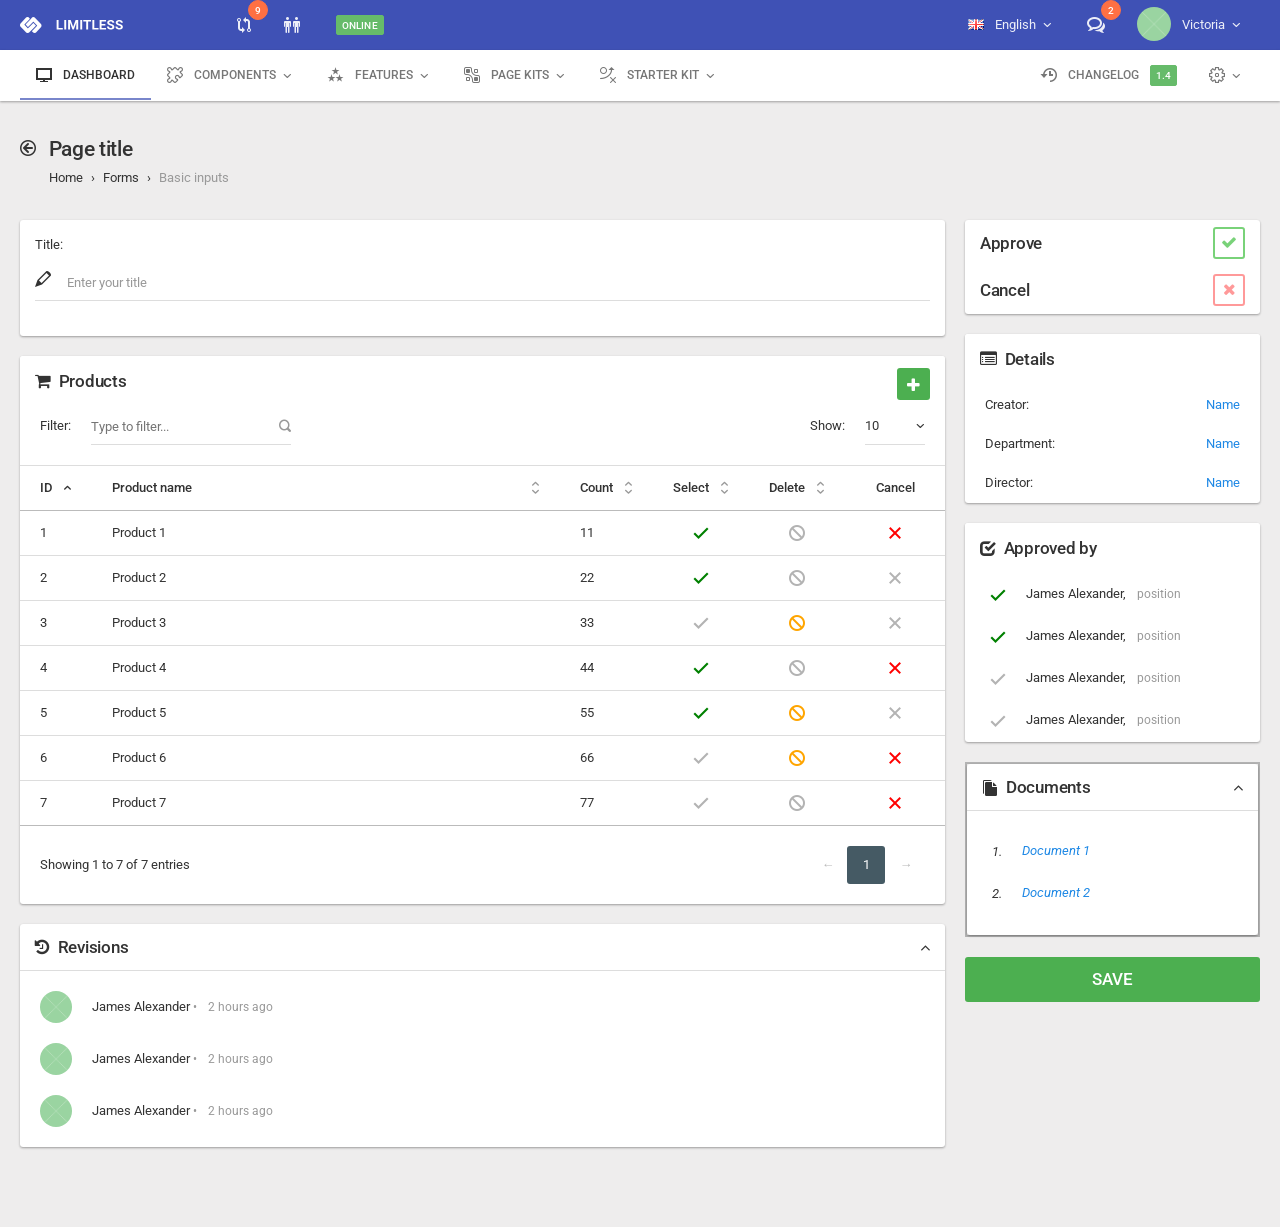
<file: index.html>
<!DOCTYPE html>
<html lang="en">
<head>
	<meta charset="utf-8">
	<meta http-equiv="X-UA-Compatible" content="IE=edge">
	<meta name="viewport" content="width=device-width, initial-scale=1">
	<title>Limitless</title>

	<!-- Global stylesheets -->
	<link href="https://fonts.googleapis.com/css?family=Roboto:400,300,100,500,700,900" rel="stylesheet" type="text/css">
	<link href="assets/css/icons/icomoon/styles.css" rel="stylesheet" type="text/css">
	<link href="assets/css/icons/fontawesome/styles.min.css" rel="stylesheet" type="text/css">
	<link href="assets/css/bootstrap.min.css" rel="stylesheet" type="text/css">
	<link href="assets/css/core.css" rel="stylesheet" type="text/css">
	<link href="assets/css/components.css" rel="stylesheet" type="text/css">
	<link href="assets/css/colors.css" rel="stylesheet" type="text/css">
	<!-- /global stylesheets -->
	
	<!-- Custom stylesheets -->
	<link rel="stylesheet" href="assets/css/custom.css">
	<!-- /custom stylesheets -->

	<!-- Core JS files -->
	<script type="text/javascript" src="assets/js/plugins/loaders/pace.min.js"></script>
	<script type="text/javascript" src="assets/js/core/libraries/jquery.min.js"></script>
	<script type="text/javascript" src="assets/js/core/libraries/bootstrap.min.js"></script>
	<script type="text/javascript" src="assets/js/plugins/loaders/blockui.min.js"></script>
	<script type="text/javascript" src="assets/js/plugins/ui/nicescroll.min.js"></script>
	<script type="text/javascript" src="assets/js/plugins/ui/drilldown.js"></script>
	<!-- /core JS files -->
	
    <!-- Theme JS files -->
	<script type="text/javascript" src="assets/js/plugins/tables/datatables/datatables.min.js"></script>
	<script type="text/javascript" src="assets/js/plugins/forms/selects/select2.min.js"></script>
	<script type="text/javascript" src="assets/js/pages/datatables_basic.js"></script>
    <!-- /theme JS files -->

	<!-- Theme JS files -->
	<script type="text/javascript" src="assets/js/plugins/visualization/d3/d3.min.js"></script>
	<script type="text/javascript" src="assets/js/plugins/visualization/d3/d3_tooltip.js"></script>
	<script type="text/javascript" src="assets/js/plugins/forms/styling/switchery.min.js"></script>
	<script type="text/javascript" src="assets/js/plugins/forms/styling/uniform.min.js"></script>
	<script type="text/javascript" src="assets/js/plugins/forms/selects/bootstrap_multiselect.js"></script>
	<script type="text/javascript" src="assets/js/plugins/ui/moment/moment.min.js"></script>
	<script type="text/javascript" src="assets/js/plugins/pickers/daterangepicker.js"></script>
	<script type="text/javascript" src="assets/js/core/app.js"></script>
	<script type="text/javascript" src="assets/js/pages/dashboard.js"></script>
	<script type="text/javascript" src="assets/js/plugins/ui/ripple.min.js"></script>
	<!-- /theme JS files -->
	
	


</head>

<body>

	<!-- Main navbar -->
	<div class="navbar navbar-inverse bg-indigo">
		<div class="navbar-header">
			<a class="navbar-brand" href="index.html"><img src="assets/images/logo_light.png" alt=""></a>

			<ul class="nav navbar-nav pull-right visible-xs-block">
				<li><a data-toggle="collapse" data-target="#navbar-mobile"><i class="icon-tree5"></i></a></li>
			</ul>
		</div>

		<div class="navbar-collapse collapse" id="navbar-mobile">
			<ul class="nav navbar-nav">
				<li class="dropdown">
					<a href="#" class="dropdown-toggle" data-toggle="dropdown">
						<i class="icon-git-compare"></i>
						<span class="visible-xs-inline-block position-right">Git updates</span>
						<span class="badge bg-warning-400">9</span>
					</a>
					
					<div class="dropdown-menu dropdown-content">
						<div class="dropdown-content-heading">
							Git updates
							<ul class="icons-list">
								<li><a href="#"><i class="icon-sync"></i></a></li>
							</ul>
						</div>

						<ul class="media-list dropdown-content-body width-350">
							<li class="media">
								<div class="media-left">
									<a href="#" class="btn border-primary text-primary btn-flat btn-rounded btn-icon btn-sm"><i class="icon-git-pull-request"></i></a>
								</div>

								<div class="media-body">
									Drop the IE <a href="#">specific hacks</a> for temporal inputs
									<div class="media-annotation">4 minutes ago</div>
								</div>
							</li>

							<li class="media">
								<div class="media-left">
									<a href="#" class="btn border-warning text-warning btn-flat btn-rounded btn-icon btn-sm"><i class="icon-git-commit"></i></a>
								</div>
								
								<div class="media-body">
									Add full font overrides for popovers and tooltips
									<div class="media-annotation">36 minutes ago</div>
								</div>
							</li>

							<li class="media">
								<div class="media-left">
									<a href="#" class="btn border-info text-info btn-flat btn-rounded btn-icon btn-sm"><i class="icon-git-branch"></i></a>
								</div>
								
								<div class="media-body">
									<a href="#">Chris Arney</a> created a new <span class="text-semibold">Design</span> branch
									<div class="media-annotation">2 hours ago</div>
								</div>
							</li>

							<li class="media">
								<div class="media-left">
									<a href="#" class="btn border-success text-success btn-flat btn-rounded btn-icon btn-sm"><i class="icon-git-merge"></i></a>
								</div>
								
								<div class="media-body">
									<a href="#">Eugene Kopyov</a> merged <span class="text-semibold">Master</span> and <span class="text-semibold">Dev</span> branches
									<div class="media-annotation">Dec 18, 18:36</div>
								</div>
							</li>

							<li class="media">
								<div class="media-left">
									<a href="#" class="btn border-primary text-primary btn-flat btn-rounded btn-icon btn-sm"><i class="icon-git-pull-request"></i></a>
								</div>
								
								<div class="media-body">
									Have Carousel ignore keyboard events
									<div class="media-annotation">Dec 12, 05:46</div>
								</div>
							</li>
						</ul>

						<div class="dropdown-content-footer">
							<a href="#" data-popup="tooltip" title="All activity"><i class="icon-menu display-block"></i></a>
						</div>
					</div>
				</li>

				<li class="dropdown">
					<a href="#" class="dropdown-toggle" data-toggle="dropdown">
						<i class="icon-people"></i>
						<span class="visible-xs-inline-block position-right">Users</span>
					</a>
					
					<div class="dropdown-menu dropdown-content">
						<div class="dropdown-content-heading">
							Users online
							<ul class="icons-list">
								<li><a href="#"><i class="icon-gear"></i></a></li>
							</ul>
						</div>

						<ul class="media-list dropdown-content-body width-300">
							<li class="media">
								<div class="media-left"><img src="assets/images/placeholder.jpg" class="img-circle img-sm" alt=""></div>
								<div class="media-body">
									<a href="#" class="media-heading text-semibold">Jordana Ansley</a>
									<span class="display-block text-muted text-size-small">Lead web developer</span>
								</div>
								<div class="media-right media-middle"><span class="status-mark border-success"></span></div>
							</li>

							<li class="media">
								<div class="media-left"><img src="assets/images/placeholder.jpg" class="img-circle img-sm" alt=""></div>
								<div class="media-body">
									<a href="#" class="media-heading text-semibold">Will Brason</a>
									<span class="display-block text-muted text-size-small">Marketing manager</span>
								</div>
								<div class="media-right media-middle"><span class="status-mark border-danger"></span></div>
							</li>

							<li class="media">
								<div class="media-left"><img src="assets/images/placeholder.jpg" class="img-circle img-sm" alt=""></div>
								<div class="media-body">
									<a href="#" class="media-heading text-semibold">Hanna Walden</a>
									<span class="display-block text-muted text-size-small">Project manager</span>
								</div>
								<div class="media-right media-middle"><span class="status-mark border-success"></span></div>
							</li>

							<li class="media">
								<div class="media-left"><img src="assets/images/placeholder.jpg" class="img-circle img-sm" alt=""></div>
								<div class="media-body">
									<a href="#" class="media-heading text-semibold">Dori Laperriere</a>
									<span class="display-block text-muted text-size-small">Business developer</span>
								</div>
								<div class="media-right media-middle"><span class="status-mark border-warning-300"></span></div>
							</li>

							<li class="media">
								<div class="media-left"><img src="assets/images/placeholder.jpg" class="img-circle img-sm" alt=""></div>
								<div class="media-body">
									<a href="#" class="media-heading text-semibold">Vanessa Aurelius</a>
									<span class="display-block text-muted text-size-small">UX expert</span>
								</div>
								<div class="media-right media-middle"><span class="status-mark border-grey-400"></span></div>
							</li>
						</ul>

						<div class="dropdown-content-footer">
							<a href="#" data-popup="tooltip" title="All users"><i class="icon-menu display-block"></i></a>
						</div>
					</div>
				</li>
			</ul>

			<p class="navbar-text"><span class="label bg-success-400">Online</span></p>

			<ul class="nav navbar-nav navbar-right">
				<li class="dropdown language-switch">
					<a class="dropdown-toggle" data-toggle="dropdown">
						<img src="assets/images/flags/gb.png" class="position-left" alt="">
						English
						<span class="caret"></span>
					</a>

					<ul class="dropdown-menu">
						<li><a class="deutsch"><img src="assets/images/flags/de.png" alt=""> Deutsch</a></li>
						<li><a class="ukrainian"><img src="assets/images/flags/ua.png" alt=""> Українська</a></li>
						<li><a class="english"><img src="assets/images/flags/gb.png" alt=""> English</a></li>
						<li><a class="espana"><img src="assets/images/flags/es.png" alt=""> España</a></li>
						<li><a class="russian"><img src="assets/images/flags/ru.png" alt=""> Русский</a></li>
					</ul>
				</li>

				<li class="dropdown">
					<a href="#" class="dropdown-toggle" data-toggle="dropdown">
						<i class="icon-bubbles4"></i>
						<span class="visible-xs-inline-block position-right">Messages</span>
						<span class="badge bg-warning-400">2</span>
					</a>
					
					<div class="dropdown-menu dropdown-content width-350">
						<div class="dropdown-content-heading">
							Messages
							<ul class="icons-list">
								<li><a href="#"><i class="icon-compose"></i></a></li>
							</ul>
						</div>

						<ul class="media-list dropdown-content-body">
							<li class="media">
								<div class="media-left">
									<img src="assets/images/placeholder.jpg" class="img-circle img-sm" alt="">
									<span class="badge bg-danger-400 media-badge">5</span>
								</div>

								<div class="media-body">
									<a href="#" class="media-heading">
										<span class="text-semibold">James Alexander</span>
										<span class="media-annotation pull-right">04:58</span>
									</a>

									<span class="text-muted">who knows, maybe that would be the best thing for me...</span>
								</div>
							</li>

							<li class="media">
								<div class="media-left">
									<img src="assets/images/placeholder.jpg" class="img-circle img-sm" alt="">
									<span class="badge bg-danger-400 media-badge">4</span>
								</div>

								<div class="media-body">
									<a href="#" class="media-heading">
										<span class="text-semibold">Margo Baker</span>
										<span class="media-annotation pull-right">12:16</span>
									</a>

									<span class="text-muted">That was something he was unable to do because...</span>
								</div>
							</li>

							<li class="media">
								<div class="media-left"><img src="assets/images/placeholder.jpg" class="img-circle img-sm" alt=""></div>
								<div class="media-body">
									<a href="#" class="media-heading">
										<span class="text-semibold">Jeremy Victorino</span>
										<span class="media-annotation pull-right">22:48</span>
									</a>

									<span class="text-muted">But that would be extremely strained and suspicious...</span>
								</div>
							</li>

							<li class="media">
								<div class="media-left"><img src="assets/images/placeholder.jpg" class="img-circle img-sm" alt=""></div>
								<div class="media-body">
									<a href="#" class="media-heading">
										<span class="text-semibold">Beatrix Diaz</span>
										<span class="media-annotation pull-right">Tue</span>
									</a>

									<span class="text-muted">What a strenuous career it is that I've chosen...</span>
								</div>
							</li>

							<li class="media">
								<div class="media-left"><img src="assets/images/placeholder.jpg" class="img-circle img-sm" alt=""></div>
								<div class="media-body">
									<a href="#" class="media-heading">
										<span class="text-semibold">Richard Vango</span>
										<span class="media-annotation pull-right">Mon</span>
									</a>
									
									<span class="text-muted">Other travelling salesmen live a life of luxury...</span>
								</div>
							</li>
						</ul>

						<div class="dropdown-content-footer">
							<a href="#" data-popup="tooltip" title="All messages"><i class="icon-menu display-block"></i></a>
						</div>
					</div>
				</li>

				<li class="dropdown dropdown-user">
					<a class="dropdown-toggle" data-toggle="dropdown">
						<img src="assets/images/placeholder.jpg" alt="">
						<span>Victoria</span>
						<i class="caret"></i>
					</a>

					<ul class="dropdown-menu dropdown-menu-right">
						<li><a href="#"><i class="icon-user-plus"></i> My profile</a></li>
						<li><a href="#"><i class="icon-coins"></i> My balance</a></li>
						<li><a href="#"><span class="badge badge-warning pull-right">58</span> <i class="icon-comment-discussion"></i> Messages</a></li>
						<li class="divider"></li>
						<li><a href="#"><i class="icon-cog5"></i> Account settings</a></li>
						<li><a href="#"><i class="icon-switch2"></i> Logout</a></li>
					</ul>
				</li>
			</ul>
		</div>
	</div>
	<!-- /main navbar -->


	<!-- Second navbar -->
	<div class="navbar navbar-default" id="navbar-second">
		<ul class="nav navbar-nav no-border visible-xs-block">
			<li><a class="text-center collapsed" data-toggle="collapse" data-target="#navbar-second-toggle"><i class="icon-menu7"></i></a></li>
		</ul>

		<div class="navbar-collapse collapse" id="navbar-second-toggle">
			<ul class="nav navbar-nav navbar-nav-material">
				<li class="active"><a href="index.html"><i class="icon-display4 position-left"></i> Dashboard</a></li>

				<li class="dropdown mega-menu mega-menu-wide">
					<a href="#" class="dropdown-toggle" data-toggle="dropdown"><i class="icon-puzzle4 position-left"></i> Components <span class="caret"></span></a>

					<div class="dropdown-menu dropdown-content">
						<div class="dropdown-content-body">
							<div class="row">
								<div class="col-md-3">
									<span class="menu-heading underlined">Forms</span>
									<ul class="menu-list">
										<li>
											<a href="#"><i class="icon-pencil3"></i> Form components</a>
											<ul>
												<li><a href="form_inputs_basic.html">Basic inputs</a></li>
												<li><a href="form_checkboxes_radios.html">Checkboxes &amp; radios</a></li>
												<li><a href="form_input_groups.html">Input groups</a></li>
												<li><a href="form_controls_extended.html">Extended controls</a></li>
												<li><a href="form_floating_labels.html">Floating labels</a></li>
												<li>
													<a href="#">Selects</a>
													<ul>
														<li><a href="form_select2.html">Select2 selects</a></li>
														<li><a href="form_multiselect.html">Bootstrap multiselect</a></li>
														<li><a href="form_select_box_it.html">SelectBoxIt selects</a></li>
														<li><a href="form_bootstrap_select.html">Bootstrap selects</a></li>
													</ul>
												</li>
												<li><a href="form_tag_inputs.html">Tag inputs</a></li>
												<li><a href="form_dual_listboxes.html">Dual Listboxes</a></li>
												<li><a href="form_editable.html">Editable forms</a></li>
												<li><a href="form_validation.html">Validation</a></li>
												<li><a href="form_inputs_grid.html">Inputs grid</a></li>
											</ul>
										</li>
										<li>
											<a href="#"><i class="icon-file-css"></i> JSON forms</a>
											<ul>
												<li><a href="alpaca_basic.html">Basic inputs</a></li>
												<li><a href="alpaca_advanced.html">Advanced inputs</a></li>
												<li><a href="alpaca_controls.html">Controls</a></li>
											</ul>
										</li>
										<li>
											<a href="#"><i class="icon-footprint"></i> Wizards</a>
											<ul>
												<li><a href="wizard_steps.html">Steps wizard</a></li>
												<li><a href="wizard_form.html">Form wizard</a></li>
												<li><a href="wizard_stepy.html">Stepy wizard</a></li>
											</ul>
										</li>
										<li>
											<a href="#"><i class="icon-spell-check"></i> Editors</a>
											<ul>
												<li><a href="editor_summernote.html">Summernote editor</a></li>
												<li><a href="editor_ckeditor.html">CKEditor</a></li>
												<li><a href="editor_wysihtml5.html">WYSIHTML5 editor</a></li>
												<li><a href="editor_code.html">Code editor</a></li>
											</ul>
										</li>
										<li>
											<a href="#"><i class="icon-select2"></i> Pickers</a>
											<ul>
												<li><a href="picker_date.html">Date &amp; time pickers</a></li>
												<li><a href="picker_color.html">Color pickers</a></li>
												<li><a href="picker_location.html">Location pickers</a></li>
											</ul>
										</li>
										<li>
											<a href="#"><i class="icon-insert-template"></i> Form layouts</a>
											<ul>
												<li><a href="form_layout_vertical.html">Vertical form</a></li>
												<li><a href="form_layout_horizontal.html">Horizontal form</a></li>
											</ul>
										</li>
									</ul>
								</div>
								<div class="col-md-3">
									<span class="menu-heading underlined">Appearance</span>
									<ul class="menu-list">
										<li>
											<a href="#"><i class="icon-grid"></i> Components</a>
											<ul>
												<li><a href="components_modals.html">Modals</a></li>
												<li><a href="components_dropdowns.html">Dropdown menus</a></li>
												<li><a href="components_tabs.html">Tabs component</a></li>
												<li><a href="components_pills.html">Pills component</a></li>
												<li><a href="components_navs.html">Accordion and navs</a></li>
												<li><a href="components_buttons.html">Buttons</a></li>
												<li><a href="components_notifications_pnotify.html">PNotify notifications</a></li>
												<li><a href="components_notifications_others.html">Other notifications</a></li>
												<li><a href="components_popups.html">Tooltips and popovers</a></li>
												<li><a href="components_alerts.html">Alerts</a></li>
												<li><a href="components_pagination.html">Pagination</a></li>
												<li><a href="components_labels.html">Labels and badges</a></li>
												<li><a href="components_loaders.html">Loaders and bars</a></li>
												<li><a href="components_thumbnails.html">Thumbnails</a></li>
												<li><a href="components_page_header.html">Page header</a></li>
												<li><a href="components_breadcrumbs.html">Breadcrumbs</a></li>
												<li><a href="components_media.html">Media objects</a></li>
												<li><a href="components_affix.html">Affix and Scrollspy</a></li>
											</ul>
										</li>
										<li>
											<a href="#"><i class="icon-browser"></i> Content panels</a>
											<ul>
												<li><a href="panels.html">Panels</a></li>
												<li><a href="panels_heading.html">Heading elements</a></li>
												<li><a href="panels_footer.html">Footer elements</a></li>
												<li><a href="panels_draggable.html">Draggable panels</a></li>
											</ul>
										</li>
										<li>
											<a href="#"><i class="icon-droplets"></i> Content styling</a>
											<ul>
												<li><a href="appearance_text_styling.html">Text styling</a></li>
												<li><a href="appearance_typography.html">Typography</a></li>
												<li><a href="appearance_helpers.html">Helper classes</a></li>
												<li><a href="appearance_syntax_highlighter.html">Syntax highlighter</a></li>
												<li><a href="appearance_content_grid.html">Grid system</a></li>
											</ul>
										</li>
										<li>
											<a href="#"><i class="icon-gift"></i> Extra components</a>
											<ul>
												<li><a href="extra_sliders_noui.html">NoUI sliders</a></li>
												<li><a href="extra_sliders_ion.html">Ion range sliders</a></li>
												<li><a href="extra_trees.html">Dynamic tree views</a></li>
												<li><a href="extra_context_menu.html">Context menu</a></li>
												<li><a href="extra_fab.html">Floating action buttons</a></li>
											</ul>
										</li>
										<li>
											<a href="#"><i class="icon-wrench3"></i> Tools</a>
											<ul>
												<li><a href="tools_session_timeout.html">Session timeout</a></li>
												<li><a href="tools_idle_timeout.html">Idle timeout</a></li>
											</ul>
										</li>
									</ul>
								</div>
								<div class="col-md-3">
									<span class="menu-heading underlined">Extensions</span>
									<ul class="menu-list">
										<li>
											<a href="#"><i class="icon-puzzle4"></i> Extensions</a>
											<ul>
												<li><a href="extension_image_cropper.html">Image cropper</a></li>
												<li><a href="extension_blockui.html">Block UI</a></li>
												<li><a href="extension_dnd.html">Drag and drop</a></li>
											</ul>
										</li>
										<li>
											<a href="#"><i class="icon-popout"></i> JQuery UI</a>
											<ul>
												<li><a href="jqueryui_interactions.html">Interactions</a></li>
												<li><a href="jqueryui_forms.html">Forms</a></li>
												<li><a href="jqueryui_components.html">Components</a></li>
												<li><a href="jqueryui_sliders.html">Sliders</a></li>
												<li><a href="jqueryui_navigation.html">Navigation</a></li>
											</ul>
										</li>
										<li>
											<a href="#"><i class="icon-upload"></i> File uploaders</a>
											<ul>
												<li><a href="uploader_plupload.html">Plupload</a></li>
												<li><a href="uploader_bootstrap.html">Bootstrap file uploader</a></li>
												<li><a href="uploader_dropzone.html">Dropzone</a></li>
											</ul>
										</li>
										<li>
											<a href="#"><i class="icon-calendar3"></i> Event calendars</a>
											<ul>
												<li><a href="fullcalendar_views.html">Basic views</a></li>
												<li><a href="fullcalendar_styling.html">Event styling</a></li>
												<li><a href="fullcalendar_formats.html">Language and time</a></li>
												<li><a href="fullcalendar_advanced.html">Advanced usage</a></li>
											</ul>
										</li>
										<li>
											<a href="#"><i class="icon-sphere"></i> Internationalization</a>
											<ul>
												<li><a href="internationalization_switch_direct.html">Direct translation</a></li>
												<li><a href="internationalization_switch_query.html">Querystring parameter</a></li>
												<li><a href="internationalization_on_init.html">Set language on init</a></li>
												<li><a href="internationalization_after_init.html">Set language after init</a></li>
												<li><a href="internationalization_fallback.html">Language fallback</a></li>
												<li><a href="internationalization_callbacks.html">Callbacks</a></li>
											</ul>
										</li>
									</ul>
								</div>
								<div class="col-md-3">
									<span class="menu-heading underlined">Tables</span>
									<ul class="menu-list">
										<li>
											<a href="#"><i class="icon-table2"></i> Basic tables</a>
											<ul>
												<li><a href="table_basic.html">Basic examples</a></li>
												<li><a href="table_sizing.html">Table sizing</a></li>
												<li><a href="table_borders.html">Table borders</a></li>
												<li><a href="table_styling.html">Table styling</a></li>
												<li><a href="table_elements.html">Table elements</a></li>
											</ul>
										</li>
										<li>
											<a href="#"><i class="icon-grid7"></i> Data tables</a>
											<ul>
												<li><a href="datatable_basic.html">Basic initialization</a></li>
												<li><a href="datatable_styling.html">Basic styling</a></li>
												<li><a href="datatable_advanced.html">Advanced examples</a></li>
												<li><a href="datatable_sorting.html">Sorting options</a></li>
												<li><a href="datatable_api.html">Using API</a></li>
												<li><a href="datatable_data_sources.html">Data sources</a></li>
											</ul>
										</li>
										<li>
											<a href="#"><i class="icon-alignment-unalign"></i> Data tables extensions</a>
											<ul>
												<li><a href="datatable_extension_reorder.html">Columns reorder</a></li>
												<li><a href="datatable_extension_row_reorder.html">Row reorder</a></li>
												<li><a href="datatable_extension_fixed_columns.html">Fixed columns</a></li>
												<li><a href="datatable_extension_fixed_header.html">Fixed header</a></li>
												<li><a href="datatable_extension_autofill.html">Auto fill</a></li>
												<li><a href="datatable_extension_key_table.html">Key table</a></li>
												<li><a href="datatable_extension_scroller.html">Scroller</a></li>
												<li><a href="datatable_extension_select.html">Select</a></li>
												<li>
													<a href="#">Buttons</a>
													<ul>
														<li><a href="datatable_extension_buttons_init.html">Initialization</a></li>
														<li><a href="datatable_extension_buttons_flash.html">Flash buttons</a></li>
														<li><a href="datatable_extension_buttons_print.html">Print buttons</a></li>
														<li><a href="datatable_extension_buttons_html5.html">HTML5 buttons</a></li>
													</ul>
												</li>

												<li><a href="datatable_extension_colvis.html">Columns visibility</a></li>
											</ul>
										</li>
										<li>
											<a href="#"><i class="icon-file-spreadsheet"></i> Handsontable</a>
											<ul>
												<li><a href="handsontable_basic.html">Basic configuration</a></li>
												<li><a href="handsontable_advanced.html">Advanced setup</a></li>
												<li><a href="handsontable_cols.html">Column features</a></li>
												<li><a href="handsontable_cells.html">Cell features</a></li>
												<li><a href="handsontable_types.html">Basic cell types</a></li>
												<li><a href="handsontable_custom_checks.html">Custom &amp; checkboxes</a></li>
												<li><a href="handsontable_ac_password.html">Autocomplete &amp; password</a></li>
												<li><a href="handsontable_search.html">Search</a></li>
												<li><a href="handsontable_context.html">Context menu</a></li>
											</ul>
										</li>
										<li>
											<a href="#"><i class="icon-versions"></i> Responsive options</a>
											<ul>
												<li><a href="table_responsive.html">Responsive basic tables</a></li>
												<li><a href="datatable_responsive.html">Responsive data tables</a></li>
											</ul>
										</li>
									</ul>
								</div>
							</div>
						</div>
					</div>
				</li>

				<li class="dropdown mega-menu mega-menu-wide">
					<a href="#" class="dropdown-toggle" data-toggle="dropdown"><i class="icon-stars position-left"></i> Features <span class="caret"></span></a>

					<div class="dropdown-menu dropdown-content">
						<div class="dropdown-content-body">
							<div class="row">
								<div class="col-md-3">
									<span class="menu-heading underlined">Main content</span>
									<ul class="menu-list">
										<li>
											<a href="#"><i class="icon-stack2"></i> Page layouts</a>
											<ul>
												<li><a href="layout_navbar_main_fixed.html">Fixed main navbar</a></li>
												<li><a href="layout_navbar_secondary_fixed.html">Fixed secondary navbar</a></li>
												<li><a href="layout_navbar_main_hideable.html">Hideable main navbar</a></li>
												<li><a href="layout_navbar_secondary_hideable.html">Hideable secondary navbar</a></li>
												<li><a href="layout_footer_fixed.html">Fixed footer</a></li>
												<li><a href="layout_sidebar_sticky_custom.html">Sticky sidebar (custom scroll)</a></li>
												<li><a href="layout_sidebar_sticky_native.html">Sticky sidebar (native scroll)</a></li>
											</ul>
										</li>
										<li>
											<a href="#"><i class="icon-align-center-horizontal"></i> Fixed width</a>
											<ul>
												<li><a href="boxed_full.html">Boxed full width</a></li>
												<li><a href="boxed_default.html">Boxed with default sidebar</a></li>
												<li><a href="boxed_mini.html">Boxed with mini sidebar</a></li>
											</ul>
										</li>
										<li>
											<a href="#"><i class="icon-copy"></i> Layouts</a>
											<ul>
												<li><a href="../../layout_1/LTR/index.html" id="layout1">Layout 1</a></li>
												<li><a href="../../layout_2/LTR/index.html" id="layout2">Layout 2</a></li>
												<li><a href="../../layout_3/LTR/index.html" id="layout3">Layout 3</a></li>
												<li><a href="index.html" id="layout4">Layout 4 <span class="label bg-warning-400">Current</span></a></li>
												<li><a href="../../layout_5/LTR/index.html" id="layout5">Layout 5</a></li>
												<li class="disabled"><a href="../../layout_6/LTR/index.html" id="layout6">Layout 6 <span class="label bg-slate-300">Coming soon</span></a></li>
											</ul>
										</li>
										<li>
											<a href="#"><i class="icon-droplet2"></i> Color system</a>
											<ul>
												<li><a href="colors_primary.html">Primary palette</a></li>
												<li><a href="colors_danger.html">Danger palette</a></li>
												<li><a href="colors_success.html">Success palette</a></li>
												<li><a href="colors_warning.html">Warning palette</a></li>
												<li><a href="colors_info.html">Info palette</a></li>
												<li class="divider"></li>
												<li><a href="colors_pink.html">Pink palette</a></li>
												<li><a href="colors_violet.html">Violet palette</a></li>
												<li><a href="colors_purple.html">Purple palette</a></li>
												<li><a href="colors_indigo.html">Indigo palette</a></li>
												<li><a href="colors_blue.html">Blue palette</a></li>
												<li><a href="colors_teal.html">Teal palette</a></li>
												<li><a href="colors_green.html">Green palette</a></li>
												<li><a href="colors_orange.html">Orange palette</a></li>
												<li><a href="colors_brown.html">Brown palette</a></li>
												<li><a href="colors_grey.html">Grey palette</a></li>
												<li><a href="colors_slate.html">Slate palette</a></li>
											</ul>
										</li>
										<li><a href="../RTL/index.html"><i class="icon-width"></i> RTL version</a></li>
									</ul>
								</div>
								<div class="col-md-3">
									<span class="menu-heading underlined">Layout</span>
									<ul class="menu-list">
										<li>
											<a href="#"><i class="icon-indent-decrease2"></i> Sidebars</a>
											<ul>
												<li><a href="sidebar_default_collapse.html">Default collapsible</a></li>
												<li><a href="sidebar_default_hide.html">Default hideable</a></li>
												<li><a href="sidebar_mini_collapse.html">Mini collapsible</a></li>
												<li><a href="sidebar_mini_hide.html">Mini hideable</a></li>
												<li>
													<a href="#">Dual sidebar</a>
													<ul>
														<li><a href="sidebar_dual.html">Dual sidebar</a></li>
														<li><a href="sidebar_dual_double_collapse.html">Dual double collapse</a></li>
														<li><a href="sidebar_dual_double_hide.html">Dual double hide</a></li>
														<li><a href="sidebar_dual_swap.html">Swap sidebars</a></li>
													</ul>
												</li>
												<li>
													<a href="#">Double sidebar</a>
													<ul>
														<li><a href="sidebar_double_collapse.html">Collapse main sidebar</a></li>
														<li><a href="sidebar_double_hide.html">Hide main sidebar</a></li>
														<li><a href="sidebar_double_fix_default.html">Fix default width</a></li>
														<li><a href="sidebar_double_fix_mini.html">Fix mini width</a></li>
														<li><a href="sidebar_double_visible.html">Opposite sidebar visible</a></li>
													</ul>
												</li>
												<li><a href="sidebar_categories.html">Separate categories</a></li>
												<li><a href="sidebar_hidden.html">Hidden sidebar</a></li>
												<li><a href="sidebar_dark.html">Dark sidebar</a></li>
												<li><a href="sidebar_components.html">Sidebar components</a></li>
											</ul>
										</li>
										<li>
											<a href="#"><i class="icon-sort"></i> Vertical navigation</a>
											<ul>
												<li><a href="navigation_vertical_collapsible.html">Collapsible menu</a></li>
												<li><a href="navigation_vertical_accordion.html">Accordion menu</a></li>
												<li><a href="navigation_vertical_sizing.html">Navigation sizing</a></li>
												<li><a href="navigation_vertical_bordered.html">Bordered navigation</a></li>
												<li><a href="navigation_vertical_right_icons.html">Right icons</a></li>
												<li><a href="navigation_vertical_labels_badges.html">Labels and badges</a></li>
												<li><a href="navigation_vertical_disabled.html">Disabled navigation links</a></li>
											</ul>
										</li>
										<li>
											<a href="#"><i class="icon-transmission"></i> Horizontal navigation</a>
											<ul>
												<li><a href="navigation_horizontal_click.html">Submenu on click</a></li>
												<li><a href="navigation_horizontal_hover.html">Submenu on hover</a></li>
												<li><a href="navigation_horizontal_elements.html">With custom elements</a></li>
												<li><a href="navigation_horizontal_tabs.html">Tabbed navigation</a></li>
												<li><a href="navigation_horizontal_disabled.html">Disabled navigation links</a></li>
												<li><a href="navigation_horizontal_mega.html">Horizontal mega menu</a></li>
											</ul>
										</li>
										<li>
											<a href="#"><i class="icon-paragraph-justify3"></i> Navbars</a>
											<ul>
												<li><a href="navbar_single.html">Single navbar</a></li>
												<li>
													<a href="#">Multiple navbars</a>
													<ul>
														<li><a href="navbar_multiple_navbar_navbar.html">Navbar + navbar</a></li>
														<li><a href="navbar_multiple_header_navbar.html">Header + navbar</a></li>
														<li><a href="navbar_multiple_navbar_content.html">Navbar + content</a></li>
														<li><a href="navbar_multiple_top_bottom.html">Top + bottom</a></li>
													</ul>
												</li>
												<li><a href="navbar_colors.html">Color options</a></li>
												<li><a href="navbar_sizes.html">Sizing options</a></li>
												<li><a href="navbar_hideable.html">Hide on scroll</a></li>
												<li><a href="navbar_components.html">Navbar components</a></li>
											</ul>
										</li>
										<li>
											<a href="#"><i class="icon-tree5"></i> Menu levels</a>
											<ul>
												<li><a href="#"><i class="icon-IE"></i> Second level</a></li>
												<li>
													<a href="#"><i class="icon-firefox"></i> Second level with child</a>
													<ul>
														<li><a href="#"><i class="icon-android"></i> Third level</a></li>
														<li>
															<a href="#"><i class="icon-apple2"></i> Third level with child</a>
															<ul>
																<li><a href="#"><i class="icon-html5"></i> Fourth level</a></li>
																<li><a href="#"><i class="icon-css3"></i> Fourth level</a></li>
															</ul>
														</li>
														<li><a href="#"><i class="icon-windows"></i> Third level</a></li>
													</ul>
												</li>
												<li><a href="#"><i class="icon-chrome"></i> Second level</a></li>
											</ul>
										</li>
									</ul>
								</div>
								<div class="col-md-3">
									<span class="menu-heading underlined">Data visualization</span>
									<ul class="menu-list">
										<li>
											<a href="#"><i class="icon-graph"></i> Echarts library</a>
											<ul>
												<li><a href="echarts_lines_areas.html">Lines and areas</a></li>
												<li><a href="echarts_columns_waterfalls.html">Columns and waterfalls</a></li>
												<li><a href="echarts_bars_tornados.html">Bars and tornados</a></li>
												<li><a href="echarts_scatter.html">Scatter charts</a></li>
												<li><a href="echarts_pies_donuts.html">Pies and donuts</a></li>
												<li><a href="echarts_funnels_chords.html">Funnels and chords</a></li>
												<li><a href="echarts_candlesticks_others.html">Candlesticks and others</a></li>
												<li><a href="echarts_combinations.html">Chart combinations</a></li>
											</ul>
										</li>
										<li>
											<a href="#"><i class="icon-statistics"></i> D3 library</a>
											<ul>
												<li><a href="d3_lines_basic.html">Simple lines</a></li>
												<li><a href="d3_lines_advanced.html">Advanced lines</a></li>
												<li><a href="d3_bars_basic.html">Simple bars</a></li>
												<li><a href="d3_bars_advanced.html">Advanced bars</a></li>
												<li><a href="d3_pies.html">Pie charts</a></li>
												<li><a href="d3_circle_diagrams.html">Circle diagrams</a></li>
												<li><a href="d3_tree.html">Tree layout</a></li>
												<li><a href="d3_other.html">Other charts</a></li>
											</ul>
										</li>
										<li>
											<a href="#"><i class="icon-stats-dots"></i> Dimple library</a>
											<ul>
												<li>
													<a href="#">Line charts</a>
													<ul>
														<li><a href="dimple_lines_horizontal.html">Horizontal orientation</a></li>
														<li><a href="dimple_lines_vertical.html">Vertical orientation</a></li>
													</ul>
												</li>
												<li>
													<a href="#">Bar charts</a>
													<ul>
														<li><a href="dimple_bars_horizontal.html">Horizontal orientation</a></li>
														<li><a href="dimple_bars_vertical.html">Vertical orientation</a></li>
													</ul>
												</li>
												<li>
													<a href="#">Area charts</a>
													<ul>
														<li><a href="dimple_area_horizontal.html">Horizontal orientation</a></li>
														<li><a href="dimple_area_vertical.html">Vertical orientation</a></li>
													</ul>
												</li>
												<li>
													<a href="#">Step charts</a>
													<ul>
														<li><a href="dimple_step_horizontal.html">Horizontal orientation</a></li>
														<li><a href="dimple_step_vertical.html">Vertical orientation</a></li>
													</ul>
												</li>
												<li><a href="dimple_pies.html">Pie charts</a></li>
												<li><a href="dimple_rings.html">Ring charts</a></li>
												<li><a href="dimple_scatter.html">Scatter charts</a></li>
												<li><a href="dimple_bubble.html">Bubble charts</a></li>
											</ul>
										</li>
										<li>
											<a href="#"><i class="icon-stats-bars"></i> C3 library</a>
											<ul>
												<li><a href="c3_lines_areas.html">Lines and areas</a></li>
												<li><a href="c3_bars_pies.html">Bars and pies</a></li>
												<li><a href="c3_advanced.html">Advanced examples</a></li>
												<li><a href="c3_axis.html">Chart axis</a></li>
												<li><a href="c3_grid.html">Grid options</a></li>
											</ul>
										</li>
										<li>
											<a href="#"><i class="icon-google"></i> Google visualization</a>
											<ul>
												<li><a href="google_lines.html">Line charts</a></li>
												<li><a href="google_bars.html">Bar charts</a></li>
												<li><a href="google_pies.html">Pie charts</a></li>
												<li><a href="google_scatter_bubble.html">Bubble &amp; scatter charts</a></li>
												<li><a href="google_other.html">Other charts</a></li>
											</ul>
										</li>
									</ul>
								</div>
								<div class="col-md-3">
									<span class="menu-heading underlined">Extras</span>
									<ul class="menu-list">
										<li><a href="animations_css3.html"><i class="icon-spinner3 spinner position-left"></i> CSS3 animations</a></li>
										<li>
											<a href="#"><i class="icon-spinner10 spinner position-left"></i> Velocity animations</a>
											<ul>
												<li><a href="animations_velocity_basic.html">Basic usage</a></li>
												<li><a href="animations_velocity_ui.html">UI pack effects</a></li>
												<li><a href="animations_velocity_examples.html">Advanced examples</a></li>
											</ul>
										</li>
										<li>
											<a href="#"><i class="icon-map5"></i> Maps integration</a>
											<ul>
												<li>
													<a href="#">Google maps</a>
													<ul>
														<li><a href="maps_google_basic.html">Basics</a></li>
														<li><a href="maps_google_controls.html">Controls</a></li>
														<li><a href="maps_google_markers.html">Markers</a></li>
														<li><a href="maps_google_drawings.html">Map drawings</a></li>
														<li><a href="maps_google_layers.html">Layers</a></li>
													</ul>
												</li>
												<li><a href="maps_vector.html">Vector maps</a></li>
											</ul>
										</li>
										<li>
											<a href="#"><i class="icon-magazine"></i> Timelines</a>
											<ul>
												<li><a href="timelines_left.html">Left timeline</a></li>
												<li><a href="timelines_right.html">Right timeline</a></li>
												<li><a href="timelines_center.html">Centered timeline</a></li>
											</ul>
										</li>
										<li>
											<a href="#"><i class="icon-thumbs-up2 position-left"></i> Icons</a>
											<ul>
												<li><a href="icons_glyphicons.html">Glyphicons</a></li>
												<li><a href="icons_icomoon.html">Icomoon</a></li>
												<li><a href="icons_fontawesome.html">Font awesome</a></li>
											</ul>
										</li>
									</ul>
								</div>
							</div>
						</div>
					</div>
				</li>

				<li class="dropdown">
					<a href="#" class="dropdown-toggle" data-toggle="dropdown">
						<i class="icon-make-group position-left"></i> Page kits <span class="caret"></span>
					</a>

					<ul class="dropdown-menu width-250">
						<li class="dropdown-header">Apps</li>
						<li class="dropdown-submenu">
							<a href="#"><i class="icon-task"></i> Task manager</a>
							<ul class="dropdown-menu width-200">
								<li class="dropdown-header highlight">Options</li>
								<li><a href="task_manager_grid.html">Task grid</a></li>
								<li><a href="task_manager_list.html">Task list</a></li>
								<li><a href="task_manager_detailed.html">Task detailed</a></li>
							</ul>
						</li>
						<li class="dropdown-submenu">
							<a href="#"><i class="icon-cash3"></i> Invoicing</a>
							<ul class="dropdown-menu width-200">
								<li class="dropdown-header highlight">Options</li>
								<li><a href="invoice_template.html">Invoice template</a></li>
								<li><a href="invoice_grid.html">Invoice grid</a></li>
								<li><a href="invoice_archive.html">Invoice archive</a></li>
							</ul>
						</li>
						<li class="dropdown-header">User</li>
						<li class="dropdown-submenu">
							<a href="#"><i class="icon-people"></i> User pages</a>
							<ul class="dropdown-menu width-200">
								<li class="dropdown-header highlight">Basic</li>
								<li><a href="user_pages_cards.html">User cards</a></li>
								<li><a href="user_pages_list.html">User list</a></li>
								<li class="dropdown-header highlight">Profiles</li>
								<li><a href="user_pages_profile.html">Simple profile</a></li>
								<li><a href="user_pages_profile_cover.html">Profile with cover</a></li>
							</ul>
						</li>
						<li class="dropdown-submenu">
							<a href="#"><i class="icon-user-plus"></i> Login &amp; registration</a>
							<ul class="dropdown-menu width-200">
								<li class="dropdown-header highlight">Basic</li>
								<li><a href="login_simple.html">Simple login</a></li>
								<li><a href="login_advanced.html">More login info</a></li>
								<li><a href="login_registration.html">Simple registration</a></li>
								<li><a href="login_registration_advanced.html">More registration info</a></li>
								<li><a href="login_validation.html">With validation</a></li>
								<li><a href="login_tabbed.html">Tabbed form</a></li>
								<li><a href="login_modals.html">Inside modals</a></li>
								<li class="dropdown-header highlight">Service</li>
								<li><a href="login_unlock.html">Unlock user</a></li>
								<li><a href="login_password_recover.html">Reset password</a></li>
								<li class="dropdown-header highlight">Other</li>
								<li><a href="login_hide_navbar.html">Hide navbar</a></li>
								<li><a href="login_transparent.html">Transparent box</a></li>
								<li><a href="login_background.html">Background option</a></li>
							</ul>
						</li>
						<li class="dropdown-header">Kits</li>
						<li class="dropdown-submenu">
							<a href="#"><i class="icon-search4"></i> Search</a>
							<ul class="dropdown-menu width-200">
								<li class="dropdown-header highlight">Basic</li>
								<li><a href="search_basic.html">Basic search results</a></li>
								<li><a href="search_users.html">User search results</a></li>
								<li class="dropdown-header highlight">Media</li>
								<li><a href="search_images.html">Image search results</a></li>
								<li><a href="search_videos.html">Video search results</a></li>
							</ul>
						</li>
						<li class="dropdown-submenu">
							<a href="#"><i class="icon-images2"></i> Gallery</a>
							<ul class="dropdown-menu width-200">
								<li class="dropdown-header highlight">Options</li>
								<li><a href="gallery_grid.html">Media grid</a></li>
								<li><a href="gallery_titles.html">Media with titles</a></li>
								<li><a href="gallery_description.html">Media with description</a></li>
								<li><a href="gallery_library.html">Media library</a></li>
							</ul>
						</li>
						<li class="dropdown-header">Tools</li>
						<li class="dropdown-submenu">
							<a href="#"><i class="icon-lifebuoy"></i> Support</a>
							<ul class="dropdown-menu width-200">
								<li class="dropdown-header highlight">Chats</li>
								<li><a href="support_conversation_layouts.html">Conversation layouts</a></li>
								<li><a href="support_conversation_options.html">Conversation options</a></li>
								<li class="dropdown-header highlight">Knowledgebase</li>
								<li><a href="support_knowledgebase.html">Knowledgebase</a></li>
								<li><a href="support_faq.html">FAQ page</a></li>
							</ul>
						</li>
						<li class="dropdown-submenu">
							<a href="#"><i class="icon-warning"></i> Error pages</a>
							<ul class="dropdown-menu width-200">
								<li class="dropdown-header highlight">Options</li>
								<li><a href="error_403.html">Error 403</a></li>
								<li><a href="error_404.html">Error 404</a></li>
								<li><a href="error_405.html">Error 405</a></li>
								<li><a href="error_500.html">Error 500</a></li>
								<li><a href="error_503.html">Error 503</a></li>
								<li><a href="error_offline.html">Offline page</a></li>
							</ul>
						</li>
					</ul>
				</li>

				<li class="dropdown">
					<a href="#" class="dropdown-toggle" data-toggle="dropdown">
						<i class="icon-strategy position-left"></i> Starter kit <span class="caret"></span>
					</a>

					<ul class="dropdown-menu width-200">
						<li class="dropdown-header">Basic layouts</li>
						<li class="dropdown-submenu">
							<a href="#" class="dropdown-toggle" data-toggle="dropdown"><i class="icon-grid2"></i> Columns</a>
							<ul class="dropdown-menu">
								<li class="dropdown-header highlight">Options</li>
								<li><a href="starters/1_col.html">One column</a></li>
								<li><a href="starters/2_col.html">Two columns</a></li>
								<li class="dropdown-submenu">
									<a href="#">Three columns</a>
									<ul class="dropdown-menu">
										<li class="dropdown-header highlight">Sidebar position</li>
										<li><a href="starters/3_col_dual.html">Dual sidebars</a></li>
										<li><a href="starters/3_col_double.html">Double sidebars</a></li>
									</ul>
								</li>
								<li><a href="starters/4_col.html">Four columns</a></li>
							</ul>
						</li>
						<li class="dropdown-submenu">
							<a href="#" class="dropdown-toggle" data-toggle="dropdown"><i class="icon-paragraph-justify3"></i> Navbars</a>
							<ul class="dropdown-menu">
								<li class="dropdown-header highlight">Fixed navbars</li>
								<li><a href="starters/layout_navbar_fixed_main.html">Fixed main navbar</a></li>
								<li><a href="starters/layout_navbar_fixed_secondary.html">Fixed secondary navbar</a></li>
								<li><a href="starters/layout_navbar_fixed_both.html">Both navbars fixed</a></li>
							</ul>
						</li>
						<li class="dropdown-header">Optional layouts</li>
						<li><a href="starters/layout_boxed.html"><i class="icon-align-center-horizontal"></i> Fixed width</a></li>
						<li><a href="starters/layout_sidebar_sticky.html"><i class="icon-flip-vertical3"></i> Sticky sidebar</a></li>
					</ul>
				</li>
			</ul>

			<ul class="nav navbar-nav navbar-nav-material navbar-right">
				<li>
					<a href="changelog.html">
						<i class="icon-history position-left"></i>
						Changelog
						<span class="label label-inline position-right bg-success-400">1.4</span>
					</a>
				</li>

				<li class="dropdown">
					<a href="#" class="dropdown-toggle" data-toggle="dropdown">
						<i class="icon-cog3"></i>
						<span class="visible-xs-inline-block position-right">Share</span>
						<span class="caret"></span>
					</a>

					<ul class="dropdown-menu dropdown-menu-right">
						<li><a href="#"><i class="icon-user-lock"></i> Account security</a></li>
						<li><a href="#"><i class="icon-statistics"></i> Analytics</a></li>
						<li><a href="#"><i class="icon-accessibility"></i> Accessibility</a></li>
						<li class="divider"></li>
						<li><a href="#"><i class="icon-gear"></i> All settings</a></li>
					</ul>
				</li>
			</ul>
		</div>
	</div>
	<!-- /second navbar -->


	<!-- Page header -->
	<div class="page-header">
		<div class="page-header-content">
			<div class="page-title">
				<h3><i class="icon-arrow-left52 position-left"></i> <span class="text-semibold">Page title</span></h3>
				<ul class="breadcrumb breadcrumb-caret position-right">
					<li><a href="index.html">Home</a></li>
					<li><a href="form_inputs_basic.html">Forms</a></li>
					<li class="active">Basic inputs</li>
				</ul>
			</div>
		</div>
	</div>
	<!-- /page header -->


	<!-- Page container -->
	<div class="page-container">

		<!-- Page content -->
		<div class="page-content">

			<!-- Main content -->
			<div class="content-wrapper">

				<div class="row">
				
				    <!-- Left content -->
					<div class="col-lg-9 left-content">

						<!-- Title input -->
						<form action="#" id="title">
                           <div class="panel-body panel title-wrap">
                                <div class="form-group has-feedback has-feedback-left title">
                                    <label>Title:</label>
                                    <input type="text" class="form-control" placeholder="Enter your title">
                                    <div class="form-control-feedback">
                                        <i class="icon-pencil3"></i>
                                    </div>
                                </div>
                            </div>
						</form>
						<!-- /title input -->
                
                        <!-- Products table -->
                        <div id="products" class="panel panel-flat">
                            <div class="panel-heading block-heading">
                                <h5 class="panel-title text-semibold"><i class="fa fa-shopping-cart position-left"></i>Products 
                                    <a href="#" class="btn-xs btn-success pull-right add-btn"><i class="fa fa-plus"></i></a>
                                </h5>
                            </div>

                            <table class="table datatable-basic">
                                <thead>
                                    <tr>
                                        <th style="width: 50px">ID</th>
                                        <th>Product name</th>
                                        <th style="width: 80px">Count</th>
                                        <th class="text-center select" style="width: 50px">Select</th>
                                        <th class="text-center delete" style="width: 50px">Delete</th>
                                        <th class="text-center cancel" style="width: 50px">Cancel</th>
                                    </tr>
                                </thead>
                                <tbody>
                                    <tr>
                                        <td>1</td>
                                        <td>Product 1</td>
                                        <td contenteditable="true">11</td>
                                        <td class="text-center"><a href="#"><i class="icon-checkmark3 select-icon active"></i></a></td>
                                        <td class="text-center"><a href="#"><i class="icon-blocked delete-icon"></i></a></td>
                                        <td class="text-center"><a href="#"><i class="icon-cross2 cancel-icon active"></i></a></td>
                                    </tr>
                                    <tr>
                                        <td>2</td>
                                        <td>Product 2</td>
                                        <td contenteditable="true">22</td>
                                        <td class="text-center"><a href="#"><i class="icon-checkmark3 select-icon active"></i></a></td>
                                        <td class="text-center"><a href="#"><i class="icon-blocked delete-icon"></i></a></td>
                                        <td class="text-center"><a href="#"><i class="icon-cross2 cancel-icon"></i></a></td>
                                    </tr>
                                    <tr>
                                        <td>3</td>
                                        <td>Product 3</td>
                                        <td contenteditable="true">33</td>
                                        <td class="text-center"><a href="#"><i class="icon-checkmark3 select-icon"></i></a></td>
                                        <td class="text-center"><a href="#"><i class="icon-blocked delete-icon active"></i></a></td>
                                        <td class="text-center"><a href="#"><i class="icon-cross2 cancel-icon"></i></a></td>
                                    </tr>
                                    <tr>
                                        <td>4</td>
                                        <td>Product 4</td>
                                        <td contenteditable="true">44</td>
                                        <td class="text-center"><a href="#"><i class="icon-checkmark3 select-icon active"></i></a></td>
                                        <td class="text-center"><a href="#"><i class="icon-blocked delete-icon"></i></a></td>
                                        <td class="text-center"><a href="#"><i class="icon-cross2 cancel-icon active"></i></a></td>
                                    </tr>
                                    <tr>
                                        <td>5</td>
                                        <td>Product 5</td>
                                        <td contenteditable="true">55</td>
                                        <td class="text-center"><a href="#"><i class="icon-checkmark3 select-icon active"></i></a></td>
                                        <td class="text-center"><a href="#"><i class="icon-blocked delete-icon active"></i></a></td>
                                        <td class="text-center"><a href="#"><i class="icon-cross2 cancel-icon"></i></a></td>
                                    </tr>
                                    <tr>
                                        <td>6</td>
                                        <td>Product 6</td>
                                        <td contenteditable="true">66</td>
                                        <td class="text-center"><a href="#"><i class="icon-checkmark3 select-icon"></i></a></td>
                                        <td class="text-center"><a href="#"><i class="icon-blocked delete-icon active"></i></a></td>
                                        <td class="text-center"><a href="#"><i class="icon-cross2 cancel-icon active"></i></a></td>
                                    </tr>
                                    <tr>
                                        <td>7</td>
                                        <td>Product 7</td>
                                        <td contenteditable="true">77</td>
                                        <td class="text-center"><a href="#"><i class="icon-checkmark3 select-icon"></i></a></td>
                                        <td class="text-center"><a href="#"><i class="icon-blocked delete-icon"></i></a></td>
                                        <td class="text-center"><a href="#"><i class="icon-cross2 cancel-icon active"></i></a></td>
                                    </tr>
                                </tbody>
                            </table>
                        </div>
                        <!-- /products table -->
                        
                        <!-- Revisions -->
                        <div id="revisions" class="panel-group panel-group-control panel-group-control-right">
							<div class="panel carousel-content">
								<div class="panel-heading block-heading">
									<h5 class="panel-title text-semibold carousel-title">
										<a data-toggle="collapse" href="#revisions-content"><i class="fa fa-history position-left"></i>Revisions</a>
									</h5>
								</div>
								<div id="revisions-content" class="panel-collapse collapse in">
                                    <div class="panel-body">
                                        <div class="media revision">
                                            <div class="media-left">
                                                <a href="#"><img src="assets/images/placeholder.jpg" class="img-circle img-xs" alt=""></a>
                                            </div>

                                            <div class="media-body">
                                                <a href="#" class="text-default">James Alexander </a>
                                                <span class="media-annotation dotted">2 hours ago</span>
                                            </div>
                                        </div>
                                        <div class="media revision">
                                            <div class="media-left">
                                                <a href="#"><img src="assets/images/placeholder.jpg" class="img-circle img-xs" alt=""></a>
                                            </div>

                                            <div class="media-body">
                                                <a href="#" class="text-default">James Alexander </a>
                                                <span class="media-annotation dotted">2 hours ago</span>
                                            </div>
                                        </div>
                                        <div class="media revision">
                                            <div class="media-left">
                                                <a href="#"><img src="assets/images/placeholder.jpg" class="img-circle img-xs" alt=""></a>
                                            </div>

                                            <div class="media-body">
                                                <a href="#" class="text-default">James Alexander </a>
                                                <span class="media-annotation dotted">2 hours ago</span>
                                            </div>
                                        </div>
                                    </div>
                                </div>
				            </div>
						</div>
						<!-- /revisions -->
                
					</div>
					<!-- /left content -->
					
					
                    <!-- Right content -->
					<div class="col-lg-3 right-content">
					
                        <!-- Actions -->
                        <div id="actions" class="panel">
							<div class="panel-heading block-heading action">
								<h5 class="panel-title text-semibold">Approve</h5>
								<a href="#" class="btn btn-flat btn-icon btn-xs pull-right approve-btn action-btn"><i class="fa fa-check fa-lg"></i></a>
							</div>
							<div class="panel-heading block-heading action">
								<h5 class="panel-title text-semibold">Cancel</h5>
								<a href="#" class="btn btn-flat btn-icon btn-xs pull-right cancel-btn action-btn"><i class="fa fa-close fa-lg"></i></a>
							</div>
						</div>
                        <!-- /actions -->
                        
                        <!-- Details -->
                        <div class="panel panel-flat">
							<div class="panel-heading block-heading">
								<h5 class="panel-title text-semibold"><i class="fa fa-list-alt position-left"></i>Details</h5>
							</div>
							<div class="panel-body details-list">
								 <ul>
                                    <li class="list-group-item">
                                        Creator:<a href="#" class="pull-right">Name</a>
                                    </li>
                                    <li class="list-group-item">
                                        Department:<a href="#" class="pull-right">Name</a>
                                    </li>
                                    <li class="list-group-item">
                                        Director:<a href="#" class="pull-right">Name</a>
                                     </li>
                                </ul>
							</div>
						</div>
                        <!-- /details -->
                        
                        <!-- Approvals -->
						<div id="approvals" class="panel panel-flat">
							<div class="panel-heading block-heading">
								<h5 class="panel-title text-semibold"><i class="glyphicon glyphicon-check position-left"></i>Approved by</h5>
							</div>

							<ul class="media-list media-list-linked block-list">
								<li class="media block-item">
									<div class="media-body">
                                        <div class="media-left media-middle">
                                            <i class="icon-checkmark3 icon active"></i>
                                        </div>
                                        <div class="media-right position">
                                            <div class="media-heading">James Alexander, <span class="text-muted media-annotation">position</span></div>
                                        </div>
                                    </div>
								</li>
								<li class="media block-item">
									<div class="media-body">
                                        <div class="media-left media-middle">
                                            <i class="icon-checkmark3 icon active"></i>
                                        </div>
                                        <div class="media-right position">
                                            <div class="media-heading">James Alexander, <span class="text-muted media-annotation">position</span></div>
                                        </div>
                                    </div>
								</li>
								<li class="media block-item">
									<div class="media-body">
                                        <div class="media-left media-middle"> 
                                            <i class="icon-checkmark3 icon"></i>
                                        </div>
                                        <div class="media-right position">
                                            <div class="media-heading">James Alexander, <span class="text-muted media-annotation">position</span></div>
                                        </div>
                                    </div>
								</li>
								<li class="media block-item">
									<div class="media-body">
                                        <div class="media-left media-middle">
                                            <i class="icon-checkmark3 icon"></i>
                                        </div>
                                        <div class="media-right position">
                                            <div class="media-heading">James Alexander, <span class="text-muted media-annotation">position</span></div>
                                        </div>
                                    </div>
								</li>
							</ul>
						</div>
						<!-- /approvals -->
						
						<!-- Documents -->
						 <div id="documents" class="panel-group panel-group-control panel-group-control-right">
							<div class="panel carousel-content">
								<div class="panel-heading block-heading">
									<h5 class="panel-title text-semibold carousel-title">
										<a data-toggle="collapse" href="#documents-content"><i class="icon-files-empty2 position-left"></i>Documents</a>
									</h5>
								</div>
								<div id="documents-content" class="panel-collapse collapse in">
                                    <div class="panel-body">
                                        <ul class="media-list media-list-linked block-list">
                                            <li class="media block-item">
                                                <div class="media-body">
                                                    <div class="media-left media-middle"><em>1.</em></div>
                                                    <div class="media-right document">
                                                        <a href="#" class="media-heading"><em>Document 1</em></a>
                                                    </div>
                                                </div>
                                            </li>
                                            <li class="media block-item">
                                                <div class="media-body">
                                                    <div class="media-left media-middle"><em>2.</em></div>
                                                    <div class="media-right document">
                                                        <a href="#" class="media-heading"><em>Document 2</em></a>
                                                    </div>
                                                </div>
                                            </li>
                                        </ul>
                                    </div>
                                </div>
				            </div>
						</div>
						<!-- /documents -->
						
						<!-- Save button -->
						<div class="text-center text-uppercase">
	                    	<button type="button" class="btn btn-success btn-block save-btn">Save</button>
						</div>
						<!-- /save button -->

					</div>
					 <!-- /right content -->
					
				</div>
				<!-- /main charts -->

			</div>
			<!-- /main content -->

		</div>
		<!-- /page content -->

	</div>
	<!-- /page container -->


</body>
</html>
</file>
<file: assets/css/icons/icomoon/styles.css>
@font-face {
	font-family: 'icomoon';
	src:url('fonts/icomoon.eot?3p0rtw');
	src:url('fonts/icomoon.eot?#iefix3p0rtw') format('embedded-opentype'),
		url('fonts/icomoon.woff?3p0rtw') format('woff'),
		url('fonts/icomoon.ttf?3p0rtw') format('truetype'),
		url('fonts/icomoon.svg?3p0rtw#icomoon') format('svg');
	font-weight: normal;
	font-style: normal;
}

[class^="icon-"], [class*=" icon-"] {
	font-family: 'icomoon';
	speak: none;
	font-style: normal;
	font-weight: normal;
	font-variant: normal;
	text-transform: none;
	line-height: 1;
	min-width: 1em;
	display: inline-block;
	text-align: center;
	font-size: 16px;
	vertical-align: middle;
	position: relative;
	top: -1px;

	/* Better Font Rendering =========== */
	-webkit-font-smoothing: antialiased;
	-moz-osx-font-smoothing: grayscale;
}

.icon-2x {
	font-size: 32px;
}
.icon-3x {
	font-size: 48px;
}

.icon-bordered {
	padding: 5px;
	border: 2px solid;
	border-radius: 50%;
}

.icon-home:before{content:"\e900";}
.icon-home2:before{content:"\e901";}
.icon-home5:before{content:"\e904";}
.icon-home7:before{content:"\e906";}
.icon-home8:before{content:"\e907";}
.icon-home9:before{content:"\e908";}
.icon-office:before{content:"\e909";}
.icon-city:before{content:"\e90a";}
.icon-newspaper:before{content:"\e90b";}
.icon-magazine:before{content:"\e90c";}
.icon-design:before{content:"\e90d";}
.icon-pencil:before{content:"\e90e";}
.icon-pencil3:before{content:"\e910";}
.icon-pencil4:before{content:"\e911";}
.icon-pencil5:before{content:"\e912";}
.icon-pencil6:before{content:"\e913";}
.icon-pencil7:before{content:"\e914";}
.icon-eraser:before{content:"\e915";}
.icon-eraser2:before{content:"\e916";}
.icon-eraser3:before{content:"\e917";}
.icon-quill2:before{content:"\e919";}
.icon-quill4:before{content:"\e91b";}
.icon-pen:before{content:"\e91c";}
.icon-pen-plus:before{content:"\e91d";}
.icon-pen-minus:before{content:"\e91e";}
.icon-pen2:before{content:"\e91f";}
.icon-blog:before{content:"\e925";}
.icon-pen6:before{content:"\e927";}
.icon-brush:before{content:"\e928";}
.icon-spray:before{content:"\e929";}
.icon-color-sampler:before{content:"\e92c";}
.icon-toggle:before{content:"\e92d";}
.icon-bucket:before{content:"\e92e";}
.icon-gradient:before{content:"\e930";}
.icon-eyedropper:before{content:"\e931";}
.icon-eyedropper2:before{content:"\e932";}
.icon-eyedropper3:before{content:"\e933";}
.icon-droplet:before{content:"\e934";}
.icon-droplet2:before{content:"\e935";}
.icon-color-clear:before{content:"\e937";}
.icon-paint-format:before{content:"\e938";}
.icon-stamp:before{content:"\e939";}
.icon-image2:before{content:"\e93c";}
.icon-image-compare:before{content:"\e93d";}
.icon-images2:before{content:"\e93e";}
.icon-image3:before{content:"\e93f";}
.icon-images3:before{content:"\e940";}
.icon-image4:before{content:"\e941";}
.icon-image5:before{content:"\e942";}
.icon-camera:before{content:"\e944";}
.icon-shutter:before{content:"\e947";}
.icon-headphones:before{content:"\e948";}
.icon-headset:before{content:"\e949";}
.icon-music:before{content:"\e94a";}
.icon-album:before{content:"\e950";}
.icon-tape:before{content:"\e952";}
.icon-piano:before{content:"\e953";}
.icon-speakers:before{content:"\e956";}
.icon-play:before{content:"\e957";}
.icon-clapboard-play:before{content:"\e959";}
.icon-clapboard:before{content:"\e95a";}
.icon-media:before{content:"\e95b";}
.icon-presentation:before{content:"\e95c";}
.icon-movie:before{content:"\e95d";}
.icon-film:before{content:"\e95e";}
.icon-film2:before{content:"\e95f";}
.icon-film3:before{content:"\e960";}
.icon-film4:before{content:"\e961";}
.icon-video-camera:before{content:"\e962";}
.icon-video-camera2:before{content:"\e963";}
.icon-video-camera-slash:before{content:"\e964";}
.icon-video-camera3:before{content:"\e965";}
.icon-dice:before{content:"\e96a";}
.icon-chess-king:before{content:"\e972";}
.icon-chess-queen:before{content:"\e973";}
.icon-chess:before{content:"\e978";}
.icon-megaphone:before{content:"\e97a";}
.icon-new:before{content:"\e97b";}
.icon-connection:before{content:"\e97c";}
.icon-station:before{content:"\e981";}
.icon-satellite-dish2:before{content:"\e98a";}
.icon-feed:before{content:"\e9b3";}
.icon-mic2:before{content:"\e9ce";}
.icon-mic-off2:before{content:"\e9e0";}
.icon-book:before{content:"\e9e1";}
.icon-book2:before{content:"\e9e9";}
.icon-book-play:before{content:"\e9fd";}
.icon-book3:before{content:"\ea01";}
.icon-bookmark:before{content:"\ea02";}
.icon-books:before{content:"\ea03";}
.icon-archive:before{content:"\ea04";}
.icon-reading:before{content:"\ea05";}
.icon-library2:before{content:"\ea06";}
.icon-graduation2:before{content:"\ea07";}
.icon-file-text:before{content:"\ea08";}
.icon-profile:before{content:"\ea09";}
.icon-file-empty:before{content:"\ea0a";}
.icon-file-empty2:before{content:"\ea0b";}
.icon-files-empty:before{content:"\ea0c";}
.icon-files-empty2:before{content:"\ea0d";}
.icon-file-plus:before{content:"\ea0e";}
.icon-file-plus2:before{content:"\ea0f";}
.icon-file-minus:before{content:"\ea10";}
.icon-file-minus2:before{content:"\ea11";}
.icon-file-download:before{content:"\ea12";}
.icon-file-download2:before{content:"\ea13";}
.icon-file-upload:before{content:"\ea14";}
.icon-file-upload2:before{content:"\ea15";}
.icon-file-check:before{content:"\ea16";}
.icon-file-check2:before{content:"\ea17";}
.icon-file-eye:before{content:"\ea18";}
.icon-file-eye2:before{content:"\ea19";}
.icon-file-text2:before{content:"\ea1a";}
.icon-file-text3:before{content:"\ea1b";}
.icon-file-picture:before{content:"\ea1c";}
.icon-file-picture2:before{content:"\ea1d";}
.icon-file-music:before{content:"\ea1e";}
.icon-file-music2:before{content:"\ea1f";}
.icon-file-play:before{content:"\ea20";}
.icon-file-play2:before{content:"\ea21";}
.icon-file-video:before{content:"\ea22";}
.icon-file-video2:before{content:"\ea23";}
.icon-copy:before{content:"\ea24";}
.icon-copy2:before{content:"\ea25";}
.icon-file-zip:before{content:"\ea26";}
.icon-file-zip2:before{content:"\ea27";}
.icon-file-xml:before{content:"\ea28";}
.icon-file-xml2:before{content:"\ea29";}
.icon-file-css:before{content:"\ea2a";}
.icon-file-css2:before{content:"\ea2b";}
.icon-file-presentation:before{content:"\ea2c";}
.icon-file-presentation2:before{content:"\ea2d";}
.icon-file-stats:before{content:"\ea2e";}
.icon-file-stats2:before{content:"\ea2f";}
.icon-file-locked:before{content:"\ea30";}
.icon-file-locked2:before{content:"\ea31";}
.icon-file-spreadsheet:before{content:"\ea32";}
.icon-file-spreadsheet2:before{content:"\ea33";}
.icon-copy3:before{content:"\ea34";}
.icon-copy4:before{content:"\ea35";}
.icon-paste:before{content:"\ea36";}
.icon-paste2:before{content:"\ea37";}
.icon-paste3:before{content:"\ea38";}
.icon-paste4:before{content:"\ea39";}
.icon-stack:before{content:"\ea3a";}
.icon-stack2:before{content:"\ea3b";}
.icon-stack3:before{content:"\ea3c";}
.icon-folder:before{content:"\ea3d";}
.icon-folder-search:before{content:"\ea3e";}
.icon-folder-download:before{content:"\ea3f";}
.icon-folder-upload:before{content:"\ea40";}
.icon-folder-plus:before{content:"\ea41";}
.icon-folder-plus2:before{content:"\ea42";}
.icon-folder-minus:before{content:"\ea43";}
.icon-folder-minus2:before{content:"\ea44";}
.icon-folder-check:before{content:"\ea45";}
.icon-folder-heart:before{content:"\ea46";}
.icon-folder-remove:before{content:"\ea47";}
.icon-folder2:before{content:"\ea48";}
.icon-folder-open:before{content:"\ea49";}
.icon-folder3:before{content:"\ea4a";}
.icon-folder4:before{content:"\ea4b";}
.icon-folder-plus3:before{content:"\ea4c";}
.icon-folder-minus3:before{content:"\ea4d";}
.icon-folder-plus4:before{content:"\ea4e";}
.icon-folder-minus4:before{content:"\ea4f";}
.icon-folder-download2:before{content:"\ea50";}
.icon-folder-upload2:before{content:"\ea51";}
.icon-folder-download3:before{content:"\ea52";}
.icon-folder-upload3:before{content:"\ea53";}
.icon-folder5:before{content:"\ea54";}
.icon-folder-open2:before{content:"\ea55";}
.icon-folder6:before{content:"\ea56";}
.icon-folder-open3:before{content:"\ea57";}
.icon-certificate:before{content:"\ea58";}
.icon-cc:before{content:"\ea59";}
.icon-price-tag:before{content:"\ea5a";}
.icon-price-tag2:before{content:"\ea5b";}
.icon-price-tags:before{content:"\ea5c";}
.icon-price-tag3:before{content:"\ea5d";}
.icon-price-tags2:before{content:"\ea5e";}
.icon-barcode2:before{content:"\ea5f";}
.icon-qrcode:before{content:"\ea60";}
.icon-ticket:before{content:"\ea61";}
.icon-theater:before{content:"\ea62";}
.icon-store:before{content:"\ea63";}
.icon-store2:before{content:"\ea64";}
.icon-cart:before{content:"\ea65";}
.icon-cart2:before{content:"\ea66";}
.icon-cart4:before{content:"\ea67";}
.icon-cart5:before{content:"\ea68";}
.icon-cart-add:before{content:"\ea69";}
.icon-cart-add2:before{content:"\ea6a";}
.icon-cart-remove:before{content:"\ea6b";}
.icon-basket:before{content:"\ea6c";}
.icon-bag:before{content:"\ea6d";}
.icon-percent:before{content:"\ea6f";}
.icon-coins:before{content:"\ea70";}
.icon-coin-dollar:before{content:"\ea71";}
.icon-coin-euro:before{content:"\ea72";}
.icon-coin-pound:before{content:"\ea73";}
.icon-coin-yen:before{content:"\ea74";}
.icon-piggy-bank:before{content:"\ea75";}
.icon-wallet:before{content:"\ea76";}
.icon-cash:before{content:"\ea77";}
.icon-cash2:before{content:"\ea78";}
.icon-cash3:before{content:"\ea79";}
.icon-cash4:before{content:"\ea7a";}
.icon-credit-card:before{content:"\ea6e";}
.icon-credit-card2:before{content:"\ea7b";}
.icon-calculator4:before{content:"\ea7c";}
.icon-calculator2:before{content:"\ea7d";}
.icon-calculator3:before{content:"\ea7e";}
.icon-chip:before{content:"\ea7f";}
.icon-lifebuoy:before{content:"\ea80";}
.icon-phone:before{content:"\ea81";}
.icon-phone2:before{content:"\ea82";}
.icon-phone-slash:before{content:"\ea83";}
.icon-phone-wave:before{content:"\ea84";}
.icon-phone-plus:before{content:"\ea85";}
.icon-phone-minus:before{content:"\ea86";}
.icon-phone-plus2:before{content:"\ea87";}
.icon-phone-minus2:before{content:"\ea88";}
.icon-phone-incoming:before{content:"\ea89";}
.icon-phone-outgoing:before{content:"\ea8a";}
.icon-phone-hang-up:before{content:"\ea8e";}
.icon-address-book:before{content:"\ea90";}
.icon-address-book2:before{content:"\ea91";}
.icon-address-book3:before{content:"\ea92";}
.icon-notebook:before{content:"\ea93";}
.icon-envelop:before{content:"\ea94";}
.icon-envelop2:before{content:"\ea95";}
.icon-envelop3:before{content:"\ea96";}
.icon-envelop4:before{content:"\ea97";}
.icon-envelop5:before{content:"\ea98";}
.icon-mailbox:before{content:"\ea99";}
.icon-pushpin:before{content:"\ea9a";}
.icon-location3:before{content:"\ea9d";}
.icon-location4:before{content:"\ea9e";}
.icon-compass4:before{content:"\ea9f";}
.icon-map:before{content:"\eaa0";}
.icon-map4:before{content:"\eaa1";}
.icon-map5:before{content:"\eaa2";}
.icon-direction:before{content:"\eaa3";}
.icon-reset:before{content:"\eaa4";}
.icon-history:before{content:"\eaa5";}
.icon-watch:before{content:"\eaa6";}
.icon-watch2:before{content:"\eaa7";}
.icon-alarm:before{content:"\eaa8";}
.icon-alarm-add:before{content:"\eaa9";}
.icon-alarm-check:before{content:"\eaaa";}
.icon-alarm-cancel:before{content:"\eaab";}
.icon-bell2:before{content:"\eaac";}
.icon-bell3:before{content:"\eaad";}
.icon-bell-plus:before{content:"\eaae";}
.icon-bell-minus:before{content:"\eaaf";}
.icon-bell-check:before{content:"\eab0";}
.icon-bell-cross:before{content:"\eab1";}
.icon-calendar:before{content:"\eab2";}
.icon-calendar2:before{content:"\eab3";}
.icon-calendar3:before{content:"\eab4";}
.icon-calendar52:before{content:"\eab6";}
.icon-printer:before{content:"\eab7";}
.icon-printer2:before{content:"\eab8";}
.icon-printer4:before{content:"\eab9";}
.icon-shredder:before{content:"\eaba";}
.icon-mouse:before{content:"\eabb";}
.icon-mouse-left:before{content:"\eabc";}
.icon-mouse-right:before{content:"\eabd";}
.icon-keyboard:before{content:"\eabe";}
.icon-typewriter:before{content:"\eabf";}
.icon-display:before{content:"\eac0";}
.icon-display4:before{content:"\eac1";}
.icon-laptop:before{content:"\eac2";}
.icon-mobile:before{content:"\eac3";}
.icon-mobile2:before{content:"\eac4";}
.icon-tablet:before{content:"\eac5";}
.icon-mobile3:before{content:"\eac6";}
.icon-tv:before{content:"\eac7";}
.icon-radio:before{content:"\eac8";}
.icon-cabinet:before{content:"\eac9";}
.icon-drawer:before{content:"\eaca";}
.icon-drawer2:before{content:"\eacb";}
.icon-drawer-out:before{content:"\eacc";}
.icon-drawer-in:before{content:"\eacd";}
.icon-drawer3:before{content:"\eace";}
.icon-box:before{content:"\eacf";}
.icon-box-add:before{content:"\ead0";}
.icon-box-remove:before{content:"\ead1";}
.icon-download:before{content:"\ead2";}
.icon-upload:before{content:"\ead3";}
.icon-floppy-disk:before{content:"\ead4";}
.icon-floppy-disks:before{content:"\ead5";}
.icon-usb-stick:before{content:"\ead6";}
.icon-drive:before{content:"\ead7";}
.icon-server:before{content:"\ead8";}
.icon-database:before{content:"\ead9";}
.icon-database2:before{content:"\eada";}
.icon-database4:before{content:"\eadb";}
.icon-database-menu:before{content:"\eadc";}
.icon-database-add:before{content:"\eadd";}
.icon-database-remove:before{content:"\eade";}
.icon-database-insert:before{content:"\eadf";}
.icon-database-export:before{content:"\eae0";}
.icon-database-upload:before{content:"\eae1";}
.icon-database-refresh:before{content:"\eae2";}
.icon-database-diff:before{content:"\eae3";}
.icon-database-edit2:before{content:"\eae5";}
.icon-database-check:before{content:"\eae6";}
.icon-database-arrow:before{content:"\eae7";}
.icon-database-time2:before{content:"\eae9";}
.icon-undo:before{content:"\eaea";}
.icon-redo:before{content:"\eaeb";}
.icon-rotate-ccw:before{content:"\eaec";}
.icon-rotate-cw:before{content:"\eaed";}
.icon-rotate-ccw2:before{content:"\eaee";}
.icon-rotate-cw2:before{content:"\eaef";}
.icon-rotate-ccw3:before{content:"\eaf0";}
.icon-rotate-cw3:before{content:"\eaf1";}
.icon-flip-vertical2:before{content:"\eaf2";}
.icon-flip-horizontal2:before{content:"\eaf3";}
.icon-flip-vertical3:before{content:"\eaf4";}
.icon-flip-vertical4:before{content:"\eaf5";}
.icon-angle:before{content:"\eaf6";}
.icon-shear:before{content:"\eaf7";}
.icon-align-left:before{content:"\eafc";}
.icon-align-center-horizontal:before{content:"\eafd";}
.icon-align-right:before{content:"\eafe";}
.icon-align-top:before{content:"\eaff";}
.icon-align-center-vertical:before{content:"\eb00";}
.icon-align-bottom:before{content:"\eb01";}
.icon-undo2:before{content:"\eb02";}
.icon-redo2:before{content:"\eb03";}
.icon-forward:before{content:"\eb04";}
.icon-reply:before{content:"\eb05";}
.icon-reply-all:before{content:"\eb06";}
.icon-bubble:before{content:"\eb07";}
.icon-bubbles:before{content:"\eb08";}
.icon-bubbles2:before{content:"\eb09";}
.icon-bubble2:before{content:"\eb0a";}
.icon-bubbles3:before{content:"\eb0b";}
.icon-bubbles4:before{content:"\eb0c";}
.icon-bubble-notification:before{content:"\eb0d";}
.icon-bubbles5:before{content:"\eb0e";}
.icon-bubbles6:before{content:"\eb0f";}
.icon-bubble6:before{content:"\eb10";}
.icon-bubbles7:before{content:"\eb11";}
.icon-bubble7:before{content:"\eb12";}
.icon-bubbles8:before{content:"\eb13";}
.icon-bubble8:before{content:"\eb14";}
.icon-bubble-dots3:before{content:"\eb15";}
.icon-bubble-lines3:before{content:"\eb16";}
.icon-bubble9:before{content:"\eb17";}
.icon-bubble-dots4:before{content:"\eb18";}
.icon-bubble-lines4:before{content:"\eb19";}
.icon-bubbles9:before{content:"\eb1a";}
.icon-bubbles10:before{content:"\eb1b";}
.icon-user:before{content:"\eb33";}
.icon-users:before{content:"\eb34";}
.icon-user-plus:before{content:"\eb35";}
.icon-user-minus:before{content:"\eb36";}
.icon-user-cancel:before{content:"\eb37";}
.icon-user-block:before{content:"\eb38";}
.icon-user-lock:before{content:"\eb39";}
.icon-user-check:before{content:"\eb3a";}
.icon-users2:before{content:"\eb3b";}
.icon-users4:before{content:"\eb44";}
.icon-user-tie:before{content:"\eb45";}
.icon-collaboration:before{content:"\eb46";}
.icon-vcard:before{content:"\eb47";}
.icon-hat:before{content:"\ebb8";}
.icon-bowtie:before{content:"\ebb9";}
.icon-quotes-left:before{content:"\eb49";}
.icon-quotes-right:before{content:"\eb4a";}
.icon-quotes-left2:before{content:"\eb4b";}
.icon-quotes-right2:before{content:"\eb4c";}
.icon-hour-glass:before{content:"\eb4d";}
.icon-hour-glass2:before{content:"\eb4e";}
.icon-hour-glass3:before{content:"\eb4f";}
.icon-spinner:before{content:"\eb50";}
.icon-spinner2:before{content:"\eb51";}
.icon-spinner3:before{content:"\eb52";}
.icon-spinner4:before{content:"\eb53";}
.icon-spinner6:before{content:"\eb54";}
.icon-spinner9:before{content:"\eb55";}
.icon-spinner10:before{content:"\eb56";}
.icon-spinner11:before{content:"\eb57";}
.icon-microscope:before{content:"\eb58";}
.icon-enlarge:before{content:"\eb59";}
.icon-shrink:before{content:"\eb5a";}
.icon-enlarge3:before{content:"\eb5b";}
.icon-shrink3:before{content:"\eb5c";}
.icon-enlarge5:before{content:"\eb5d";}
.icon-shrink5:before{content:"\eb5e";}
.icon-enlarge6:before{content:"\eb5f";}
.icon-shrink6:before{content:"\eb60";}
.icon-enlarge7:before{content:"\eb61";}
.icon-shrink7:before{content:"\eb62";}
.icon-key:before{content:"\eb63";}
.icon-lock:before{content:"\eb65";}
.icon-lock2:before{content:"\eb66";}
.icon-lock4:before{content:"\eb67";}
.icon-unlocked:before{content:"\eb68";}
.icon-lock5:before{content:"\eb69";}
.icon-unlocked2:before{content:"\eb6a";}
.icon-safe:before{content:"\eb6b";}
.icon-wrench:before{content:"\eb6c";}
.icon-wrench2:before{content:"\eb6d";}
.icon-wrench3:before{content:"\eb6e";}
.icon-equalizer:before{content:"\eb6f";}
.icon-equalizer2:before{content:"\eb70";}
.icon-equalizer3:before{content:"\eb71";}
.icon-equalizer4:before{content:"\eb72";}
.icon-cog:before{content:"\eb73";}
.icon-cogs:before{content:"\eb74";}
.icon-cog2:before{content:"\eb75";}
.icon-cog3:before{content:"\eb76";}
.icon-cog4:before{content:"\eb77";}
.icon-cog52:before{content:"\eb78";}
.icon-cog6:before{content:"\eb79";}
.icon-cog7:before{content:"\eb7a";}
.icon-hammer:before{content:"\eb7c";}
.icon-hammer-wrench:before{content:"\eb7d";}
.icon-magic-wand:before{content:"\eb7e";}
.icon-magic-wand2:before{content:"\eb7f";}
.icon-pulse2:before{content:"\eb80";}
.icon-aid-kit:before{content:"\eb81";}
.icon-bug2:before{content:"\eb83";}
.icon-construction:before{content:"\eb85";}
.icon-traffic-cone:before{content:"\eb86";}
.icon-traffic-lights:before{content:"\eb87";}
.icon-pie-chart:before{content:"\eb88";}
.icon-pie-chart2:before{content:"\eb89";}
.icon-pie-chart3:before{content:"\eb8a";}
.icon-pie-chart4:before{content:"\eb8b";}
.icon-pie-chart5:before{content:"\eb8c";}
.icon-pie-chart6:before{content:"\eb8d";}
.icon-pie-chart7:before{content:"\eb8e";}
.icon-stats-dots:before{content:"\eb8f";}
.icon-stats-bars:before{content:"\eb90";}
.icon-pie-chart8:before{content:"\eb91";}
.icon-stats-bars2:before{content:"\eb92";}
.icon-stats-bars3:before{content:"\eb93";}
.icon-stats-bars4:before{content:"\eb94";}
.icon-chart:before{content:"\eb97";}
.icon-stats-growth:before{content:"\eb98";}
.icon-stats-decline:before{content:"\eb99";}
.icon-stats-growth2:before{content:"\eb9a";}
.icon-stats-decline2:before{content:"\eb9b";}
.icon-stairs-up:before{content:"\eb9c";}
.icon-stairs-down:before{content:"\eb9d";}
.icon-stairs:before{content:"\eb9e";}
.icon-ladder:before{content:"\eba0";}
.icon-rating:before{content:"\eba1";}
.icon-rating2:before{content:"\eba2";}
.icon-rating3:before{content:"\eba3";}
.icon-podium:before{content:"\eba5";}
.icon-stars:before{content:"\eba6";}
.icon-medal-star:before{content:"\eba7";}
.icon-medal:before{content:"\eba8";}
.icon-medal2:before{content:"\eba9";}
.icon-medal-first:before{content:"\ebaa";}
.icon-medal-second:before{content:"\ebab";}
.icon-medal-third:before{content:"\ebac";}
.icon-crown:before{content:"\ebad";}
.icon-trophy2:before{content:"\ebaf";}
.icon-trophy3:before{content:"\ebb0";}
.icon-diamond:before{content:"\ebb1";}
.icon-trophy4:before{content:"\ebb2";}
.icon-gift:before{content:"\ebb3";}
.icon-pipe:before{content:"\ebb6";}
.icon-mustache:before{content:"\ebb7";}
.icon-cup2:before{content:"\ebc6";}
.icon-coffee:before{content:"\ebc8";}
.icon-paw:before{content:"\ebd5";}
.icon-footprint:before{content:"\ebd6";}
.icon-rocket:before{content:"\ebda";}
.icon-meter2:before{content:"\ebdc";}
.icon-meter-slow:before{content:"\ebdd";}
.icon-meter-fast:before{content:"\ebdf";}
.icon-hammer2:before{content:"\ebe1";}
.icon-balance:before{content:"\ebe2";}
.icon-fire:before{content:"\ebe5";}
.icon-fire2:before{content:"\ebe6";}
.icon-lab:before{content:"\ebe7";}
.icon-atom:before{content:"\ebe8";}
.icon-atom2:before{content:"\ebe9";}
.icon-bin:before{content:"\ebfa";}
.icon-bin2:before{content:"\ebfb";}
.icon-briefcase:before{content:"\ebff";}
.icon-briefcase3:before{content:"\ec01";}
.icon-airplane2:before{content:"\ec03";}
.icon-airplane3:before{content:"\ec04";}
.icon-airplane4:before{content:"\ec05";}
.icon-paperplane:before{content:"\ec06";}
.icon-car:before{content:"\ec07";}
.icon-steering-wheel:before{content:"\ec08";}
.icon-car2:before{content:"\ec09";}
.icon-gas:before{content:"\ec0a";}
.icon-bus:before{content:"\ec0b";}
.icon-truck:before{content:"\ec0c";}
.icon-bike:before{content:"\ec0d";}
.icon-road:before{content:"\ec0e";}
.icon-train:before{content:"\ec0f";}
.icon-train2:before{content:"\ec10";}
.icon-ship:before{content:"\ec11";}
.icon-boat:before{content:"\ec12";}
.icon-chopper:before{content:"\ec13";}
.icon-cube:before{content:"\ec15";}
.icon-cube2:before{content:"\ec16";}
.icon-cube3:before{content:"\ec17";}
.icon-cube4:before{content:"\ec18";}
.icon-pyramid:before{content:"\ec19";}
.icon-pyramid2:before{content:"\ec1a";}
.icon-package:before{content:"\ec1b";}
.icon-puzzle:before{content:"\ec1c";}
.icon-puzzle2:before{content:"\ec1d";}
.icon-puzzle3:before{content:"\ec1e";}
.icon-puzzle4:before{content:"\ec1f";}
.icon-glasses-3d2:before{content:"\ec21";}
.icon-brain:before{content:"\ec24";}
.icon-accessibility:before{content:"\ec25";}
.icon-accessibility2:before{content:"\ec26";}
.icon-strategy:before{content:"\ec27";}
.icon-target:before{content:"\ec28";}
.icon-target2:before{content:"\ec29";}
.icon-shield-check:before{content:"\ec2f";}
.icon-shield-notice:before{content:"\ec30";}
.icon-shield2:before{content:"\ec31";}
.icon-racing:before{content:"\ec40";}
.icon-finish:before{content:"\ec41";}
.icon-power2:before{content:"\ec46";}
.icon-power3:before{content:"\ec47";}
.icon-switch:before{content:"\ec48";}
.icon-switch22:before{content:"\ec49";}
.icon-power-cord:before{content:"\ec4a";}
.icon-clipboard:before{content:"\ec4d";}
.icon-clipboard2:before{content:"\ec4e";}
.icon-clipboard3:before{content:"\ec4f";}
.icon-clipboard4:before{content:"\ec50";}
.icon-clipboard5:before{content:"\ec51";}
.icon-clipboard6:before{content:"\ec52";}
.icon-playlist:before{content:"\ec53";}
.icon-playlist-add:before{content:"\ec54";}
.icon-list-numbered:before{content:"\ec55";}
.icon-list:before{content:"\ec56";}
.icon-list2:before{content:"\ec57";}
.icon-more:before{content:"\ec58";}
.icon-more2:before{content:"\ec59";}
.icon-grid:before{content:"\ec5a";}
.icon-grid2:before{content:"\ec5b";}
.icon-grid3:before{content:"\ec5c";}
.icon-grid4:before{content:"\ec5d";}
.icon-grid52:before{content:"\ec5e";}
.icon-grid6:before{content:"\ec5f";}
.icon-grid7:before{content:"\ec60";}
.icon-tree5:before{content:"\ec61";}
.icon-tree6:before{content:"\ec62";}
.icon-tree7:before{content:"\ec63";}
.icon-lan:before{content:"\ec64";}
.icon-lan2:before{content:"\ec65";}
.icon-lan3:before{content:"\ec66";}
.icon-menu:before{content:"\ec67";}
.icon-circle-small:before{content:"\ec68";}
.icon-menu2:before{content:"\ec69";}
.icon-menu3:before{content:"\ec6a";}
.icon-menu4:before{content:"\ec6b";}
.icon-menu5:before{content:"\ec6c";}
.icon-menu62:before{content:"\ec6d";}
.icon-menu7:before{content:"\ec6e";}
.icon-menu8:before{content:"\ec6f";}
.icon-menu9:before{content:"\ec70";}
.icon-menu10:before{content:"\ec71";}
.icon-cloud:before{content:"\ec72";}
.icon-cloud-download:before{content:"\ec73";}
.icon-cloud-upload:before{content:"\ec74";}
.icon-cloud-check:before{content:"\ec75";}
.icon-cloud2:before{content:"\ec76";}
.icon-cloud-download2:before{content:"\ec77";}
.icon-cloud-upload2:before{content:"\ec78";}
.icon-cloud-check2:before{content:"\ec79";}
.icon-import:before{content:"\ec7e";}
.icon-download4:before{content:"\ec80";}
.icon-upload4:before{content:"\ec81";}
.icon-download7:before{content:"\ec86";}
.icon-upload7:before{content:"\ec87";}
.icon-download10:before{content:"\ec8c";}
.icon-upload10:before{content:"\ec8d";}
.icon-sphere:before{content:"\ec8e";}
.icon-sphere3:before{content:"\ec90";}
.icon-earth:before{content:"\ec93";}
.icon-link:before{content:"\ec96";}
.icon-unlink:before{content:"\ec97";}
.icon-link2:before{content:"\ec98";}
.icon-unlink2:before{content:"\ec99";}
.icon-anchor:before{content:"\eca0";}
.icon-flag3:before{content:"\eca3";}
.icon-flag4:before{content:"\eca4";}
.icon-flag7:before{content:"\eca7";}
.icon-flag8:before{content:"\eca8";}
.icon-attachment:before{content:"\eca9";}
.icon-attachment2:before{content:"\ecaa";}
.icon-eye:before{content:"\ecab";}
.icon-eye-plus:before{content:"\ecac";}
.icon-eye-minus:before{content:"\ecad";}
.icon-eye-blocked:before{content:"\ecae";}
.icon-eye2:before{content:"\ecaf";}
.icon-eye-blocked2:before{content:"\ecb0";}
.icon-eye4:before{content:"\ecb3";}
.icon-bookmark2:before{content:"\ecb4";}
.icon-bookmark3:before{content:"\ecb5";}
.icon-bookmarks:before{content:"\ecb6";}
.icon-bookmark4:before{content:"\ecb7";}
.icon-spotlight2:before{content:"\ecb8";}
.icon-starburst:before{content:"\ecb9";}
.icon-snowflake:before{content:"\ecba";}
.icon-weather-windy:before{content:"\ecd0";}
.icon-fan:before{content:"\ecd1";}
.icon-umbrella:before{content:"\ecd2";}
.icon-sun3:before{content:"\ecd3";}
.icon-contrast:before{content:"\ecd4";}
.icon-bed2:before{content:"\ecda";}
.icon-furniture:before{content:"\ecdb";}
.icon-chair:before{content:"\ecdc";}
.icon-star-empty3:before{content:"\ece0";}
.icon-star-half:before{content:"\ece1";}
.icon-star-full2:before{content:"\ece2";}
.icon-heart5:before{content:"\ece9";}
.icon-heart6:before{content:"\ecea";}
.icon-heart-broken2:before{content:"\eceb";}
.icon-thumbs-up2:before{content:"\ecf2";}
.icon-thumbs-down2:before{content:"\ecf4";}
.icon-thumbs-up3:before{content:"\ecf5";}
.icon-thumbs-down3:before{content:"\ecf6";}
.icon-height:before{content:"\ecf7";}
.icon-man:before{content:"\ecf8";}
.icon-woman:before{content:"\ecf9";}
.icon-man-woman:before{content:"\ecfa";}
.icon-yin-yang:before{content:"\ecfe";}
.icon-cursor:before{content:"\ed23";}
.icon-cursor2:before{content:"\ed24";}
.icon-lasso2:before{content:"\ed26";}
.icon-select2:before{content:"\ed28";}
.icon-point-up:before{content:"\ed29";}
.icon-point-right:before{content:"\ed2a";}
.icon-point-down:before{content:"\ed2b";}
.icon-point-left:before{content:"\ed2c";}
.icon-pointer:before{content:"\ed2d";}
.icon-reminder:before{content:"\ed2e";}
.icon-drag-left-right:before{content:"\ed2f";}
.icon-drag-left:before{content:"\ed30";}
.icon-drag-right:before{content:"\ed31";}
.icon-touch:before{content:"\ed32";}
.icon-multitouch:before{content:"\ed33";}
.icon-touch-zoom:before{content:"\ed34";}
.icon-touch-pinch:before{content:"\ed35";}
.icon-hand:before{content:"\ed36";}
.icon-grab:before{content:"\ed37";}
.icon-stack-empty:before{content:"\ed38";}
.icon-stack-plus:before{content:"\ed39";}
.icon-stack-minus:before{content:"\ed3a";}
.icon-stack-star:before{content:"\ed3b";}
.icon-stack-picture:before{content:"\ed3c";}
.icon-stack-down:before{content:"\ed3d";}
.icon-stack-up:before{content:"\ed3e";}
.icon-stack-cancel:before{content:"\ed3f";}
.icon-stack-check:before{content:"\ed40";}
.icon-stack-text:before{content:"\ed41";}
.icon-stack4:before{content:"\ed47";}
.icon-stack-music:before{content:"\ed48";}
.icon-stack-play:before{content:"\ed49";}
.icon-move:before{content:"\ed4a";}
.icon-dots:before{content:"\ed4b";}
.icon-warning:before{content:"\ed4c";}
.icon-warning22:before{content:"\ed4d";}
.icon-notification2:before{content:"\ed4f";}
.icon-question3:before{content:"\ed52";}
.icon-question4:before{content:"\ed53";}
.icon-plus3:before{content:"\ed5a";}
.icon-minus3:before{content:"\ed5b";}
.icon-plus-circle2:before{content:"\ed5e";}
.icon-minus-circle2:before{content:"\ed5f";}
.icon-cancel-circle2:before{content:"\ed63";}
.icon-blocked:before{content:"\ed64";}
.icon-cancel-square:before{content:"\ed65";}
.icon-cancel-square2:before{content:"\ed66";}
.icon-spam:before{content:"\ed68";}
.icon-cross2:before{content:"\ed6a";}
.icon-cross3:before{content:"\ed6b";}
.icon-checkmark:before{content:"\ed6c";}
.icon-checkmark3:before{content:"\ed6e";}
.icon-checkmark2:before{content:"\e372";}
.icon-checkmark4:before{content:"\ed6f";}
.icon-spell-check:before{content:"\ed71";}
.icon-spell-check2:before{content:"\ed72";}
.icon-enter:before{content:"\ed73";}
.icon-exit:before{content:"\ed74";}
.icon-enter2:before{content:"\ed75";}
.icon-exit2:before{content:"\ed76";}
.icon-enter3:before{content:"\ed77";}
.icon-exit3:before{content:"\ed78";}
.icon-wall:before{content:"\ed79";}
.icon-fence:before{content:"\ed7a";}
.icon-play3:before{content:"\ed7b";}
.icon-pause:before{content:"\ed7c";}
.icon-stop:before{content:"\ed7d";}
.icon-previous:before{content:"\ed7e";}
.icon-next:before{content:"\ed7f";}
.icon-backward:before{content:"\ed80";}
.icon-forward2:before{content:"\ed81";}
.icon-play4:before{content:"\ed82";}
.icon-pause2:before{content:"\ed83";}
.icon-stop2:before{content:"\ed84";}
.icon-backward2:before{content:"\ed85";}
.icon-forward3:before{content:"\ed86";}
.icon-first:before{content:"\ed87";}
.icon-last:before{content:"\ed88";}
.icon-previous2:before{content:"\ed89";}
.icon-next2:before{content:"\ed8a";}
.icon-eject:before{content:"\ed8b";}
.icon-volume-high:before{content:"\ed8c";}
.icon-volume-medium:before{content:"\ed8d";}
.icon-volume-low:before{content:"\ed8e";}
.icon-volume-mute:before{content:"\ed8f";}
.icon-speaker-left:before{content:"\ed90";}
.icon-speaker-right:before{content:"\ed91";}
.icon-volume-mute2:before{content:"\ed92";}
.icon-volume-increase:before{content:"\ed93";}
.icon-volume-decrease:before{content:"\ed94";}
.icon-volume-mute5:before{content:"\eda4";}
.icon-loop:before{content:"\eda5";}
.icon-loop3:before{content:"\eda7";}
.icon-infinite-square:before{content:"\eda8";}
.icon-infinite:before{content:"\eda9";}
.icon-loop4:before{content:"\edab";}
.icon-shuffle:before{content:"\edac";}
.icon-wave:before{content:"\edae";}
.icon-wave2:before{content:"\edaf";}
.icon-split:before{content:"\edb0";}
.icon-merge:before{content:"\edb1";}
.icon-arrow-up5:before{content:"\edc4";}
.icon-arrow-right5:before{content:"\edc5";}
.icon-arrow-down5:before{content:"\edc6";}
.icon-arrow-left5:before{content:"\edc7";}
.icon-arrow-up-left2:before{content:"\edd0";}
.icon-arrow-up7:before{content:"\edd1";}
.icon-arrow-up-right2:before{content:"\edd2";}
.icon-arrow-right7:before{content:"\edd3";}
.icon-arrow-down-right2:before{content:"\edd4";}
.icon-arrow-down7:before{content:"\edd5";}
.icon-arrow-down-left2:before{content:"\edd6";}
.icon-arrow-left7:before{content:"\edd7";}
.icon-arrow-up-left3:before{content:"\edd8";}
.icon-arrow-up8:before{content:"\edd9";}
.icon-arrow-up-right3:before{content:"\edda";}
.icon-arrow-right8:before{content:"\eddb";}
.icon-arrow-down-right3:before{content:"\eddc";}
.icon-arrow-down8:before{content:"\eddd";}
.icon-arrow-down-left3:before{content:"\edde";}
.icon-arrow-left8:before{content:"\eddf";}
.icon-circle-up2:before{content:"\ede4";}
.icon-circle-right2:before{content:"\ede5";}
.icon-circle-down2:before{content:"\ede6";}
.icon-circle-left2:before{content:"\ede7";}
.icon-arrow-resize7:before{content:"\edfe";}
.icon-arrow-resize8:before{content:"\edff";}
.icon-square-up-left:before{content:"\ee00";}
.icon-square-up:before{content:"\ee01";}
.icon-square-up-right:before{content:"\ee02";}
.icon-square-right:before{content:"\ee03";}
.icon-square-down-right:before{content:"\ee04";}
.icon-square-down:before{content:"\ee05";}
.icon-square-down-left:before{content:"\ee06";}
.icon-square-left:before{content:"\ee07";}
.icon-arrow-up15:before{content:"\ee30";}
.icon-arrow-right15:before{content:"\ee31";}
.icon-arrow-down15:before{content:"\ee32";}
.icon-arrow-left15:before{content:"\ee33";}
.icon-arrow-up16:before{content:"\ee34";}
.icon-arrow-right16:before{content:"\ee35";}
.icon-arrow-down16:before{content:"\ee36";}
.icon-arrow-left16:before{content:"\ee37";}
.icon-menu-open:before{content:"\ee38";}
.icon-menu-open2:before{content:"\ee39";}
.icon-menu-close:before{content:"\ee3a";}
.icon-menu-close2:before{content:"\ee3b";}
.icon-enter5:before{content:"\ee3d";}
.icon-esc:before{content:"\ee3e";}
.icon-enter6:before{content:"\ee3f";}
.icon-backspace:before{content:"\ee40";}
.icon-backspace2:before{content:"\ee41";}
.icon-tab:before{content:"\ee42";}
.icon-transmission:before{content:"\ee43";}
.icon-sort:before{content:"\ee45";}
.icon-move-up2:before{content:"\ee47";}
.icon-move-down2:before{content:"\ee48";}
.icon-sort-alpha-asc:before{content:"\ee49";}
.icon-sort-alpha-desc:before{content:"\ee4a";}
.icon-sort-numeric-asc:before{content:"\ee4b";}
.icon-sort-numberic-desc:before{content:"\ee4c";}
.icon-sort-amount-asc:before{content:"\ee4d";}
.icon-sort-amount-desc:before{content:"\ee4e";}
.icon-sort-time-asc:before{content:"\ee4f";}
.icon-sort-time-desc:before{content:"\ee50";}
.icon-battery-6:before{content:"\ee51";}
.icon-battery-0:before{content:"\ee57";}
.icon-battery-charging:before{content:"\ee58";}
.icon-command:before{content:"\ee5f";}
.icon-shift:before{content:"\ee60";}
.icon-ctrl:before{content:"\ee61";}
.icon-opt:before{content:"\ee62";}
.icon-checkbox-checked:before{content:"\ee63";}
.icon-checkbox-unchecked:before{content:"\ee64";}
.icon-checkbox-partial:before{content:"\ee65";}
.icon-square:before{content:"\ee66";}
.icon-triangle:before{content:"\ee67";}
.icon-triangle2:before{content:"\ee68";}
.icon-diamond3:before{content:"\ee69";}
.icon-diamond4:before{content:"\ee6a";}
.icon-checkbox-checked2:before{content:"\ee6b";}
.icon-checkbox-unchecked2:before{content:"\ee6c";}
.icon-checkbox-partial2:before{content:"\ee6d";}
.icon-radio-checked:before{content:"\ee6e";}
.icon-radio-checked2:before{content:"\ee6f";}
.icon-radio-unchecked:before{content:"\ee70";}
.icon-checkmark-circle:before{content:"\ee73";}
.icon-circle:before{content:"\ee74";}
.icon-circle2:before{content:"\ee75";}
.icon-circles:before{content:"\ee76";}
.icon-circles2:before{content:"\ee77";}
.icon-crop:before{content:"\ee78";}
.icon-crop2:before{content:"\ee79";}
.icon-make-group:before{content:"\ee7a";}
.icon-ungroup:before{content:"\ee7b";}
.icon-vector:before{content:"\ee7c";}
.icon-vector2:before{content:"\ee7d";}
.icon-rulers:before{content:"\ee7e";}
.icon-pencil-ruler:before{content:"\ee80";}
.icon-scissors:before{content:"\ee81";}
.icon-filter3:before{content:"\ee88";}
.icon-filter4:before{content:"\ee89";}
.icon-font:before{content:"\ee8a";}
.icon-ampersand2:before{content:"\ee8b";}
.icon-ligature:before{content:"\ee8c";}
.icon-font-size:before{content:"\ee8e";}
.icon-typography:before{content:"\ee8f";}
.icon-text-height:before{content:"\ee90";}
.icon-text-width:before{content:"\ee91";}
.icon-height2:before{content:"\ee92";}
.icon-width:before{content:"\ee93";}
.icon-strikethrough2:before{content:"\ee98";}
.icon-font-size2:before{content:"\ee99";}
.icon-bold2:before{content:"\ee9a";}
.icon-underline2:before{content:"\ee9b";}
.icon-italic2:before{content:"\ee9c";}
.icon-strikethrough3:before{content:"\ee9d";}
.icon-omega:before{content:"\ee9e";}
.icon-sigma:before{content:"\ee9f";}
.icon-nbsp:before{content:"\eea0";}
.icon-page-break:before{content:"\eea1";}
.icon-page-break2:before{content:"\eea2";}
.icon-superscript:before{content:"\eea3";}
.icon-subscript:before{content:"\eea4";}
.icon-superscript2:before{content:"\eea5";}
.icon-subscript2:before{content:"\eea6";}
.icon-text-color:before{content:"\eea7";}
.icon-highlight:before{content:"\eea8";}
.icon-pagebreak:before{content:"\eea9";}
.icon-clear-formatting:before{content:"\eeaa";}
.icon-table:before{content:"\eeab";}
.icon-table2:before{content:"\eeac";}
.icon-insert-template:before{content:"\eead";}
.icon-pilcrow:before{content:"\eeae";}
.icon-ltr:before{content:"\eeaf";}
.icon-rtl:before{content:"\eeb0";}
.icon-ltr2:before{content:"\eeb1";}
.icon-rtl2:before{content:"\eeb2";}
.icon-section:before{content:"\eeb3";}
.icon-paragraph-left2:before{content:"\eeb8";}
.icon-paragraph-center2:before{content:"\eeb9";}
.icon-paragraph-right2:before{content:"\eeba";}
.icon-paragraph-justify2:before{content:"\eebb";}
.icon-indent-increase:before{content:"\eebc";}
.icon-indent-decrease:before{content:"\eebd";}
.icon-paragraph-left3:before{content:"\eebe";}
.icon-paragraph-center3:before{content:"\eebf";}
.icon-paragraph-right3:before{content:"\eec0";}
.icon-paragraph-justify3:before{content:"\eec1";}
.icon-indent-increase2:before{content:"\eec2";}
.icon-indent-decrease2:before{content:"\eec3";}
.icon-share:before{content:"\eec4";}
.icon-share2:before{content:"\eec5";}
.icon-new-tab:before{content:"\eec6";}
.icon-new-tab2:before{content:"\eec7";}
.icon-popout:before{content:"\eec8";}
.icon-embed:before{content:"\eec9";}
.icon-embed2:before{content:"\eeca";}
.icon-markup:before{content:"\eecb";}
.icon-regexp:before{content:"\eecc";}
.icon-regexp2:before{content:"\eecd";}
.icon-code:before{content:"\eece";}
.icon-circle-css:before{content:"\eecf";}
.icon-circle-code:before{content:"\eed0";}
.icon-terminal:before{content:"\eed1";}
.icon-unicode:before{content:"\eed2";}
.icon-seven-segment-0:before{content:"\eed3";}
.icon-seven-segment-1:before{content:"\eed4";}
.icon-seven-segment-2:before{content:"\eed5";}
.icon-seven-segment-3:before{content:"\eed6";}
.icon-seven-segment-4:before{content:"\eed7";}
.icon-seven-segment-5:before{content:"\eed8";}
.icon-seven-segment-6:before{content:"\eed9";}
.icon-seven-segment-7:before{content:"\eeda";}
.icon-seven-segment-8:before{content:"\eedb";}
.icon-seven-segment-9:before{content:"\eedc";}
.icon-share3:before{content:"\eedd";}
.icon-share4:before{content:"\eede";}
.icon-google:before{content:"\eee3";}
.icon-google-plus:before{content:"\eee4";}
.icon-google-plus2:before{content:"\eee5";}
.icon-google-drive:before{content:"\eee7";}
.icon-facebook:before{content:"\eee8";}
.icon-facebook2:before{content:"\eee9";}
.icon-instagram:before{content:"\eeec";}
.icon-twitter:before{content:"\eeed";}
.icon-twitter2:before{content:"\eeee";}
.icon-feed2:before{content:"\eef0";}
.icon-feed3:before{content:"\eef1";}
.icon-youtube:before{content:"\eef3";}
.icon-youtube2:before{content:"\eef4";}
.icon-youtube3:before{content:"\eef5";}
.icon-vimeo:before{content:"\eef8";}
.icon-vimeo2:before{content:"\eef9";}
.icon-lanyrd:before{content:"\eefb";}
.icon-flickr:before{content:"\eefc";}
.icon-flickr2:before{content:"\eefd";}
.icon-flickr3:before{content:"\eefe";}
.icon-picassa:before{content:"\ef00";}
.icon-picassa2:before{content:"\ef01";}
.icon-dribbble:before{content:"\ef02";}
.icon-dribbble2:before{content:"\ef03";}
.icon-dribbble3:before{content:"\ef04";}
.icon-forrst:before{content:"\ef05";}
.icon-forrst2:before{content:"\ef06";}
.icon-deviantart:before{content:"\ef07";}
.icon-deviantart2:before{content:"\ef08";}
.icon-steam:before{content:"\ef09";}
.icon-steam2:before{content:"\ef0a";}
.icon-dropbox:before{content:"\ef0b";}
.icon-onedrive:before{content:"\ef0c";}
.icon-github:before{content:"\ef0d";}
.icon-github4:before{content:"\ef10";}
.icon-github5:before{content:"\ef11";}
.icon-wordpress:before{content:"\ef12";}
.icon-wordpress2:before{content:"\ef13";}
.icon-joomla:before{content:"\ef14";}
.icon-blogger:before{content:"\ef15";}
.icon-blogger2:before{content:"\ef16";}
.icon-tumblr:before{content:"\ef17";}
.icon-tumblr2:before{content:"\ef18";}
.icon-yahoo:before{content:"\ef19";}
.icon-tux:before{content:"\ef1a";}
.icon-apple2:before{content:"\ef1b";}
.icon-finder:before{content:"\ef1c";}
.icon-android:before{content:"\ef1d";}
.icon-windows:before{content:"\ef1e";}
.icon-windows8:before{content:"\ef1f";}
.icon-soundcloud:before{content:"\ef20";}
.icon-soundcloud2:before{content:"\ef21";}
.icon-skype:before{content:"\ef22";}
.icon-reddit:before{content:"\ef23";}
.icon-linkedin:before{content:"\ef24";}
.icon-linkedin2:before{content:"\ef25";}
.icon-lastfm:before{content:"\ef26";}
.icon-lastfm2:before{content:"\ef27";}
.icon-delicious:before{content:"\ef28";}
.icon-stumbleupon:before{content:"\ef29";}
.icon-stumbleupon2:before{content:"\ef2a";}
.icon-stackoverflow:before{content:"\ef2b";}
.icon-pinterest2:before{content:"\ef2d";}
.icon-xing:before{content:"\ef2e";}
.icon-flattr:before{content:"\ef30";}
.icon-foursquare:before{content:"\ef31";}
.icon-paypal:before{content:"\ef32";}
.icon-paypal2:before{content:"\ef33";}
.icon-yelp:before{content:"\ef35";}
.icon-file-pdf:before{content:"\ef36";}
.icon-file-openoffice:before{content:"\ef37";}
.icon-file-word:before{content:"\ef38";}
.icon-file-excel:before{content:"\ef39";}
.icon-libreoffice:before{content:"\ef3a";}
.icon-html5:before{content:"\ef3b";}
.icon-html52:before{content:"\ef3c";}
.icon-css3:before{content:"\ef3d";}
.icon-git:before{content:"\ef3e";}
.icon-svg:before{content:"\ef3f";}
.icon-codepen:before{content:"\ef40";}
.icon-chrome:before{content:"\ef41";}
.icon-firefox:before{content:"\ef42";}
.icon-IE:before{content:"\ef43";}
.icon-opera:before{content:"\ef44";}
.icon-safari:before{content:"\ef45";}
.icon-check2:before{content:"\e601";}
.icon-home4:before{content:"\e603";}
.icon-people:before{content:"\e81b";}
.icon-checkmark-circle2:before{content:"\e853";}
.icon-arrow-up-left32:before{content:"\e8ae";}
.icon-arrow-up52:before{content:"\e8af";}
.icon-arrow-up-right32:before{content:"\e8b0";}
.icon-arrow-right6:before{content:"\e8b1";}
.icon-arrow-down-right32:before{content:"\e8b2";}
.icon-arrow-down52:before{content:"\e8b3";}
.icon-arrow-down-left32:before{content:"\e8b4";}
.icon-arrow-left52:before{content:"\e8b5";}
.icon-calendar5:before{content:"\e985";}
.icon-move-alt1:before{content:"\e986";}
.icon-reload-alt:before{content:"\e987";}
.icon-move-vertical:before{content:"\e988";}
.icon-move-horizontal:before{content:"\e989";}
.icon-hash:before{content:"\e98b";}
.icon-bars-alt:before{content:"\e98c";}
.icon-eye8:before{content:"\e98d";}
.icon-search4:before{content:"\e98e";}
.icon-zoomin3:before{content:"\e98f";}
.icon-zoomout3:before{content:"\e990";}
.icon-add:before{content:"\e991";}
.icon-subtract:before{content:"\e992";}
.icon-exclamation:before{content:"\e993";}
.icon-question6:before{content:"\e994";}
.icon-close2:before{content:"\e995";}
.icon-task:before{content:"\e996";}
.icon-inbox:before{content:"\e997";}
.icon-inbox-alt:before{content:"\e998";}
.icon-envelope:before{content:"\e999";}
.icon-compose:before{content:"\e99a";}
.icon-newspaper2:before{content:"\e99b";}
.icon-calendar22:before{content:"\e99c";}
.icon-hyperlink:before{content:"\e99d";}
.icon-trash:before{content:"\e99e";}
.icon-trash-alt:before{content:"\e99f";}
.icon-grid5:before{content:"\e9a0";}
.icon-grid-alt:before{content:"\e9a1";}
.icon-menu6:before{content:"\e9a2";}
.icon-list3:before{content:"\e9a3";}
.icon-gallery:before{content:"\e9a4";}
.icon-calculator:before{content:"\e9a5";}
.icon-windows2:before{content:"\e9a6";}
.icon-browser:before{content:"\e9a7";}
.icon-portfolio:before{content:"\e9a8";}
.icon-comments:before{content:"\e9a9";}
.icon-screen3:before{content:"\e9aa";}
.icon-iphone:before{content:"\e9ab";}
.icon-ipad:before{content:"\e9ac";}
.icon-googleplus5:before{content:"\e9ad";}
.icon-pin:before{content:"\e9ae";}
.icon-pin-alt:before{content:"\e9af";}
.icon-cog5:before{content:"\e9b0";}
.icon-graduation:before{content:"\e9b1";}
.icon-air:before{content:"\e9b2";}
.icon-droplets:before{content:"\e7ee";}
.icon-statistics:before{content:"\e9b4";}
.icon-pie5:before{content:"\e7ef";}
.icon-cross:before{content:"\e9b6";}
.icon-minus2:before{content:"\e9b7";}
.icon-plus2:before{content:"\e9b8";}
.icon-info3:before{content:"\e9b9";}
.icon-info22:before{content:"\e9ba";}
.icon-question7:before{content:"\e9bb";}
.icon-help:before{content:"\e9bc";}
.icon-warning2:before{content:"\e9bd";}
.icon-add-to-list:before{content:"\e9bf";}
.icon-arrow-left12:before{content:"\e9c0";}
.icon-arrow-down12:before{content:"\e9c1";}
.icon-arrow-up12:before{content:"\e9c2";}
.icon-arrow-right13:before{content:"\e9c3";}
.icon-arrow-left22:before{content:"\e9c4";}
.icon-arrow-down22:before{content:"\e9c5";}
.icon-arrow-up22:before{content:"\e9c6";}
.icon-arrow-right22:before{content:"\e9c7";}
.icon-arrow-left32:before{content:"\e9c8";}
.icon-arrow-down32:before{content:"\e9c9";}
.icon-arrow-up32:before{content:"\e9ca";}
.icon-arrow-right32:before{content:"\e9cb";}
.icon-switch2:before{content:"\e647";}
.icon-checkmark5:before{content:"\e600";}
.icon-ampersand:before{content:"\e9cc";}
.icon-alert:before{content:"\e9cf";}
.icon-alignment-align:before{content:"\e9d0";}
.icon-alignment-aligned-to:before{content:"\e9d1";}
.icon-alignment-unalign:before{content:"\e9d2";}
.icon-arrow-down132:before{content:"\e9d3";}
.icon-arrow-up13:before{content:"\e9da";}
.icon-arrow-left13:before{content:"\e9d4";}
.icon-arrow-right14:before{content:"\e9d5";}
.icon-arrow-small-down:before{content:"\e9d6";}
.icon-arrow-small-left:before{content:"\e9d7";}
.icon-arrow-small-right:before{content:"\e9d8";}
.icon-arrow-small-up:before{content:"\e9d9";}
.icon-check:before{content:"\e9db";}
.icon-chevron-down:before{content:"\e9dc";}
.icon-chevron-left:before{content:"\e9dd";}
.icon-chevron-right:before{content:"\e9de";}
.icon-chevron-up:before{content:"\e9df";}
.icon-clippy:before{content:"\f035";}
.icon-comment:before{content:"\f02b";}
.icon-comment-discussion:before{content:"\f04f";}
.icon-dash:before{content:"\e9e2";}
.icon-diff:before{content:"\e9e3";}
.icon-diff-added:before{content:"\e9e4";}
.icon-diff-ignored:before{content:"\e9e5";}
.icon-diff-modified:before{content:"\e9e6";}
.icon-diff-removed:before{content:"\e9e7";}
.icon-diff-renamed:before{content:"\e9e8";}
.icon-file-media:before{content:"\f012";}
.icon-fold:before{content:"\e9ea";}
.icon-gear:before{content:"\e9eb";}
.icon-git-branch:before{content:"\e9ec";}
.icon-git-commit:before{content:"\e9ed";}
.icon-git-compare:before{content:"\e9ee";}
.icon-git-merge:before{content:"\e9ef";}
.icon-git-pull-request:before{content:"\e9f0";}
.icon-graph:before{content:"\f043";}
.icon-law:before{content:"\e9f1";}
.icon-list-ordered:before{content:"\e9f2";}
.icon-list-unordered:before{content:"\e9f3";}
.icon-mail5:before{content:"\e9f4";}
.icon-mail-read:before{content:"\e9f5";}
.icon-mention:before{content:"\e9f6";}
.icon-mirror:before{content:"\f024";}
.icon-move-down:before{content:"\f0a8";}
.icon-move-left:before{content:"\f074";}
.icon-move-right:before{content:"\f0a9";}
.icon-move-up:before{content:"\f0a7";}
.icon-person:before{content:"\f018";}
.icon-plus22:before{content:"\e9f7";}
.icon-primitive-dot:before{content:"\f052";}
.icon-primitive-square:before{content:"\f053";}
.icon-repo-forked:before{content:"\e9f8";}
.icon-screen-full:before{content:"\e9f9";}
.icon-screen-normal:before{content:"\e9fa";}
.icon-sync:before{content:"\e9fb";}
.icon-three-bars:before{content:"\e9fc";}
.icon-unfold:before{content:"\e9fe";}
.icon-versions:before{content:"\e9ff";}
.icon-x:before{content:"\ea00";}
</file>
<file: assets/css/core.css>
/* ------------------------------------------------------------------------------
 *
 *  # Global less file
 *
 *  Common less file with imports of plugins and pages
 *
 *  Version: 1.0
 *  Latest update: Feb 5, 2016
 *
 * ---------------------------------------------------------------------------- */
/* ------------------------------------------------------------------------------
 *
 *  # Glyphicons for Bootstrap
 *
 *  Glyphicons icon font path and style overrides
 *
 *  Version: 1.0
 *  Latest update: May 25, 2015
 *
 * ---------------------------------------------------------------------------- */
@font-face {
  font-family: 'Glyphicons Halflings';
  src: url('../css/icons/glyphicons/glyphicons-halflings-regular.eot');
  src: url('../css/icons/glyphicons/glyphicons-halflings-regular.eot?#iefix') format('embedded-opentype'), url('../css/icons/glyphicons/glyphicons-halflings-regular.woff2') format('woff2'), url('../css/icons/glyphicons/glyphicons-halflings-regular.woff') format('woff'), url('../css/icons/glyphicons/glyphicons-halflings-regular.ttf') format('truetype'), url('../css/icons/glyphicons/glyphicons-halflings-regular.svg#glyphicons_halflingsregular') format('svg');
}
.glyphicon {
  font-size: 16px;
  vertical-align: middle;
  top: -1px;
}
/* ------------------------------------------------------------------------------
*
*  # Scaffolding
*
*  Overrides for bootstrap scaffolding
*
*  Version: 1.3
*  Latest update: Mar 10, 2016
*
* ---------------------------------------------------------------------------- */
html {
  height: 100%;
}
body {
  position: relative;
  min-height: 100%;
}
a {
  cursor: pointer;
}
a:focus {
  outline: 0;
}
figure {
  position: relative;
}
figcaption {
  position: absolute;
  bottom: 0;
  opacity: 0;
  visibility: hidden;
  width: 100%;
  color: #fff;
  padding: 10px 15px;
  z-index: 2;
  background-color: rgba(0, 0, 0, 0.7);
  -webkit-transition: all ease-in-out 0.2s;
  -o-transition: all ease-in-out 0.2s;
  transition: all ease-in-out 0.2s;
}
figure:hover figcaption {
  opacity: 1;
  visibility: visible;
}
.img-rounded {
  border-radius: 3px;
}
.hr-condensed {
  margin-top: 10px;
  margin-bottom: 10px;
}
/* ------------------------------------------------------------------------------
*
*  # Main typography
*
*  Main typography overrides, including custom content
*
*  Version: 1.2
*  Latest update: Nov 25, 2015
*
* ---------------------------------------------------------------------------- */
h1,
h2,
h3,
h4,
h5,
h6,
.h1,
.h2,
.h3,
.h4,
.h5,
.h6 {
  letter-spacing: -0.015em;
}
h1 > .label,
h2 > .label,
h3 > .label,
h4 > .label,
h5 > .label,
h6 > .label,
.h1 > .label,
.h2 > .label,
.h3 > .label,
.h4 > .label,
.h5 > .label,
.h6 > .label,
h1 > .badge,
h2 > .badge,
h3 > .badge,
h4 > .badge,
h5 > .badge,
h6 > .badge,
.h1 > .badge,
.h2 > .badge,
.h3 > .badge,
.h4 > .badge,
.h5 > .badge,
.h6 > .badge {
  vertical-align: middle;
  margin-top: -2px;
}
h1 > .label.pull-right,
h2 > .label.pull-right,
h3 > .label.pull-right,
h4 > .label.pull-right,
h5 > .label.pull-right,
h6 > .label.pull-right,
.h1 > .label.pull-right,
.h2 > .label.pull-right,
.h3 > .label.pull-right,
.h4 > .label.pull-right,
.h5 > .label.pull-right,
.h6 > .label.pull-right,
h1 > .badge.pull-right,
h2 > .badge.pull-right,
h3 > .badge.pull-right,
h4 > .badge.pull-right,
h5 > .badge.pull-right,
h6 > .badge.pull-right,
.h1 > .badge.pull-right,
.h2 > .badge.pull-right,
.h3 > .badge.pull-right,
.h4 > .badge.pull-right,
.h5 > .badge.pull-right,
.h6 > .badge.pull-right {
  margin-top: 3px;
}
h1 small,
h2 small,
h3 small,
h4 small,
h5 small,
h6 small,
.h1 small,
.h2 small,
.h3 small,
.h4 small,
.h5 small,
.h6 small {
  font-size: 13px;
}
h1 small.display-block,
h2 small.display-block,
h3 small.display-block,
h4 small.display-block,
h5 small.display-block,
h6 small.display-block,
.h1 small.display-block,
.h2 small.display-block,
.h3 small.display-block,
.h4 small.display-block,
.h5 small.display-block,
.h6 small.display-block {
  margin-top: 3px;
}
h1 > [class*=icon-],
h2 > [class*=icon-],
h3 > [class*=icon-],
.h1 > [class*=icon-],
.h2 > [class*=icon-],
.h3 > [class*=icon-] {
  top: -2px;
}
h1 small,
h2 small,
h3 small,
.h1 small,
.h2 small,
.h3 small {
  font-size: 13px;
}
.heading-divided {
  margin-bottom: 15px;
  padding-bottom: 10px;
  border-bottom: 1px solid #ddd;
}
a,
button,
input,
textarea {
  outline: 0;
}
mark,
.mark {
  background-color: #333333;
  padding: 2px 6px;
  color: #fff;
  border-radius: 2px;
}
svg {
  display: block;
}
.svg-inline svg {
  display: inline-block;
}
.svg-center svg {
  margin: auto;
}
.letter-icon {
  width: 16px;
  display: block;
}
.content-divider {
  text-align: center;
  position: relative;
  z-index: 1;
}
.content-divider > span {
  background-color: #eeeded;
  display: inline-block;
  padding-left: 16px;
  padding-right: 16px;
}
.panel .content-divider > span,
.tab-content-bordered .content-divider > span,
.modal .content-divider > span {
  background-color: #fff;
}
.content-divider > span:before {
  content: "";
  position: absolute;
  top: 50%;
  left: 0;
  height: 1px;
  background-color: #ddd;
  width: 100%;
  z-index: -1;
}
.icon-object {
  border-radius: 50%;
  text-align: center;
  margin: 10px;
  border-width: 3px;
  border-style: solid;
  padding: 20px;
  display: inline-block;
}
.icon-object > i {
  font-size: 32px;
  top: 0;
}
.img-preview {
  max-height: 70px;
}
.video-container {
  position: relative;
  padding-bottom: 56.25%;
  height: 0;
  overflow: hidden;
}
.video-container iframe,
.video-container object,
.video-container embed {
  position: absolute;
  top: 0;
  left: 0;
  width: 100%;
  height: 100%;
}
.status-mark {
  width: 8px;
  height: 8px;
  display: inline-block;
  border-radius: 50%;
  border: 2px solid;
}
.dropdown-menu > .active .status-mark {
  background-color: #fff;
  border-color: #fff;
}
.position-left {
  margin-right: 8px;
}
.position-right {
  margin-left: 8px;
}
a.bg-primary:hover,
a.bg-primary:focus {
  background-color: #2196F3;
}
.bg-success {
  color: #fff;
  background-color: #4CAF50;
}
a.bg-success:hover,
a.bg-success:focus {
  background-color: #3d8b40;
}
a.bg-success:hover,
a.bg-success:focus {
  background-color: #4CAF50;
}
.bg-info {
  color: #fff;
  background-color: #00BCD4;
}
a.bg-info:hover,
a.bg-info:focus {
  background-color: #008fa1;
}
a.bg-info:hover,
a.bg-info:focus {
  background-color: #00BCD4;
}
.bg-warning {
  color: #fff;
  background-color: #FF5722;
}
a.bg-warning:hover,
a.bg-warning:focus {
  background-color: #ee3900;
}
a.bg-warning:hover,
a.bg-warning:focus {
  background-color: #FF5722;
}
.bg-danger {
  color: #fff;
  background-color: #F44336;
}
a.bg-danger:hover,
a.bg-danger:focus {
  background-color: #ea1c0d;
}
a.bg-danger:hover,
a.bg-danger:focus {
  background-color: #F44336;
}
.page-header {
  margin: 0;
  padding: 0;
  border-bottom-width: 0;
}
@media (min-width: 769px) {
  .page-header .heading-elements.collapse {
    display: block;
    visibility: visible;
  }
}
.page-header-inverse {
  background-color: #273246;
  color: #fff;
  margin-bottom: 20px;
  -webkit-box-shadow: 0 1px 3px rgba(0, 0, 0, 0.12), 0 1px 2px rgba(0, 0, 0, 0.24);
  box-shadow: 0 1px 3px rgba(0, 0, 0, 0.12), 0 1px 2px rgba(0, 0, 0, 0.24);
}
.page-header-inverse .page-title small {
  color: rgba(255, 255, 255, 0.5);
}
.page-header-inverse > .breadcrumb > li > a,
.page-header-inverse .page-header-content .breadcrumb > li > a,
.page-header-inverse > .breadcrumb > li + li:before,
.page-header-inverse .page-header-content .breadcrumb > li + li:before {
  color: rgba(255, 255, 255, 0.9);
}
.page-header-inverse > .breadcrumb > li > a:hover,
.page-header-inverse .page-header-content .breadcrumb > li > a:hover,
.page-header-inverse > .breadcrumb > li > a:focus,
.page-header-inverse .page-header-content .breadcrumb > li > a:focus {
  color: #fff;
  opacity: 1;
  filter: alpha(opacity=100);
}
.page-header-inverse > .breadcrumb > .active,
.page-header-inverse .page-header-content .breadcrumb > .active {
  color: rgba(255, 255, 255, 0.5);
}
.page-header-inverse .form-control-feedback,
.page-header-inverse .input-group-addon {
  color: rgba(255, 255, 255, 0.75);
}
.page-header-inverse .heading-text > a {
  color: #fff;
}
.page-header-inverse .form-control {
  border-bottom-color: rgba(255, 255, 255, 0.3);
  color: #fff;
}
.page-header-inverse .form-control::-moz-placeholder {
  color: rgba(255, 255, 255, 0.75);
  opacity: 1;
}
.page-header-inverse .form-control:-ms-input-placeholder {
  color: rgba(255, 255, 255, 0.75);
}
.page-header-inverse .form-control::-webkit-input-placeholder {
  color: rgba(255, 255, 255, 0.75);
}
.page-header-inverse .form-control:focus {
  border-bottom-color: #fff;
  -webkit-box-shadow: 0 1px 0 #fff;
  box-shadow: 0 1px 0 #fff;
}
.page-header-inverse.has-cover {
  background: url(../images/login_cover.jpg);
  background-size: cover;
}
.page-header-default {
  background-color: #fff;
  margin-bottom: 20px;
  -webkit-box-shadow: 0 1px 3px rgba(0, 0, 0, 0.12), 0 1px 2px rgba(0, 0, 0, 0.24);
  box-shadow: 0 1px 3px rgba(0, 0, 0, 0.12), 0 1px 2px rgba(0, 0, 0, 0.24);
}
.page-header-default.has-cover {
  background: url(../images/backgrounds/seamless.png);
}
.page-title {
  padding: 32px 36px 32px 0;
  display: block;
  position: relative;
}
.page-title small {
  margin-left: 10px;
  display: inline-block;
}
.page-title small:before {
  content: '/';
  margin-right: 15px;
}
.page-title small.display-block {
  margin-left: 0;
  display: block;
}
.page-title small.display-block:before {
  content: none;
}
.page-title i ~ small.display-block {
  margin-left: 31px;
}
.page-header-lg .page-title {
  padding-top: 37px;
  padding-bottom: 37px;
}
.page-header-sm .page-title {
  padding-top: 27px;
  padding-bottom: 27px;
}
.page-header-xs .page-title {
  padding-top: 22px;
  padding-bottom: 22px;
}
.page-title h1,
.page-title h2,
.page-title h3,
.page-title h4,
.page-title h5,
.page-title h6 {
  margin: 0;
}
@media (min-width: 769px) {
  .page-title {
    padding-right: 0;
  }
}
.page-header-content {
  position: relative;
  background-color: inherit;
  padding: 0 20px;
}
.page-header-content[class*=border-bottom-] + .breadcrumb-line {
  border-top: 0;
}
.text-black {
  font-weight: 900;
}
.text-bold {
  font-weight: 700;
}
.text-semibold {
  font-weight: 500;
}
.text-regular {
  font-weight: 400;
}
.text-light {
  font-weight: 300;
}
.text-thin {
  font-weight: 100;
}
.text-italic {
  font-style: italic;
}
.text-highlight {
  padding: 4px 6px;
}
.text-size-large {
  font-size: 14px;
}
.text-size-base {
  font-size: 13px;
}
.text-size-small {
  font-size: 12px;
}
.text-size-mini {
  font-size: 11px;
}
ul,
ol {
  padding-left: 25px;
}
.list > li,
.list > li .list > li {
  margin-top: 8px;
}
.list > li:first-child {
  margin-top: 0;
}
.list-condensed > li,
.list-condensed > li .list > li {
  margin-top: 4px;
}
.list-extended > li,
.list-extended > li .list > li {
  margin-top: 12px;
}
ul.list-square {
  list-style-type: square;
}
ul.list-circle {
  list-style-type: circle;
}
.list-inline {
  margin-left: 0;
  font-size: 0;
}
.list-inline > li {
  padding-left: 0;
  padding-right: 20px;
  font-size: 13px;
}
.list-inline > li:last-child {
  padding-right: 0;
}
.list-inline-condensed > li {
  padding-right: 10px;
}
.list-inline-separate > li {
  padding-right: 20px;
  position: relative;
}
.list-inline-separate > li:before {
  content: '\2022';
  position: absolute;
  right: 8px;
  color: #ccc;
  top: 1px;
}
.list-inline-separate > li:last-child:before {
  content: none;
}
.list-icons {
  padding-left: 0;
}
.list-icons li {
  list-style: none;
}
.list-icons li i {
  margin-right: 8px;
}
.icons-list {
  margin: 0;
  padding: 0;
  list-style: none;
  line-height: 1;
  font-size: 0;
}
.icons-list > li {
  position: relative;
  display: inline-block;
  margin-left: 5px;
  font-size: 13px;
}
.icons-list > li:first-child {
  margin-left: 0;
}
.icons-list > li > a {
  color: inherit;
  display: block;
  opacity: 1;
  filter: alpha(opacity=100);
}
.icons-list > li > a:hover,
.icons-list > li > a:focus {
  opacity: 0.75;
  filter: alpha(opacity=75);
}
.icons-list > li > a > i {
  top: 0;
}
.icons-list > li > a > .caret {
  margin-top: 0;
  margin-bottom: 0;
}
.icons-list-extended > li {
  margin-left: 10px;
}
dl {
  margin-bottom: 0;
}
dt {
  margin-bottom: 5px;
  font-weight: 500;
}
dd + dt {
  margin-top: 20px;
}
@media (min-width: 769px) {
  .dl-horizontal dt + dd {
    margin-top: 20px;
  }
  .dl-horizontal dt:first-child + dd {
    margin-top: 0;
  }
}
blockquote {
  margin: 0;
}
blockquote img {
  height: 42px;
  float: left;
  margin-right: 20px;
}
blockquote img.pull-right {
  margin-right: 0;
  margin-left: 20px;
}
blockquote footer,
blockquote small,
blockquote .small {
  font-size: 13px;
  margin-top: 8px;
  display: block;
}
.blockquote-reverse,
blockquote.pull-right {
  padding-right: 20px;
}
/* ------------------------------------------------------------------------------
*
*  # Code related components
*
*  Overrides for code related bootstrap components
*
*  Version: 1.1
*  Latest update: Nov 25, 2015
*
* ---------------------------------------------------------------------------- */
code {
  border-radius: 2px;
  word-wrap: break-word;
}
kbd {
  font-size: 11px;
  vertical-align: text-top;
  -webkit-box-shadow: none;
  box-shadow: none;
}
pre {
  padding: 20px;
  margin: 0;
  -moz-tab-size: 4;
  -o-tab-size: 4;
  tab-size: 4;
  -webkit-hyphens: none;
  -moz-hyphens: none;
  -ms-hyphens: none;
  hyphens: none;
}
/* ------------------------------------------------------------------------------
*
*  # Tables component
*
*  Overrides for tables bootstrap component
*
*  Version: 1.1
*  Latest update: Oct 20, 2015
*
* ---------------------------------------------------------------------------- */
th {
  font-weight: 500;
}
.table {
  margin-bottom: 0;
}
.table > thead > tr > th,
.table > tbody > tr > th,
.table > tfoot > tr > th,
.table > thead > tr > td,
.table > tbody > tr > td,
.table > tfoot > tr > td {
  vertical-align: middle;
}
.table > thead > tr + tr > th,
.table > thead > tr + tr > td {
  border-top-width: 0;
}
.panel[class*=bg-] .table > thead > tr > th,
.table[class*=bg-] > thead > tr > th,
.panel[class*=bg-] .table > tbody > tr > th,
.table[class*=bg-] > tbody > tr > th,
.panel[class*=bg-] .table > tfoot > tr > th,
.table[class*=bg-] > tfoot > tr > th,
.panel[class*=bg-] .table > thead > tr > td,
.table[class*=bg-] > thead > tr > td,
.panel[class*=bg-] .table > tbody > tr > td,
.table[class*=bg-] > tbody > tr > td,
.panel[class*=bg-] .table > tfoot > tr > td,
.table[class*=bg-] > tfoot > tr > td {
  border-color: rgba(255, 255, 255, 0.2);
}
.table tr[class*=bg-] > td,
.table tr[class*=bg-] > th {
  border-color: #fff;
}
.table tr > td[class*=bg-],
.table tr > th[class*=bg-] {
  border-color: #fff;
}
.table > thead > tr[class*=border-bottom-] > th,
.table > thead > tr[class*=border-bottom-] > td {
  border-bottom-color: inherit;
}
.table > tbody > tr[class*=border-top-] > th,
.table > tfoot > tr[class*=border-top-] > th,
.table > tbody > tr[class*=border-top-] > td,
.table > tfoot > tr[class*=border-top-] > td {
  border-top-color: inherit;
}
.table > thead > tr > th {
  border-bottom: 1px solid #bbb;
}
.table > tfoot > tr > th {
  border-top: 1px solid #bbb;
}
.table .table {
  background-color: #fff;
}
.table-responsive + .table-responsive > .table:not(.table-bordered):not(.table-framed),
.table:not(.table-bordered):not(.table-framed) + .table:not(.table-bordered):not(.table-framed) {
  border-top: 1px solid #ddd;
}
.modal-body + .table-responsive > .table,
.modal-body + .table {
  border-bottom: 1px solid #ddd;
}
.modal-body + .table-responsive {
  border-width: 0;
}
.panel[class*=bg-] > .panel-body + .table,
.panel[class*=bg-] > .panel-body + .table-responsive {
  border-color: #fff;
}
.table > thead > tr.border-solid > th,
.table > thead > tr.border-solid > td {
  border-bottom-width: 2px;
}
.table > tbody > tr.border-solid > td,
.table > tfoot > tr.border-solid > td,
.table > tbody > tr.border-solid > th,
.table > tfoot > tr.border-solid > th {
  border-top-width: 2px;
}
.table-bordered > thead > tr.border-solid:first-child > th,
.table-bordered > thead > tr.border-solid:first-child > td {
  border-bottom-width: 2px;
}
.table > thead > tr.border-double > th,
.table > thead > tr.border-double > td {
  border-bottom-width: 3px;
  border-bottom-style: double;
}
.table > tbody > tr.border-double > td,
.table > tfoot > tr.border-double > td,
.table > tbody > tr.border-double > th,
.table > tfoot > tr.border-double > th {
  border-top-width: 3px;
  border-top-style: double;
}
.table-bordered > thead > tr.border-double:first-child > th,
.table-bordered > thead > tr.border-double:first-child > td {
  border-bottom-width: 3px;
  border-bottom-style: double;
}
.table > tbody > tr.border-dashed > td,
.table > tbody > tr.border-dashed > th {
  border-top-style: dashed;
}
.table-framed,
.panel > .table-framed,
.panel > .table-responsive > .table-framed {
  border: 1px solid #ddd;
}
.table-framed > thead > tr > th:first-child,
.table-framed > thead > tr > td:first-child {
  border-left-color: #ddd;
}
.table-framed > thead > tr > th:last-child,
.table-framed > thead > tr > td:last-child {
  border-right-color: #ddd;
}
@media screen and (max-width: 768px) {
  .table-responsive > .table-framed {
    border: 0;
  }
}
.table-borderless > tbody > tr > td,
.table-borderless > tbody > tr > th {
  border: 0;
}
.table-columned > tbody > tr > td,
.table-columned > tfoot > tr > td,
.table-columned > tbody > tr > th,
.table-columned > tfoot > tr > th {
  border: 0;
  border-left: 1px solid #ddd;
}
.table-columned > tbody > tr > td:first-child,
.table-columned > tfoot > tr > td:first-child,
.table-columned > tbody > tr > th:first-child,
.table-columned > tfoot > tr > th:first-child {
  border-left: 0;
}
.table-xlg > thead > tr > th,
.table-xlg > tbody > tr > th,
.table-xlg > tfoot > tr > th,
.table-xlg > thead > tr > td,
.table-xlg > tbody > tr > td,
.table-xlg > tfoot > tr > td {
  padding: 20px;
}
.table-lg > thead > tr > th,
.table-lg > tbody > tr > th,
.table-lg > tfoot > tr > th,
.table-lg > thead > tr > td,
.table-lg > tbody > tr > td,
.table-lg > tfoot > tr > td {
  padding: 15px 20px;
}
.table-sm > thead > tr > th,
.table-sm > tbody > tr > th,
.table-sm > tfoot > tr > th,
.table-sm > thead > tr > td,
.table-sm > tbody > tr > td,
.table-sm > tfoot > tr > td {
  padding: 10px 20px;
}
.table-xs > thead > tr > th,
.table-xs > tbody > tr > th,
.table-xs > tfoot > tr > th,
.table-xs > thead > tr > td,
.table-xs > tbody > tr > td,
.table-xs > tfoot > tr > td {
  padding: 8px 20px;
}
.table-xxs > thead > tr > th,
.table-xxs > tbody > tr > th,
.table-xxs > tfoot > tr > th,
.table-xxs > thead > tr > td,
.table-xxs > tbody > tr > td,
.table-xxs > tfoot > tr > td {
  padding: 6px 15px;
}
.panel > .table-responsive > .table-bordered > thead > tr > th,
.panel > .table-bordered > thead > tr > th,
.panel > .table-responsive > .table-bordered > thead > tr > td,
.panel > .table-bordered > thead > tr > td {
  border-left-color: transparent;
  border-right-color: transparent;
}
.table-bordered tr:first-child > td,
.table-bordered tr:first-child > th {
  border-top-color: #bbb;
}
.table-bordered tr[class*=bg-] > th,
.table-bordered tr[class*=bg-] > td,
.table-bordered tr > th[class*=bg-],
.table-bordered tr > td[class*=bg-] {
  border-color: #fff;
}
.panel[class*=bg-] .table-striped > tbody > tr:nth-child(odd),
.table-striped[class*=bg-] > tbody > tr:nth-child(odd) {
  background-color: rgba(0, 0, 0, 0.05);
}
.table-hover > tbody > tr:hover > th,
.table-hover > tbody > tr:hover > td {
  background-color: inherit;
}
.panel[class*=bg-] .table-hover > tbody > tr:hover,
.table-hover[class*=bg-] > tbody > tr:hover {
  background-color: rgba(0, 0, 0, 0.1);
}
.panel[class*=bg-] .panel-body > .table .active > th,
.panel[class*=bg-] .panel-body > .table-responsive > .table .active > th,
.table[class*=bg-] .active > th,
.panel[class*=bg-] .panel-body > .table .active > td,
.panel[class*=bg-] .panel-body > .table-responsive > .table .active > td,
.table[class*=bg-] .active > td,
.panel[class*=bg-] .panel-body > .table th.active,
.panel[class*=bg-] .panel-body > .table-responsive > .table th.active,
.table[class*=bg-] th.active,
.panel[class*=bg-] .panel-body > .table td.active,
.panel[class*=bg-] .panel-body > .table-responsive > .table td.active,
.table[class*=bg-] td.active {
  background-color: rgba(0, 0, 0, 0.15);
}
/* ------------------------------------------------------------------------------
*
*  # Form related components
*
*  Overrides for bootstrap form related components
*
*  Version: 1.1
*  Latest update: Mar 10, 2016
*
* ---------------------------------------------------------------------------- */
/* Form controls
----------------------------------*/
legend {
  font-size: 12px;
  padding-top: 10px;
  padding-bottom: 10px;
  text-transform: uppercase;
}
fieldset:first-child legend:first-child {
  padding-top: 0;
}
legend .control-arrow {
  float: right;
  color: #999999;
}
legend .control-arrow:hover {
  color: #333333;
}
label {
  margin-bottom: 8px;
  font-weight: 400;
}
select[multiple],
select[size] {
  height: 200px;
}
select[multiple] option,
select[size] option {
  padding: 8px 16px;
  border-radius: 3px;
}
select[multiple] option + option,
select[size] option + option {
  margin-top: 1px;
}
input[type="file"]:focus,
input[type="radio"]:focus,
input[type="checkbox"]:focus {
  outline: 0;
}
input[type="file"],
input[type="file"]:focus {
  border-color: transparent;
  -webkit-box-shadow: none;
  box-shadow: none;
}
.form-control {
  padding-left: 0;
  padding-right: 0;
  border-width: 1px 0;
  border-color: transparent;
  border-bottom-color: #ddd;
  border-radius: 0;
  -webkit-box-shadow: none;
  box-shadow: none;
}
.form-control:focus {
  outline: 0;
  border-color: transparent;
  border-bottom-color: #009688;
  -webkit-box-shadow: 0 1px 0 #009688;
  box-shadow: 0 1px 0 #009688;
}
.form-control[disabled],
fieldset[disabled] .form-control {
  border-bottom-style: dashed;
  color: #999999;
}
.form-control[readonly] {
  border-bottom-style: dashed;
  border-bottom-color: #ddd;
  color: #333333;
  -webkit-box-shadow: none;
  box-shadow: none;
}
.form-control-unstyled {
  padding: 0;
  border: 0;
  background-color: transparent;
}
input[type="text"],
input[type="password"],
input[type="search"],
input[type="email"],
input[type="number"],
input[type="datetime"],
input[type="datetime-local"],
input[type="date"],
input[type="month"],
input[type="time"],
input[type="week"],
input[type="url"],
input[type="tel"],
textarea {
  -webkit-appearance: none;
}
/* Form components
----------------------------------*/
.form-group {
  margin-bottom: 20px;
  position: relative;
}
.form-group .form-group:last-child {
  margin-bottom: 0;
}
@media (max-width: 1024px) {
  .form-group div[class*="col-md-"]:not(.control-label) + div[class*="col-md-"] {
    margin-top: 20px;
  }
}
@media (max-width: 1199px) {
  .form-group div[class*="col-lg-"]:not(.control-label) + div[class*="col-lg-"] {
    margin-top: 20px;
  }
}
@media (max-width: 768px) {
  .form-group div[class*="col-sm-"]:not(.control-label) + div[class*="col-sm-"] {
    margin-top: 20px;
  }
}
.form-group-material > .control-label {
  position: relative;
  top: 8px;
  margin-bottom: 0;
  opacity: 0;
  filter: alpha(opacity=0);
}
.form-group-material > .control-label ~ .form-control-feedback {
  top: 20px;
}
.form-group-material > .control-label.has-margin {
  margin-bottom: 8px;
}
.form-group-material > .control-label.has-margin ~ .form-control-feedback {
  top: 28px;
}
.form-group-material > .control-label.is-visible {
  top: 0;
  opacity: 1;
  filter: alpha(opacity=100);
}
.form-group-material > .control-label.animate {
  -webkit-transition: all linear 0.1s;
  -o-transition: all linear 0.1s;
  transition: all linear 0.1s;
}
.radio,
.checkbox {
  margin-top: 9px;
  margin-bottom: 9px;
}
.radio label,
.checkbox label {
  padding-left: 28px;
}
.radio input[type="radio"],
.radio-inline input[type="radio"],
.checkbox input[type="checkbox"],
.checkbox-inline input[type="checkbox"] {
  margin-left: 0;
  left: 0;
}
.radio + .radio,
.checkbox + .checkbox {
  margin-top: 0;
}
.radio-inline,
.checkbox-inline {
  position: relative;
  padding-left: 28px;
}
.radio-right.radio-inline,
.radio-right label,
.checkbox-right.radio-inline,
.checkbox-right label,
.checkbox-right.checkbox-inline,
.checkbox-right label {
  padding-left: 0;
  padding-right: 28px;
}
.radio-right input[type="radio"],
.checkbox-right input[type="radio"],
.checkbox-right input[type="checkbox"] {
  left: auto;
  right: 0;
}
.radio-inline + .radio-inline,
.checkbox-inline + .checkbox-inline {
  margin-left: 15px;
}
.radio.disabled,
.checkbox.disabled,
.radio-inline.disabled,
.checkbox-inline.disabled,
fieldset[disabled] .radio,
fieldset[disabled] .checkbox,
fieldset[disabled] .radio-inline,
fieldset[disabled] .checkbox-inline {
  color: #999999;
}
/* Form control sizing
----------------------------------*/
.input-xlg {
  height: 42px;
  padding: 10px 0;
  font-size: 15px;
  line-height: 1.333334;
  border-radius: 0;
}
select.input-xlg {
  height: 42px;
  line-height: 42px;
}
textarea.input-xlg,
select[multiple].input-xlg {
  height: auto;
}
.form-group-xlg .form-control {
  height: 42px;
  padding: 10px 0;
  font-size: 15px;
  line-height: 1.333334;
}
.form-group-xlg .form-control-static {
  height: 42px;
  min-height: 35px;
  padding: 10px 0;
  font-size: 15px;
  line-height: 1.333334;
}
.input-lg {
  padding-left: 0;
  padding-right: 0;
  border-radius: 0;
}
.form-group-lg .form-control {
  padding-left: 0;
  padding-right: 0;
  border-radius: 0;
}
.form-group-lg .form-control-static {
  padding-left: 0;
  padding-right: 0;
}
.input-sm {
  padding-left: 0;
  padding-right: 0;
  border-radius: 0;
}
.form-group-sm .form-control {
  padding-left: 0;
  padding-right: 0;
  border-radius: 0;
}
.form-group-sm .form-control-static {
  padding-left: 0;
  padding-right: 0;
}
.input-xs {
  height: 34px;
  padding: 6px 0;
  font-size: 12px;
  line-height: 1.6666667;
  border-radius: 0;
}
select.input-xs {
  height: 34px;
  line-height: 34px;
}
textarea.input-xs,
select[multiple].input-xs {
  height: auto;
}
.form-group-xs .form-control {
  height: 34px;
  padding: 6px 0;
  font-size: 12px;
  line-height: 1.6666667;
}
.form-group-xs .form-control-static {
  height: 34px;
  min-height: 32px;
  padding: 6px 0;
  font-size: 12px;
  line-height: 1.6666667;
}
/* Form helpers
----------------------------------*/
.has-feedback .form-control,
.has-feedback.input-group .form-control {
  padding-right: 32px;
}
.has-feedback .form-control.input-xlg,
.has-feedback.input-group-xlg .form-control {
  padding-right: 36px;
}
.has-feedback .form-control.input-lg,
.has-feedback.input-group-lg .form-control {
  padding-right: 34px;
}
.has-feedback .form-control.input-sm,
.has-feedback.input-group-sm .form-control {
  padding-right: 30px;
}
.has-feedback .form-control.input-xs,
.has-feedback.input-group-xs .form-control {
  padding-right: 28px;
}
.form-control-feedback {
  width: 16px;
  color: #333333;
  z-index: 3;
}
.input-group > .form-control-feedback {
  height: 38px;
  line-height: 38px;
}
.has-feedback-left .form-control,
.has-feedback-left.input-group .form-control {
  padding-right: 0!important;
  padding-left: 32px;
}
.has-feedback-left .form-control.input-xlg,
.has-feedback-left.input-group-xlg .form-control {
  padding-left: 36px;
}
.has-feedback-left .form-control.input-lg,
.has-feedback-left.input-group-lg .form-control {
  padding-left: 34px;
}
.has-feedback-left .form-control.input-sm,
.has-feedback-left.input-group-sm .form-control {
  padding-left: 30px;
}
.has-feedback-left .form-control.input-xs,
.has-feedback-left.input-group-xs .form-control {
  padding-left: 28px;
}
.has-feedback-left .form-control-feedback {
  right: auto;
  left: 0;
}
.input-xlg + .form-control-feedback,
.form-group-xlg > .form-control-feedback,
.input-group-xlg > .form-control-feedback {
  height: 42px;
  line-height: 42px;
}
.input-lg + .form-control-feedback,
.form-group-lg > .form-control-feedback {
  width: 16px;
}
.input-group-lg > .form-control-feedback {
  height: 40px;
  line-height: 40px;
}
.input-sm + .form-control-feedback,
.form-group-sm > .form-control-feedback {
  width: 16px;
}
.input-group-sm > .form-control-feedback {
  height: 36px;
  line-height: 36px;
}
.input-xs + .form-control-feedback,
.form-group-xs > .form-control-feedback,
.input-group-xs > .form-control-feedback {
  height: 34px;
  line-height: 34px;
}
.has-success .form-control {
  border-color: transparent transparent #43A047;
  -webkit-box-shadow: none;
  box-shadow: none;
}
.has-success .form-control:focus {
  border-color: transparent transparent #43A047;
  -webkit-box-shadow: 0 1px 0 #43A047;
  box-shadow: 0 1px 0 #43A047;
}
.has-warning .form-control {
  border-color: transparent transparent #EF6C00;
  -webkit-box-shadow: none;
  box-shadow: none;
}
.has-warning .form-control:focus {
  border-color: transparent transparent #EF6C00;
  -webkit-box-shadow: 0 1px 0 #EF6C00;
  box-shadow: 0 1px 0 #EF6C00;
}
.has-error .form-control {
  border-color: transparent transparent #D84315;
  -webkit-box-shadow: none;
  box-shadow: none;
}
.has-error .form-control:focus {
  border-color: transparent transparent #D84315;
  -webkit-box-shadow: 0 1px 0 #D84315;
  box-shadow: 0 1px 0 #D84315;
}
.help-block {
  color: #999999;
  font-size: 12px;
  margin-top: 8px;
  margin-bottom: 8px;
}
.help-inline {
  display: inline-block;
  color: #999999;
  font-size: 12px;
  margin-top: 9px;
  margin-bottom: 9px;
}
.form-horizontal .form-group > div[class*="col-"] + .help-inline {
  margin-left: 10px;
  margin-right: 10px;
}
@media (min-width: 1025px) {
  .help-inline {
    display: inline-block;
    margin-top: 9px;
    margin-bottom: 9px;
    vertical-align: top;
  }
  .help-inline:not(.label) {
    color: #999999;
  }
  .form-group-lg .help-inline {
    margin-top: 10px;
  }
  .form-group-sm .help-inline {
    margin-top: 8px;
  }
  .form-group-xs .help-inline {
    margin-top: 7px;
  }
}
/* Form layouts
----------------------------------*/
@media (min-width: 769px) {
  .form-inline .form-group + .form-group {
    margin-left: 15px;
  }
  .form-inline .form-group > label {
    margin-right: 8px;
    position: relative;
    top: 1px;
  }
}
.form-horizontal .form-group .form-group {
  margin-left: 0;
  margin-right: 0;
}
@media (min-width: 769px) {
  .form-horizontal .control-label {
    padding-bottom: 8px;
    padding-top: 0;
  }
  .form-horizontal .control-label:not(.text-right) {
    text-align: left;
  }
}
@media (min-width: 480px) {
  .form-horizontal .control-label[class*=col-xs-] {
    padding-top: 9px;
  }
}
@media (min-width: 1025px) {
  .form-horizontal .control-label[class*=col-md-] {
    padding-top: 9px;
  }
}
@media (min-width: 769px) {
  .form-horizontal .control-label[class*=col-sm-] {
    padding-top: 9px;
  }
}
@media (min-width: 1200px) {
  .form-horizontal .control-label[class*=col-lg-] {
    padding-top: 9px;
  }
}
.form-horizontal .has-feedback > .form-control-feedback {
  right: 0;
}
.form-horizontal .has-feedback-left .form-control-feedback {
  right: auto;
  left: 10px;
}
.form-horizontal .has-feedback-left > .form-control-feedback {
  left: 0;
}
@media (min-width: 769px) {
  .form-horizontal .form-group-xlg .control-label {
    font-size: 15px;
    padding-top: 11px;
  }
}
@media (min-width: 769px) {
  .form-horizontal .form-group-lg .control-label {
    padding-top: 10px;
  }
}
@media (min-width: 769px) {
  .form-horizontal .form-group-sm .control-label {
    padding-top: 8px;
  }
}
@media (min-width: 769px) {
  .form-horizontal .form-group-xs .control-label {
    font-size: 12px;
    padding-top: 7px;
  }
}
/* ------------------------------------------------------------------------------
*
*  # Buttons component
*
*  Overrides for buttons bootstrap component
*
*  Version: 1.1
*  Latest update: Mar 10, 2016
*
* ---------------------------------------------------------------------------- */
.btn {
  position: relative;
  font-weight: 500;
  text-transform: uppercase;
  border-width: 0;
  padding: 9px 17px;
}
.btn:focus,
.btn:active:focus,
.btn.active:focus,
.btn.focus,
.btn:active.focus,
.btn.active.focus {
  outline: 0;
}
.btn::-moz-focus-inner {
  border: 0;
}
.btn:hover,
.btn:focus,
.btn.focus {
  -webkit-box-shadow: 0 0 0 100px rgba(0, 0, 0, 0.05) inset;
  box-shadow: 0 0 0 100px rgba(0, 0, 0, 0.05) inset;
}
.btn:active,
.btn.active {
  -webkit-box-shadow: 0 0 0 100px rgba(0, 0, 0, 0.1) inset;
  box-shadow: 0 0 0 100px rgba(0, 0, 0, 0.1) inset;
}
.btn[class*=bg-]:hover,
.btn[class*=bg-]:focus,
.btn[class*=bg-].focus {
  color: #fff;
}
.btn.text-size-small {
  line-height: 1.6666667;
}
.btn.text-size-mini {
  line-height: 1.82;
}
.btn-raised:not(.btn-flat):not(.btn-link) {
  -webkit-box-shadow: 0 1px 3px rgba(0, 0, 0, 0.12), 0 1px 2px rgba(0, 0, 0, 0.24);
  box-shadow: 0 1px 3px rgba(0, 0, 0, 0.12), 0 1px 2px rgba(0, 0, 0, 0.24);
}
.btn-raised:not(.btn-flat):not(.btn-link).btn-default {
  background-color: #fcfcfc;
}
.btn-raised:not(.btn-flat):not(.btn-link).btn-default:hover,
.btn-raised:not(.btn-flat):not(.btn-link).btn-default:focus,
.btn-raised:not(.btn-flat):not(.btn-link).btn-default.focus {
  background-color: #f8f8f8;
}
.btn-raised:not(.btn-flat):not(.btn-link).btn-default:active,
.btn-raised:not(.btn-flat):not(.btn-link).btn-default.active,
.open > .dropdown-toggle.btn-raised:not(.btn-flat):not(.btn-link).btn-default {
  background-color: #f8f8f8;
}
.btn-group.open .dropdown-toggle.btn-raised:not(.btn-flat):not(.btn-link).btn-default,
.input-group-btn.open .dropdown-toggle.btn-raised:not(.btn-flat):not(.btn-link).btn-default {
  -webkit-box-shadow: 0 3px 6px rgba(0, 0, 0, 0.16), 0 3px 6px rgba(0, 0, 0, 0.23);
  box-shadow: 0 3px 6px rgba(0, 0, 0, 0.16), 0 3px 6px rgba(0, 0, 0, 0.23);
}
.btn-raised:not(.btn-flat):not(.btn-link).btn-default.disabled:hover,
.btn-raised:not(.btn-flat):not(.btn-link).btn-default[disabled]:hover,
fieldset[disabled] .btn-raised:not(.btn-flat):not(.btn-link).btn-default:hover,
.btn-raised:not(.btn-flat):not(.btn-link).btn-default.disabled:focus,
.btn-raised:not(.btn-flat):not(.btn-link).btn-default[disabled]:focus,
fieldset[disabled] .btn-raised:not(.btn-flat):not(.btn-link).btn-default:focus,
.btn-raised:not(.btn-flat):not(.btn-link).btn-default.disabled.focus,
.btn-raised:not(.btn-flat):not(.btn-link).btn-default[disabled].focus,
fieldset[disabled] .btn-raised:not(.btn-flat):not(.btn-link).btn-default.focus {
  background-color: #fcfcfc;
}
.btn-raised:not(.btn-flat):not(.btn-link):hover,
.btn-raised:not(.btn-flat):not(.btn-link):focus,
.btn-raised:not(.btn-flat):not(.btn-link).focus {
  -webkit-box-shadow: 0 3px 6px rgba(0, 0, 0, 0.16), 0 3px 6px rgba(0, 0, 0, 0.23);
  box-shadow: 0 3px 6px rgba(0, 0, 0, 0.16), 0 3px 6px rgba(0, 0, 0, 0.23);
}
.btn-raised:not(.btn-flat):not(.btn-link):active,
.btn-raised:not(.btn-flat):not(.btn-link).active {
  -webkit-box-shadow: 0 3px 6px rgba(0, 0, 0, 0.16), 0 3px 6px rgba(0, 0, 0, 0.23);
  box-shadow: 0 3px 6px rgba(0, 0, 0, 0.16), 0 3px 6px rgba(0, 0, 0, 0.23);
}
.btn-group.open .dropdown-toggle.btn-raised:not(.btn-flat):not(.btn-link),
.input-group-btn.open .dropdown-toggle.btn-raised:not(.btn-flat):not(.btn-link) {
  -webkit-box-shadow: 0 3px 6px rgba(0, 0, 0, 0.16), 0 3px 6px rgba(0, 0, 0, 0.23);
  box-shadow: 0 3px 6px rgba(0, 0, 0, 0.16), 0 3px 6px rgba(0, 0, 0, 0.23);
}
.btn-raised:not(.btn-flat):not(.btn-link).disabled,
.btn-raised:not(.btn-flat):not(.btn-link)[disabled],
fieldset[disabled] .btn-raised:not(.btn-flat):not(.btn-link) {
  -webkit-box-shadow: none;
  box-shadow: none;
}
.btn-labeled {
  padding-left: 54px;
}
.btn-labeled.btn-default > b {
  background-color: #2196F3;
  color: #fff;
}
.btn-labeled > b {
  position: absolute;
  top: 0;
  left: 0;
  background-color: rgba(0, 0, 0, 0.15);
  display: block;
  line-height: 1;
  padding: 11px;
  border-bottom-left-radius: 3px;
  border-top-left-radius: 3px;
}
.btn-labeled > b > i {
  top: 0;
}
.btn-labeled.btn-labeled-right {
  padding-left: 16px;
  padding-right: 54px;
}
.btn-labeled.btn-labeled-right > b {
  left: auto;
  right: 0;
  border-bottom-left-radius: 0;
  border-top-left-radius: 0;
  border-bottom-right-radius: 3px;
  border-top-right-radius: 3px;
}
.btn-labeled.btn-xlg {
  padding-left: 62px;
}
.btn-labeled.btn-xlg > b {
  padding: 13px;
}
.btn-labeled.btn-xlg.btn-labeled-right {
  padding-left: 20px;
  padding-right: 62px;
}
.btn-labeled.btn-lg {
  padding-left: 58px;
}
.btn-labeled.btn-lg > b {
  padding: 12px;
}
.btn-labeled.btn-lg.btn-labeled-right {
  padding-left: 18px;
  padding-right: 58px;
}
.btn-labeled.btn-sm {
  padding-left: 50px;
}
.btn-labeled.btn-sm > b {
  padding: 10px;
}
.btn-labeled.btn-sm.btn-labeled-right {
  padding-left: 14px;
  padding-right: 50px;
}
.btn-labeled.btn-xs {
  padding-left: 46px;
}
.btn-labeled.btn-xs > b {
  padding: 9px;
}
.btn-labeled.btn-xs.btn-labeled-right {
  padding-left: 12px;
  padding-left: 46px;
}
.btn-flat {
  border-width: 2px;
  background-color: transparent;
  -webkit-box-shadow: none;
  box-shadow: none;
}
.btn-flat:hover,
.btn-flat:focus {
  opacity: 0.8;
  filter: alpha(opacity=80);
  -webkit-box-shadow: none;
  box-shadow: none;
}
.btn-flat:active {
  opacity: 0.95;
  filter: alpha(opacity=95);
}
.btn-group.open .dropdown-toggle.btn-flat {
  -webkit-box-shadow: none;
  box-shadow: none;
}
.btn-icon {
  padding-left: 11px;
  padding-right: 11px;
}
.btn-icon.icon-2x {
  padding-left: 9px;
  padding-right: 9px;
}
.btn-icon.icon-2x > i {
  font-size: 32px;
  top: 0;
}
.btn-icon.icon-2x.btn-xlg {
  padding-left: 11px;
  padding-right: 11px;
}
.btn-icon.icon-2x.btn-lg {
  padding-left: 10px;
  padding-right: 10px;
}
.btn-icon.icon-2x.btn-sm {
  padding-left: 8px;
  padding-right: 8px;
}
.btn-icon.icon-2x.btn-xs {
  padding-left: 7px;
  padding-right: 7px;
}
.btn-icon.btn-xlg,
.input-group-xlg > .input-group-btn > .btn-icon {
  padding-left: 13px;
  padding-right: 13px;
}
.btn-icon.btn-lg,
.input-group-lg > .input-group-btn > .btn-icon {
  padding-left: 12px;
  padding-right: 12px;
}
.btn-icon.btn-sm,
.input-group-sm > .input-group-btn > .btn-icon {
  padding-left: 10px;
  padding-right: 10px;
}
.btn-icon.btn-xs,
.input-group-xs > .input-group-btn > .btn.btn-icon {
  padding-left: 9px;
  padding-right: 9px;
}
.btn-float {
  padding: 18px;
  white-space: normal;
  border-radius: 3px;
}
.btn-float.btn-link {
  padding: 13px;
}
.btn-float i {
  display: block;
  margin: 0;
  top: 0;
}
.btn-float img {
  border-radius: 3px;
}
.btn-float > span {
  display: block;
  padding-top: 10px;
  margin-bottom: -6px;
}
.btn-float.btn-float-lg i {
  font-size: 32px;
}
.btn-link {
  color: #333333;
  border-radius: 3px;
}
.btn-link,
.btn-link:hover,
.btn-link:focus,
.btn-link:active {
  -webkit-box-shadow: none;
  box-shadow: none;
}
.btn-rounded,
.btn-rounded.btn-labeled > b,
.btn-rounded img {
  border-radius: 100px;
}
.btn-block + .btn-block {
  margin-top: 10px;
}
.btn-default:focus,
.btn-default.focus,
.btn-default:hover {
  background-color: #f5f5f5;
}
.btn-default:active,
.btn-default.active,
.open > .dropdown-toggle.btn-default {
  background-color: #f5f5f5;
}
.btn-default:active:hover,
.btn-default.active:hover,
.open > .dropdown-toggle.btn-default:hover,
.btn-default:active:focus,
.btn-default.active:focus,
.open > .dropdown-toggle.btn-default:focus,
.btn-default:active.focus,
.btn-default.active.focus,
.open > .dropdown-toggle.btn-default.focus {
  background-color: #f5f5f5;
}
.btn-default.disabled {
  -webkit-box-shadow: none;
  box-shadow: none;
}
.btn-primary:focus,
.btn-primary.focus,
.btn-primary:hover {
  background-color: #2196F3;
}
.btn-primary:active,
.btn-primary.active,
.open > .dropdown-toggle.btn-primary {
  background-color: #2196F3;
}
.btn-primary:active:hover,
.btn-primary.active:hover,
.open > .dropdown-toggle.btn-primary:hover,
.btn-primary:active:focus,
.btn-primary.active:focus,
.open > .dropdown-toggle.btn-primary:focus,
.btn-primary:active.focus,
.btn-primary.active.focus,
.open > .dropdown-toggle.btn-primary.focus {
  background-color: #2196F3;
}
.btn-primary.disabled {
  -webkit-box-shadow: none;
  box-shadow: none;
}
.btn-success:focus,
.btn-success.focus,
.btn-success:hover {
  background-color: #4CAF50;
}
.btn-success:active,
.btn-success.active,
.open > .dropdown-toggle.btn-success {
  background-color: #4CAF50;
}
.btn-success:active:hover,
.btn-success.active:hover,
.open > .dropdown-toggle.btn-success:hover,
.btn-success:active:focus,
.btn-success.active:focus,
.open > .dropdown-toggle.btn-success:focus,
.btn-success:active.focus,
.btn-success.active.focus,
.open > .dropdown-toggle.btn-success.focus {
  background-color: #4CAF50;
}
.btn-success.disabled {
  -webkit-box-shadow: none;
  box-shadow: none;
}
.btn-info:focus,
.btn-info.focus,
.btn-info:hover {
  background-color: #00BCD4;
}
.btn-info:active,
.btn-info.active,
.open > .dropdown-toggle.btn-info {
  background-color: #00BCD4;
}
.btn-info:active:hover,
.btn-info.active:hover,
.open > .dropdown-toggle.btn-info:hover,
.btn-info:active:focus,
.btn-info.active:focus,
.open > .dropdown-toggle.btn-info:focus,
.btn-info:active.focus,
.btn-info.active.focus,
.open > .dropdown-toggle.btn-info.focus {
  background-color: #00BCD4;
}
.btn-info.disabled {
  -webkit-box-shadow: none;
  box-shadow: none;
}
.btn-warning:focus,
.btn-warning.focus,
.btn-warning:hover {
  background-color: #FF5722;
}
.btn-warning:active,
.btn-warning.active,
.open > .dropdown-toggle.btn-warning {
  background-color: #FF5722;
}
.btn-warning:active:hover,
.btn-warning.active:hover,
.open > .dropdown-toggle.btn-warning:hover,
.btn-warning:active:focus,
.btn-warning.active:focus,
.open > .dropdown-toggle.btn-warning:focus,
.btn-warning:active.focus,
.btn-warning.active.focus,
.open > .dropdown-toggle.btn-warning.focus {
  background-color: #FF5722;
}
.btn-warning.disabled {
  -webkit-box-shadow: none;
  box-shadow: none;
}
.btn-danger:focus,
.btn-danger.focus,
.btn-danger:hover {
  background-color: #F44336;
}
.btn-danger:active,
.btn-danger.active,
.open > .dropdown-toggle.btn-danger {
  background-color: #F44336;
}
.btn-danger:active:hover,
.btn-danger.active:hover,
.open > .dropdown-toggle.btn-danger:hover,
.btn-danger:active:focus,
.btn-danger.active:focus,
.open > .dropdown-toggle.btn-danger:focus,
.btn-danger:active.focus,
.btn-danger.active.focus,
.open > .dropdown-toggle.btn-danger.focus {
  background-color: #F44336;
}
.btn-danger.disabled {
  -webkit-box-shadow: none;
  box-shadow: none;
}
.btn-xlg,
.btn-group-xlg > .btn {
  padding: 11px 21px;
  font-size: 15px;
  line-height: 1.333334;
  border-radius: 3px;
}
.btn-xlg.btn-rounded {
  border-radius: 100px;
}
.btn-lg,
.btn-group-lg > .btn {
  padding: 10px 19px;
  border-radius: 3px;
}
.btn-lg.btn-rounded {
  border-radius: 100px;
}
.btn-sm,
.btn-group-sm > .btn {
  padding: 8px 15px;
}
.btn-xs,
.btn-group-xs > .btn {
  padding: 7px 13px;
}
.btn-sm:not(.btn-rounded),
.btn-group-sm > .btn:not(.btn-rounded),
.btn-xs:not(.btn-rounded),
.btn-group-xs > .btn:not(.btn-rounded) {
  border-radius: 3px;
}
/* ------------------------------------------------------------------------------
*
*  # Dropdown menu component
*
*  Overrides for dropdown menu bootstrap component
*
*  Version: 1.2
*  Latest update: Aug 10, 2016
*
* ---------------------------------------------------------------------------- */
.caret {
  font-style: normal;
  font-weight: normal;
  border: 0;
  margin: 0;
  width: auto;
  height: auto;
  text-align: center;
  margin-top: -1px;
}
.caret:after {
  content: '\e9c5';
  font-family: 'icomoon';
  display: block;
  font-size: 16px;
  width: 16px;
  line-height: 1;
  -webkit-font-smoothing: antialiased;
  -moz-osx-font-smoothing: grayscale;
}
.dropdown-menu {
  min-width: 180px;
  padding: 8px 0;
  color: #333333;
  -webkit-box-shadow: 0 3px 6px rgba(0, 0, 0, 0.16), 0 3px 6px rgba(0, 0, 0, 0.23);
  box-shadow: 0 3px 6px rgba(0, 0, 0, 0.16), 0 3px 6px rgba(0, 0, 0, 0.23);
}
.dropdown-menu:not([class*=border-]) {
  border-width: 0;
}
.dropdown-menu .divider {
  margin: 8px 0;
}
.dropdown-menu > li {
  position: relative;
  margin-bottom: 1px;
}
.dropdown-menu > li:last-child {
  margin-bottom: 0;
}
.dropdown-menu > li > a {
  padding: 8px 16px;
  outline: 0;
  overflow: hidden;
  text-overflow: ellipsis;
}
.dropdown-menu > li > a > i,
.dropdown-menu > .dropdown-header > i,
.dropdown-menu > li > a > img,
.dropdown-menu > .dropdown-header > img {
  margin-right: 16px;
  float: left;
  margin-top: 2px;
  top: 0;
}
.dropdown-menu > li > a > i.pull-right,
.dropdown-menu > .dropdown-header > i.pull-right,
.dropdown-menu > li > a > img.pull-right,
.dropdown-menu > .dropdown-header > img.pull-right {
  margin-right: 0;
  margin-left: 16px;
}
.dropdown-menu > li > a > .label,
.dropdown-menu > .dropdown-header > .label,
.dropdown-menu > li > a > .badge,
.dropdown-menu > .dropdown-header > .badge {
  float: left;
  margin-right: 16px;
}
.dropdown-menu > li > a > .label.pull-right,
.dropdown-menu > .dropdown-header > .label.pull-right,
.dropdown-menu > li > a > .badge.pull-right,
.dropdown-menu > .dropdown-header > .badge.pull-right {
  margin-right: 0;
  margin-left: 16px;
}
.dropdown-menu > li > a > img,
.dropdown-menu > .dropdown-header > img {
  max-height: 16px;
}
.dropdown-menu > li > label:hover,
.dropdown-menu > li > label:focus {
  text-decoration: none;
  color: #333333;
  background-color: #f5f5f5;
}
.dropdown-menu > .active > label,
.dropdown-menu > .active > label:hover,
.dropdown-menu > .active > label:focus {
  color: #fff;
  outline: 0;
  background-color: #26A69A;
}
.dropdown-menu > .disabled > label,
.dropdown-menu > .disabled > label:hover,
.dropdown-menu > .disabled > label:focus {
  background-color: transparent;
  color: #999999;
}
.dropdown-menu > li > label {
  padding: 8px 16px;
  padding-left: 44px;
  display: block;
  cursor: pointer;
}
.dropdown-menu > li > label .checker,
.dropdown-menu > li > label .choice,
.dropdown-menu > li > label > input[type=checkbox],
.dropdown-menu > li > label > input[type=radio] {
  left: 16px;
  top: auto;
  margin-top: 1px;
}
.dropdown-menu > li.checkbox,
.dropdown-menu > li.radio {
  margin-top: 0;
}
.dropdown-menu > li.checkbox-right > label,
.dropdown-menu > li.radio-right > label,
.dropdown-menu > li.checkbox-right > label {
  padding-left: 16px;
  padding-right: 44px;
}
.dropdown-menu > li.checkbox-right > label .checker,
.dropdown-menu > li.checkbox-right > label > input[type=checkbox] {
  left: auto;
  right: 16px;
}
.dropdown-menu > li.radio-right > label .choice,
.dropdown-menu > li.radio-right > label > input[type=radio],
.dropdown-menu > li.checkbox-right > label .choice,
.dropdown-menu > li.checkbox-right > label > input[type=radio] {
  left: auto;
  right: 16px;
}
.dropdown-menu > .checkbox-switchery > label > .switchery {
  left: 16px;
}
.dropdown-menu > .checkbox-switchery.checkbox-right[class*=switchery-] > label {
  padding-left: 16px;
}
.dropdown-menu > .checkbox-switchery.checkbox-right[class*=switchery-] > label > .switchery {
  left: auto;
  right: 16px;
}
.dropdown-menu > .checkbox-switchery.switchery-sm {
  margin-bottom: 0;
}
.dropdown-menu > .checkbox-switchery.switchery-sm > label {
  padding-left: 70px;
}
.dropdown-menu > .checkbox-switchery.switchery-xs {
  margin-bottom: 0;
}
.dropdown-menu > .checkbox-switchery.switchery-xs > label {
  padding-left: 62px;
}
.dropdown-menu > .checkbox-switchery.checkbox-right.switchery-sm > label {
  padding-right: 70px;
}
.dropdown-menu > .checkbox-switchery.checkbox-right.switchery-xs > label {
  padding-right: 62px;
}
.dropdown-menu > .disabled .badge,
.dropdown-menu > .disabled .label,
.dropdown-menu > .disabled img {
  opacity: 0.8;
  filter: alpha(opacity=80);
}
.dropdown-menu[class*=bg-] > li > a,
.dropdown-menu[class*=bg-] > li > label {
  color: #fff;
}
.dropdown-menu[class*=bg-] > li > a:hover,
.dropdown-menu[class*=bg-] > li > label:hover,
.dropdown-menu[class*=bg-] > li > a:focus,
.dropdown-menu[class*=bg-] > li > label:focus {
  background-color: rgba(0, 0, 0, 0.1);
}
.dropdown-menu[class*=bg-] > li > a > .label,
.dropdown-menu[class*=bg-] > li > label > .label,
.dropdown-menu[class*=bg-] > li > a > .badge,
.dropdown-menu[class*=bg-] > li > label > .badge {
  color: #333333;
  background-color: #fff;
  border-color: #fff;
}
.dropdown-menu[class*=bg-] > .active > a,
.dropdown-menu[class*=bg-] > .active > label,
.dropdown-menu[class*=bg-] > .active > a:hover,
.dropdown-menu[class*=bg-] > .active > label:hover,
.dropdown-menu[class*=bg-] > .active > a:focus,
.dropdown-menu[class*=bg-] > .active > label:focus {
  background-color: rgba(0, 0, 0, 0.2);
}
.dropdown-menu[class*=bg-] > .disabled > a,
.dropdown-menu[class*=bg-] > .disabled > label,
.dropdown-menu[class*=bg-] > .disabled > a:hover,
.dropdown-menu[class*=bg-] > .disabled > label:hover,
.dropdown-menu[class*=bg-] > .disabled > a:focus,
.dropdown-menu[class*=bg-] > .disabled > label:focus {
  background-color: transparent;
  color: rgba(255, 255, 255, 0.6);
}
.dropdown-menu[class*=bg-] > .dropdown-header {
  color: rgba(255, 255, 255, 0.6);
}
.dropdown-menu[class*=bg-] > .dropdown-header.highlight {
  background-color: rgba(0, 0, 0, 0.1);
}
.dropdown-menu[class*=bg-] .divider {
  background-color: rgba(255, 255, 255, 0.4);
}
.dropdown-menu-lg > li > a {
  padding-top: 9px;
  padding-bottom: 9px;
  font-size: 14px;
  line-height: 1.4285715;
}
.dropdown-menu-sm > li > a {
  padding-top: 7px;
  padding-bottom: 7px;
  font-size: 12px;
  line-height: 1.6666667;
}
.dropdown-menu-xs > li > a {
  padding-top: 6px;
  padding-bottom: 6px;
  font-size: 12px;
  line-height: 1.6666667;
}
.dropdown-menu > .dropdown-submenu > a {
  padding-right: 40px;
  position: relative;
}
.dropdown-menu > .dropdown-submenu > a:after {
  content: '\e9c7';
  font-family: 'icomoon';
  position: absolute;
  top: 50%;
  margin-top: -8px;
  right: 16px;
  font-size: 16px;
  font-weight: 400;
  line-height: 1;
  -webkit-font-smoothing: antialiased;
  -moz-osx-font-smoothing: grayscale;
  opacity: 0.8;
  filter: alpha(opacity=80);
}
.dropdown-menu > .dropdown-submenu:hover > a,
.dropdown-menu > .dropdown-submenu:focus > a {
  background-color: #f5f5f5;
}
.dropdown-menu > .dropdown-submenu:hover > a:after,
.dropdown-menu > .dropdown-submenu:focus > a:after {
  opacity: 1;
  filter: alpha(opacity=100);
}
.dropdown-menu > .dropdown-submenu.active > a {
  background-color: #26A69A;
  color: #fff;
}
@media (min-width: 769px) {
  .dropdown-menu > .dropdown-submenu:hover > .dropdown-menu {
    display: block;
  }
}
.dropdown-menu > .dropdown-submenu.disabled > .dropdown-menu {
  display: none;
}
.dropdown-menu > .dropdown-submenu.disabled > a {
  background-color: transparent;
}
.dropdown-menu > .dropdown-submenu > .dropdown-menu {
  top: 0;
  left: 100%;
  margin-top: -8px;
}
.dropup .dropdown-menu > .dropdown-submenu > .dropdown-menu,
.navbar-fixed-bottom .dropdown .dropdown-menu > .dropdown-submenu > .dropdown-menu {
  top: auto;
  bottom: 0;
  margin-top: 0;
  margin-bottom: -8px;
}
.dropdown-menu > .dropdown-submenu.dropdown-submenu-left > .dropdown-menu {
  left: auto;
  right: 100%;
}
.dropup .dropdown-menu > .dropdown-submenu > .dropdown-menu,
.dropup.dropdown-menu > .dropdown-submenu > .dropdown-menu {
  top: auto;
  bottom: 0;
  margin-top: 0;
  margin-bottom: -8px;
}
@media (max-width: 768px) {
  .dropdown-menu > .dropdown-submenu {
    position: static;
  }
  .dropdown-menu > .dropdown-submenu > a:after {
    content: '\e9c5';
  }
  .dropdown-menu > .dropdown-submenu .dropdown-menu,
  .dropdown-menu > .dropdown-submenu.dropdown-submenu-left .dropdown-menu {
    position: relative;
    left: 0;
    right: 0;
    float: none;
    border-width: 0;
    border-color: rgba(0, 0, 0, 0.1);
    box-shadow: none;
    min-width: 100%;
    margin: 0;
  }
  .dropdown-menu > .dropdown-submenu .dropdown-menu > li > a,
  .dropdown-menu > .dropdown-submenu.dropdown-submenu-left .dropdown-menu > li > a {
    padding-left: 32px;
  }
  .dropdown-menu > .dropdown-submenu .dropdown-menu > li > ul > li > a,
  .dropdown-menu > .dropdown-submenu.dropdown-submenu-left .dropdown-menu > li > ul > li > a {
    padding-left: 48px;
  }
}
.dropdown-menu[class*=bg-] > .dropdown-submenu:hover > a,
.dropdown-menu[class*=bg-] > .dropdown-submenu:focus > a {
  background-color: rgba(0, 0, 0, 0.1);
}
.dropdown-menu[class*=bg-] > .dropdown-submenu.disabled:hover > a,
.dropdown-menu[class*=bg-] > .dropdown-submenu.disabled:focus > a {
  background-color: transparent;
}
.dropdown-header {
  padding: 8px 16px;
  font-size: 11px;
  line-height: 1.82;
  color: #999999;
  text-transform: uppercase;
  margin-top: 8px;
}
.dropdown-header.highlight {
  margin-top: 0;
  background-color: #f8f8f8;
  color: #999999;
}
li + .dropdown-header.highlight,
.dropdown-header.highlight + li {
  margin-top: 8px;
}
.dropdown-header.highlight:first-child {
  margin-top: 0;
}
.dropup .caret,
.navbar-fixed-bottom .dropdown .caret {
  border: 0;
}
.dropup .caret:after,
.navbar-fixed-bottom .dropdown .caret:after {
  content: '\e9c6';
}
/* ------------------------------------------------------------------------------
*
*  # Button group component
*
*  Overrides for button group bootstrap component
*
*  Version: 1.1
*  Latest update: Oct 20, 2015
*
* ---------------------------------------------------------------------------- */
.btn-group .btn + .btn,
.input-group-btn .btn + .btn,
.btn-group .btn + .btn-group,
.input-group-btn .btn + .btn-group,
.btn-group .btn-group + .btn,
.input-group-btn .btn-group + .btn,
.btn-group .btn-group + .btn-group,
.input-group-btn .btn-group + .btn-group {
  margin-left: 1px;
}
.btn-toolbar {
  font-size: 0;
}
.btn-toolbar .btn-group,
.btn-toolbar .input-group {
  float: none;
}
.btn-group > .btn-group:last-child:not(:first-child) > .btn:first-child {
  border-bottom-left-radius: 0;
  border-top-left-radius: 0;
}
.btn-group > .btn + .dropdown-toggle {
  padding-left: 8px;
  padding-right: 8px;
}
.btn-group > .btn-xlg + .dropdown-toggle,
.btn-group-xlg > .btn + .dropdown-toggle {
  padding-left: 10px;
  padding-right: 10px;
}
.btn-group > .btn-lg + .dropdown-toggle,
.btn-group-lg > .btn + .dropdown-toggle {
  padding-left: 9px;
  padding-right: 9px;
}
.btn-group > .btn-sm + .dropdown-toggle,
.btn-group-sm > .btn + .dropdown-toggle {
  padding-left: 7px;
  padding-right: 7px;
}
.btn-group > .btn-xs + .dropdown-toggle,
.btn-group-xs > .btn + .dropdown-toggle {
  padding-left: 6px;
  padding-right: 6px;
}
.btn-group.open .dropdown-toggle:not(.btn-flat):not(.btn-link),
.input-group-btn.open .dropdown-toggle:not(.btn-flat):not(.btn-link) {
  -webkit-box-shadow: 0 0 0 100px rgba(0, 0, 0, 0.1) inset;
  box-shadow: 0 0 0 100px rgba(0, 0, 0, 0.1) inset;
}
/* ------------------------------------------------------------------------------
*
*  # Input groups component
*
*  Overrides for input groups bootstrap component
*
*  Version: 1.1
*  Latest update: Mar 10, 2016
*
* ---------------------------------------------------------------------------- */
.input-group .form-control-feedback {
  z-index: 3;
}
.input-group-xlg > .form-control,
.input-group-xlg > .input-group-addon,
.input-group-xlg > .input-group-btn > .btn {
  height: 42px;
  padding: 10px 0;
  font-size: 15px;
  line-height: 1.333334;
  border-radius: 0;
}
select.input-group-xlg > .form-control,
select.input-group-xlg > .input-group-addon,
select.input-group-xlg > .input-group-btn > .btn {
  height: 42px;
  line-height: 42px;
}
textarea.input-group-xlg > .form-control,
textarea.input-group-xlg > .input-group-addon,
textarea.input-group-xlg > .input-group-btn > .btn,
select[multiple].input-group-xlg > .form-control,
select[multiple].input-group-xlg > .input-group-addon,
select[multiple].input-group-xlg > .input-group-btn > .btn {
  height: auto;
}
.input-group-xlg > .input-group-addon {
  padding-right: 20px;
}
.input-group-xlg > .input-group-btn > .btn {
  padding-left: 20px;
  padding-right: 20px;
}
.input-group-lg > .form-control,
.input-group-lg > .input-group-addon,
.input-group-lg > .input-group-btn > .btn {
  padding-left: 0;
  padding-right: 0;
  border-radius: 0;
}
.input-group-lg > .input-group-addon {
  padding-right: 18px;
}
.input-group-lg > .input-group-btn > .btn {
  padding: 10px 19px;
}
.input-group-sm > .form-control,
.input-group-sm > .input-group-addon,
.input-group-sm > .input-group-btn > .btn {
  padding-left: 0;
  padding-right: 0;
  border-radius: 0;
}
.input-group-sm > .input-group-addon {
  padding-right: 14px;
}
.input-group-sm > .input-group-btn > .btn {
  padding: 8px 15px;
}
.input-group-xs > .form-control,
.input-group-xs > .input-group-addon,
.input-group-xs > .input-group-btn > .btn {
  height: 34px;
  padding: 6px 0;
  font-size: 12px;
  line-height: 1.6666667;
  border-radius: 0;
}
select.input-group-xs > .form-control,
select.input-group-xs > .input-group-addon,
select.input-group-xs > .input-group-btn > .btn {
  height: 34px;
  line-height: 34px;
}
textarea.input-group-xs > .form-control,
textarea.input-group-xs > .input-group-addon,
textarea.input-group-xs > .input-group-btn > .btn,
select[multiple].input-group-xs > .form-control,
select[multiple].input-group-xs > .input-group-addon,
select[multiple].input-group-xs > .input-group-btn > .btn {
  height: auto;
}
.input-group-xs > .input-group-addon {
  padding-right: 12px;
}
.input-group-xs > .input-group-btn > .btn {
  padding: 7px 13px;
}
.input-group-transparent .input-group-addon {
  background-color: transparent;
  border-color: transparent;
  padding: 0;
}
.input-group-transparent .form-control {
  background-color: transparent;
  border-color: transparent;
  cursor: pointer;
  width: auto;
  padding: 0;
}
.input-group-transparent .form-control:hover,
.input-group-transparent .form-control:focus {
  border-color: transparent;
  -webkit-box-shadow: none;
  box-shadow: none;
}
.input-group-addon {
  padding-left: 0;
}
.input-group-addon:last-child {
  padding-right: 0;
}
.input-group-addon > i {
  display: block;
  top: 0;
}
.input-group-addon .checker,
.input-group-addon .choice {
  display: block;
  margin-top: 1px;
}
.input-group input + .input-group-addon,
.input-group-btn + .input-group-addon,
.input-group > .fas-feedback + .input-group-addon {
  padding-left: 16px;
}
.has-warning .input-group-addon,
.has-success .input-group-addon,
.has-error .input-group-addon {
  border-color: transparent;
  background-color: transparent;
}
.input-group-xlg > .form-control + .input-group-addon {
  padding-left: 20px;
}
.input-group-lg > .form-control + .input-group-addon {
  padding-left: 18px;
}
.input-group-sm > .form-control + .input-group-addon {
  padding-left: 14px;
}
.input-group-xs > .form-control + .input-group-addon {
  padding-left: 12px;
}
.input-group-btn {
  padding-right: 16px;
}
.input-group-btn:first-child > .btn,
.input-group-btn:first-child > .btn-group {
  margin-right: 0;
}
.input-group-btn:last-child {
  padding-right: 0;
}
.input-group > .form-control + .input-group-btn,
.input-group > .has-feedback + .input-group-btn {
  padding-left: 16px;
}
.input-group-btn + .input-group-addon {
  padding-left: 0;
}
.input-group-xlg .input-group-btn:not(:last-child) {
  padding-right: 20px;
}
.input-group-xlg > .form-control + .input-group-btn {
  padding-left: 20px;
}
.input-group-lg .input-group-btn:not(:last-child) {
  padding-right: 18px;
}
.input-group-lg > .form-control + .input-group-btn {
  padding-left: 18px;
}
.input-group-sm .input-group-btn:not(:last-child) {
  padding-right: 14px;
}
.input-group-sm > .form-control + .input-group-btn {
  padding-left: 14px;
}
.input-group-xs .input-group-btn:not(:last-child) {
  padding-right: 12px;
}
.input-group-xs > .form-control + .input-group-btn {
  padding-left: 12px;
}
.input-group-btn > .btn,
.input-group-btn > .btn-group > .btn {
  border-radius: 0;
}
.input-group-btn > .btn-rounded {
  border-radius: 100px!important;
}
.input-group-btn:first-child > .btn:first-child,
.input-group-btn:first-child > .btn-group > .btn,
.input-group-btn > .btn-group:first-child > .btn,
.input-group-btn > .btn:first-child {
  border-bottom-left-radius: 3px;
  border-top-left-radius: 3px;
}
.input-group-btn > .btn:last-child,
.input-group-btn:last-child > .btn-group > .btn,
.input-group-btn > .btn-group:last-child > .btn,
.input-group-btn > .btn:last-of-type {
  border-bottom-right-radius: 3px;
  border-top-right-radius: 3px;
}
/* ------------------------------------------------------------------------------
*
*  # Navs related component
*
*  Overrides for navs related bootstrap component
*
*  Version: 1.3
*  Latest update: Aug 10, 2016
*
* ---------------------------------------------------------------------------- */
.nav > li > a:focus {
  outline: 0;
}
.nav > li.disabled > a > .badge,
.nav > li.disabled > a > .label,
.nav > li.disabled > a > .status-mark,
.nav > li.disabled > a > img {
  opacity: 0.75;
  filter: alpha(opacity=75);
}
.nav .open > a,
.nav .open > a:hover,
.nav .open > a:focus {
  background-color: transparent;
  border-color: transparent;
  color: #333333;
}
.nav.nav-lg > li > a {
  padding: 13.5px 18px;
}
.nav.nav-sm > li > a {
  padding: 10.5px 14px;
}
.nav.nav-xs > li > a {
  padding: 9px 12px;
}
.nav .tab-img {
  max-height: 20px;
  display: inline-block;
  vertical-align: top;
}
.nav-tabs {
  margin-bottom: 20px;
}
.nav-tabs > li {
  float: none;
}
.nav-tabs > li > a {
  margin-right: 0;
  color: #999;
  border-radius: 0;
  text-transform: uppercase;
}
.nav-tabs > li > a:hover,
.nav-tabs > li > a:focus {
  background-color: transparent;
  border-color: transparent;
  color: #333333;
}
.nav-tabs > li > a.legitRipple {
  margin-bottom: -1px;
}
.nav-tabs > li > a > [class*=icon-].pull-right {
  float: right;
  margin-top: 2px;
}
.nav-tabs.nav-justified > li > a {
  border-radius: 0;
  margin-bottom: 0;
}
.nav-tabs.nav-justified > li > a:hover,
.nav-tabs.nav-justified > li > a:focus {
  border-bottom-color: #ddd;
}
@media (min-width: 769px) {
  .nav-tabs.nav-justified.nav-tabs-top {
    border-bottom: 1px solid #ddd;
  }
  .nav-tabs.nav-justified.nav-tabs-top > li > a,
  .nav-tabs.nav-justified.nav-tabs-top > li > a:hover,
  .nav-tabs.nav-justified.nav-tabs-top > li > a:focus {
    border: 0;
  }
  .nav-tabs.nav-justified.nav-tabs-bottom {
    border-bottom: 1px solid #ddd;
  }
  .nav-tabs.nav-justified.nav-tabs-highlight > li > a,
  .nav-tabs.nav-justified.nav-tabs-highlight > li > a:hover,
  .nav-tabs.nav-justified.nav-tabs-highlight > li > a:focus {
    border-top-width: 2px;
  }
}
@media (max-width: 768px) {
  .nav-tabs.nav-justified > li.active > a,
  .nav-tabs.nav-justified > li.active > a:hover,
  .nav-tabs.nav-justified > li.active > a:focus {
    border-width: 0 0 0 2px;
    border-left-color: #EC407A;
  }
}
@media (min-width: 769px) {
  .nav-tabs.nav-tabs-highlight > li > a,
  .nav-tabs.nav-tabs-highlight > li > a:hover,
  .nav-tabs.nav-tabs-highlight > li > a:focus {
    border-top-width: 2px;
  }
  .nav-tabs.nav-tabs-highlight > li.active > a,
  .nav-tabs.nav-tabs-highlight > li.active > a:hover,
  .nav-tabs.nav-tabs-highlight > li.active > a:focus {
    border-top-color: #EC407A;
  }
}
@media (min-width: 769px) {
  .nav-tabs.nav-tabs-top > li {
    margin-bottom: 0;
  }
  .nav-tabs.nav-tabs-top > li > a,
  .nav-tabs.nav-tabs-top > li > a:hover,
  .nav-tabs.nav-tabs-top > li > a:focus {
    border: 0;
  }
  .nav-tabs.nav-tabs-top > li > a:after {
    content: '';
    position: absolute;
    top: 0;
    left: 0;
    right: 0;
    height: 2px;
  }
  .nav-tabs.nav-tabs-top > li.open > a:after,
  .nav-tabs.nav-tabs-top > li > a:hover:after,
  .nav-tabs.nav-tabs-top > li > a:focus:after {
    background-color: #ddd;
  }
  .nav-tabs.nav-tabs-top > li.active > a:after {
    background-color: #F06292;
  }
  .nav-tabs.nav-tabs-top > li.active > a,
  .nav-tabs.nav-tabs-top > li.active > a:hover,
  .nav-tabs.nav-tabs-top > li.active > a:focus {
    background-color: transparent;
  }
  .nav-tabs.nav-tabs-top.top-divided {
    border-bottom-color: transparent;
  }
}
@media (min-width: 769px) {
  .nav-tabs.nav-tabs-bottom > li {
    margin-bottom: 0;
  }
  .nav-tabs.nav-tabs-bottom > li > a {
    border-width: 0;
    margin-bottom: -1px;
  }
  .nav-tabs.nav-tabs-bottom > li > a:after {
    content: '';
    position: absolute;
    bottom: 0;
    left: 0;
    right: 0;
    height: 2px;
  }
  .nav-tabs.nav-tabs-bottom > li.active > a:after {
    background-color: #F06292;
  }
  .nav-tabs.nav-tabs-bottom > li.active > a,
  .nav-tabs.nav-tabs-bottom > li.active > a:hover,
  .nav-tabs.nav-tabs-bottom > li.active > a:focus {
    background-color: transparent;
    border-width: 0;
  }
  .nav-tabs.nav-tabs-bottom.bottom-divided {
    border-bottom-color: transparent;
  }
}
.nav-tabs[class*=bg-] {
  border-bottom: 0;
}
.nav-tabs[class*=bg-] > li {
  margin-bottom: 0;
}
.nav-tabs[class*=bg-] > li > a {
  color: #fff;
  border-width: 0;
}
.nav-tabs[class*=bg-] > li > a:hover,
.nav-tabs[class*=bg-] > li > a:focus {
  background-color: rgba(0, 0, 0, 0.05);
}
.nav-tabs[class*=bg-] > li.open:not(.active) > a {
  color: #fff;
  background-color: rgba(0, 0, 0, 0.05);
}
.nav-tabs[class*=bg-] > .active > a,
.nav-tabs[class*=bg-] > .active > a:hover,
.nav-tabs[class*=bg-] > .active > a:focus {
  background-color: rgba(0, 0, 0, 0.1);
  border-width: 0;
  color: #fff;
}
.nav-tabs[class*=bg-] > .disabled > a,
.nav-tabs[class*=bg-] > .disabled > a:hover,
.nav-tabs[class*=bg-] > .disabled > a:focus {
  color: rgba(255, 255, 255, 0.5);
}
@media (min-width: 769px) {
  .nav-tabs[class*=bg-] {
    -webkit-box-shadow: 0 1px 3px rgba(0, 0, 0, 0.12), 0 1px 2px rgba(0, 0, 0, 0.24);
    box-shadow: 0 1px 3px rgba(0, 0, 0, 0.12), 0 1px 2px rgba(0, 0, 0, 0.24);
  }
  .tab-content-bordered .nav-tabs[class*=bg-] {
    border-bottom-right-radius: 0;
    border-bottom-left-radius: 0;
  }
}
@media (min-width: 769px) {
  .nav-tabs.nav-tabs-solid {
    background-color: #d5d3d3;
    border: 0;
    -webkit-box-shadow: 0 1px 3px rgba(0, 0, 0, 0.12), 0 1px 2px rgba(0, 0, 0, 0.24);
    box-shadow: 0 1px 3px rgba(0, 0, 0, 0.12), 0 1px 2px rgba(0, 0, 0, 0.24);
  }
  .panel .nav-tabs.nav-tabs-solid {
    background-color: #f8f8f8;
  }
  .nav-tabs.nav-tabs-solid > li {
    margin-bottom: 0;
  }
  .nav-tabs.nav-tabs-solid > li > a {
    border-width: 0;
  }
  .nav-tabs.nav-tabs-solid > li > a:after {
    content: '';
    position: absolute;
    bottom: 0;
    left: 0;
    right: 0;
    height: 2px;
  }
  .nav-tabs.nav-tabs-solid > li > a:hover,
  .nav-tabs.nav-tabs-solid > li > a:focus {
    background-color: transparent;
  }
  .nav-tabs.nav-tabs-solid > .active > a,
  .nav-tabs.nav-tabs-solid > .active > a:hover,
  .nav-tabs.nav-tabs-solid > .active > a:focus {
    background-color: transparent;
    border-width: 0;
  }
  .nav-tabs.nav-tabs-solid > .active > a:after,
  .nav-tabs.nav-tabs-solid > .active > a:hover:after,
  .nav-tabs.nav-tabs-solid > .active > a:focus:after {
    background-color: #F06292;
  }
  .nav-tabs.nav-tabs-solid > .open:not(.active) > a {
    background-color: transparent;
  }
  .nav-tabs.nav-tabs-solid.nav-tabs-component > li:first-child > a:after {
    border-radius: 0 0 0 3px;
  }
  .nav-tabs.nav-tabs-solid.nav-tabs-component.nav-justified > li:last-child > a:after {
    border-radius: 0 0 3px 0;
  }
}
.nav-tabs.nav-tabs-icon > li > a > i {
  margin-right: 8px;
}
@media (min-width: 769px) {
  .nav-tabs.nav-tabs-icon > li > a {
    padding-bottom: 8px;
  }
  .nav-tabs.nav-tabs-icon > li > a > i {
    display: block;
    margin: 0 0 8px;
  }
  .nav-tabs.nav-tabs-icon.nav-lg > li > a {
    padding-bottom: 9px;
  }
  .nav-tabs.nav-tabs-icon.nav-lg > li > a > i {
    margin-bottom: 9px;
  }
  .nav-tabs.nav-tabs-icon.nav-sm > li > a {
    padding-bottom: 6px;
  }
  .nav-tabs.nav-tabs-icon.nav-sm > li > a > i {
    margin-bottom: 7px;
  }
  .nav-tabs.nav-tabs-icon.nav-xs > li > a {
    padding-bottom: 4px;
  }
  .nav-tabs.nav-tabs-icon.nav-xs > li > a > i {
    margin-bottom: 6px;
  }
}
@media (min-width: 769px) {
  .nav-tabs {
    font-size: 0;
  }
  .nav-tabs > li {
    display: inline-block;
    font-size: 13px;
  }
}
@media (max-width: 768px) {
  .nav-tabs {
    border-bottom: 0;
    position: relative;
    background-color: #fff;
    padding: 8px 0;
    border-radius: 3px;
    -webkit-box-shadow: 0 1px 3px rgba(0, 0, 0, 0.12), 0 1px 2px rgba(0, 0, 0, 0.24);
    box-shadow: 0 1px 3px rgba(0, 0, 0, 0.12), 0 1px 2px rgba(0, 0, 0, 0.24);
  }
  .nav-tabs > li {
    margin-bottom: 0;
  }
  .nav-tabs > li > a {
    border-width: 0 0 0 2px;
    border-left-color: transparent;
  }
  .nav-tabs > li > a:hover,
  .nav-tabs > li > a:focus {
    background-color: #fafafa;
  }
  .nav-tabs > li > a .position-right[class*=icon-] {
    float: right;
    margin-top: 2px;
  }
  .nav-tabs > li > a .position-right.label,
  .nav-tabs > li > a .position-right.badge {
    float: right;
  }
  .nav-tabs > li.active > a,
  .nav-tabs > li.active > a:hover,
  .nav-tabs > li.active > a:focus {
    border-width: 0 0 0 2px;
    border-left-color: #EC407A;
    background-color: #f5f5f5;
  }
  .nav-tabs > li.open:not(.active) > a,
  .nav-tabs > li.open:not(.active) > a:hover,
  .nav-tabs > li.open:not(.active) > a:focus {
    background-color: #fafafa;
  }
  .nav-tabs > li.pull-right {
    float: none!important;
  }
  .nav-tabs:before {
    content: 'Contents';
    color: inherit;
    margin-top: 7px;
    margin-left: 16px;
    margin-bottom: 15px;
    opacity: 0.5;
    filter: alpha(opacity=50);
  }
  .nav-tabs[class*=bg-] > li > a {
    border-left-width: 0!important;
  }
  .nav-tabs[class*=bg-] > li > a:hover,
  .nav-tabs[class*=bg-] > li > a:focus,
  .nav-tabs[class*=bg-] > li.open:not(.active) > a {
    background-color: rgba(0, 0, 0, 0.05);
  }
  .nav-tabs-right .nav-tabs {
    margin-bottom: 0;
    margin-top: 20px;
  }
}
@media (min-width: 769px) {
  .nav-tabs-vertical {
    display: table;
    width: 100%;
  }
  .nav-tabs-vertical > .nav-tabs {
    display: table-cell;
    border-bottom: 0;
    width: 300px;
  }
  .nav-tabs-vertical > .nav-tabs > li {
    display: block;
    margin-bottom: 0;
  }
  .nav-tabs-vertical > .nav-tabs-solid > li:last-child > a:after {
    border-bottom-right-radius: 3px;
    border-bottom-left-radius: 3px;
  }
  .nav-tabs-vertical > .nav-tabs[class*=bg-] > li:first-child > a {
    border-top-right-radius: 3px;
    border-top-left-radius: 3px;
  }
  .nav-tabs-vertical > .nav-tabs[class*=bg-] > li:last-child > a {
    border-bottom-right-radius: 3px;
    border-bottom-left-radius: 3px;
  }
  .nav-tabs-vertical > .tab-content {
    display: table-cell;
  }
  .nav-tabs-vertical > .tab-content > .has-padding {
    padding: 0;
    padding-top: 12px;
  }
  .nav-tabs-vertical.tab-content-bordered > .tab-content {
    border-top-width: 1px;
  }
  .nav-tabs-left > .nav-tabs {
    border-right: 1px solid #ddd;
  }
  .nav-tabs-left > .nav-tabs > li {
    margin-right: -1px;
  }
  .nav-tabs-left > .nav-tabs > li.active > a,
  .nav-tabs-left > .nav-tabs > li.active > a:hover,
  .nav-tabs-left > .nav-tabs > li.active > a:focus {
    border-bottom-color: #ddd;
    border-right-color: transparent;
  }
  .nav-tabs-left > .nav-tabs.nav-tabs-component > li > a {
    border-radius: 3px 0 0 3px;
  }
  .nav-tabs-left > .nav-tabs-highlight > li > a,
  .nav-tabs-left > .nav-tabs-highlight > li > a:hover,
  .nav-tabs-left > .nav-tabs-highlight > li > a:focus {
    border-top-width: 1px;
    border-left-width: 2px;
  }
  .nav-tabs-left > .nav-tabs-highlight > li.active > a,
  .nav-tabs-left > .nav-tabs-highlight > li.active > a:hover,
  .nav-tabs-left > .nav-tabs-highlight > li.active > a:focus {
    border-top-color: #ddd;
    border-left-color: #EC407A;
  }
  .nav-tabs-left > .nav-tabs-top,
  .nav-tabs-left > .nav-tabs-bottom {
    padding-right: 20px;
  }
  .nav-tabs-left > .top-divided,
  .nav-tabs-left > .bottom-divided {
    padding-right: 0;
    border-right-width: 0;
  }
  .nav-tabs-left > .nav-tabs-solid,
  .nav-tabs-left > .nav-tabs[class*=bg-] {
    border-right: 0;
    border-radius: 3px;
  }
  .nav-tabs-left > .nav-tabs-solid > li,
  .nav-tabs-left > .nav-tabs[class*=bg-] > li {
    margin-right: 0;
  }
  .nav-tabs-left > .tab-content {
    padding-left: 20px;
  }
  .nav-tabs-left.tab-content-bordered > .tab-content {
    border-left-width: 0;
  }
  .nav-tabs-right > .nav-tabs {
    border-left: 1px solid #ddd;
  }
  .nav-tabs-right > .nav-tabs > li {
    margin-left: -1px;
  }
  .nav-tabs-right > .nav-tabs > li.active > a,
  .nav-tabs-right > .nav-tabs > li.active > a:hover,
  .nav-tabs-right > .nav-tabs > li.active > a:focus {
    border-bottom-color: #ddd;
    border-left-color: transparent;
  }
  .nav-tabs-right > .nav-tabs.nav-tabs-component > li > a {
    border-radius: 0 3px 3px 0;
  }
  .nav-tabs-right > .nav-tabs-highlight > li > a,
  .nav-tabs-right > .nav-tabs-highlight > li > a:hover,
  .nav-tabs-right > .nav-tabs-highlight > li > a:focus {
    border-top-width: 1px;
    border-right-width: 2px;
  }
  .nav-tabs-right > .nav-tabs-highlight > li.active > a,
  .nav-tabs-right > .nav-tabs-highlight > li.active > a:hover,
  .nav-tabs-right > .nav-tabs-highlight > li.active > a:focus {
    border-top-color: #ddd;
    border-right-color: #EC407A;
  }
  .nav-tabs-right > .nav-tabs-top,
  .nav-tabs-right > .nav-tabs-bottom {
    padding-left: 20px;
  }
  .nav-tabs-right > .top-divided,
  .nav-tabs-right > .bottom-divided {
    padding-left: 0;
    border-left-width: 0;
  }
  .nav-tabs-right > .nav-tabs-solid,
  .nav-tabs-right > .nav-tabs[class*=bg-] {
    border-left: 0;
    border-radius: 3px;
  }
  .nav-tabs-right > .nav-tabs-solid > li,
  .nav-tabs-right > .nav-tabs[class*=bg-] > li {
    margin-left: 0;
  }
  .nav-tabs-right > .tab-content {
    padding-right: 20px;
  }
  .nav-tabs-right.tab-content-bordered > .tab-content {
    border-right-width: 0;
  }
}
.nav-pills {
  margin-bottom: 20px;
}
.nav-pills > li {
  float: none;
}
.nav-pills > li > a {
  color: #333333;
  text-transform: uppercase;
}
.nav-pills > li + li {
  margin-left: 0;
}
.nav-pills > li + li > a {
  margin-top: 2px;
}
.nav-pills .open > a,
.nav-pills .open > a:hover,
.nav-pills .open > a:focus {
  background-color: #f5f5f5;
}
.nav-pills.nav-pills-bordered > li > a,
.nav-pills.nav-pills-toolbar > li > a,
.nav-pills.nav-pills-bordered > .open > a,
.nav-pills.nav-pills-toolbar > .open > a {
  border: 1px solid #ddd;
}
.nav-pills.nav-pills-bordered > .active > a,
.nav-pills.nav-pills-toolbar > .active > a,
.nav-pills.nav-pills-bordered > .active > a:hover,
.nav-pills.nav-pills-toolbar > .active > a:hover,
.nav-pills.nav-pills-bordered > .active > a:focus,
.nav-pills.nav-pills-toolbar > .active > a:focus {
  border-color: #26A69A;
}
@media (min-width: 769px) {
  .nav-pills.nav-pills-toolbar > li > a {
    border: 1px solid #ddd;
    border-radius: 0;
  }
  .nav-pills.nav-pills-toolbar > li:first-child > a {
    border-radius: 3px 0 0 3px;
  }
  .nav-pills.nav-pills-toolbar > li:last-child > a {
    border-radius: 0 3px 3px 0;
  }
  .nav-pills.nav-pills-toolbar > li + li > a {
    margin-top: 0;
    margin-left: 0;
    border-left: 0;
  }
}
@media (min-width: 769px) {
  .nav-pills {
    font-size: 0;
  }
  .nav-pills > li {
    display: inline-block;
    font-size: 13px;
  }
  .nav-pills > li + li > a {
    margin-top: 0;
    margin-left: 6px;
  }
  .nav-pills.nav-justified > li {
    display: table-cell;
  }
}
@media (max-width: 768px) {
  .nav-pills > li > a .position-right[class*=icon-] {
    float: right;
    margin-top: 2px;
  }
  .nav-pills > li > a .position-right.label,
  .nav-pills > li > a .position-right.badge {
    float: right;
  }
}
.nav-stacked > li {
  display: block;
}
.nav-stacked > li > a .pull-right[class*=icon-] {
  float: right;
  margin-top: 2px;
}
.nav-stacked > li > a .pull-right.label,
.nav-stacked > li > a .pull-right.badge {
  float: right;
}
.nav-stacked > li + li > a {
  margin-left: 0;
}
.nav-justified > li > a {
  margin-bottom: 0;
}
.nav-tabs-justified > li > a {
  border-radius: 0;
  margin-bottom: 0;
}
.nav-tabs-justified > li > a:hover,
.nav-tabs-justified > li > a:focus {
  border-bottom-color: #ddd;
}
@media (min-width: 769px) {
  .nav-tabs-justified.nav-tabs-top {
    border-bottom: 1px solid #ddd;
  }
  .nav-tabs-justified.nav-tabs-top > li > a,
  .nav-tabs-justified.nav-tabs-top > li > a:hover,
  .nav-tabs-justified.nav-tabs-top > li > a:focus {
    border: 0;
  }
  .nav-tabs-justified.nav-tabs-bottom {
    border-bottom: 1px solid #ddd;
  }
  .nav-tabs-justified.nav-tabs-highlight > li > a,
  .nav-tabs-justified.nav-tabs-highlight > li > a:hover,
  .nav-tabs-justified.nav-tabs-highlight > li > a:focus {
    border-top-width: 2px;
  }
}
@media (max-width: 768px) {
  .nav-tabs-justified > li.active > a,
  .nav-tabs-justified > li.active > a:hover,
  .nav-tabs-justified > li.active > a:focus {
    border-width: 0 0 0 2px;
    border-left-color: #EC407A;
  }
}
@media (min-width: 769px) {
  .nav-tabs.nav-tabs-component > li > a {
    border-radius: 3px 3px 0 0;
  }
  .nav-tabs.nav-tabs-component.nav-tabs-solid,
  .nav-tabs.nav-tabs-component[class*=bg-] {
    border-radius: 3px;
  }
  .nav-tabs.nav-tabs-component.nav-tabs-solid > li > a,
  .nav-tabs.nav-tabs-component[class*=bg-] > li > a {
    border-radius: 0;
  }
  .nav-tabs.nav-tabs-component.nav-tabs-solid > li:first-child > a,
  .nav-tabs.nav-tabs-component[class*=bg-] > li:first-child > a {
    border-radius: 3px 0 0 3px;
  }
  .nav-tabs-component.nav-justified.nav-tabs-solid > li:last-child > a,
  .nav-tabs-component.nav-justified[class*=bg-] > li:last-child > a {
    border-radius: 0 3px 3px 0;
  }
}
.tab-content-bordered .tab-content > .has-padding {
  padding: 20px;
}
.panel-flat > .panel-heading + .tab-content > .has-padding {
  padding-top: 0;
}
@media (min-width: 769px) {
  .tab-content > .has-padding {
    padding: 20px;
  }
}
.panel-tab-content > .has-padding {
  padding: 20px;
}
.tab-content-bordered .tab-content {
  border-radius: 3px;
  border: 1px solid transparent;
}
.tab-content-bordered .tab-content:not([class*=bg-]) {
  border-color: #ddd;
  background-color: #fff;
}
@media (min-width: 769px) {
  .tab-content-bordered .tab-content {
    border-top-width: 0;
    border-radius: 0 0 3px 3px;
  }
}
@media (min-width: 769px) {
  .tab-content-bordered .nav-tabs {
    margin-bottom: 0;
  }
  .tab-content-bordered .nav-tabs.nav-tabs-solid {
    border-radius: 3px 3px 0 0;
    -webkit-box-shadow: 0 0 0 1px #ddd inset;
    box-shadow: 0 0 0 1px #ddd inset;
  }
  .tab-content-bordered .nav-tabs.nav-tabs-solid > li:first-child > a {
    border-radius: 3px 0 0 0;
  }
  .tab-content-bordered .nav-tabs.nav-tabs-solid.nav-justified > li:last-child > a {
    border-radius: 0 3px 0 0;
  }
  .tab-content-bordered > .nav-tabs[class*=bg-] {
    border-top-right-radius: 3px;
    border-top-left-radius: 3px;
  }
  .tab-content-bordered > .nav-tabs[class*=bg-] + .tab-content[class*=bg-] {
    border-top-width: 1px;
    border-top-color: rgba(255, 255, 255, 0.5);
  }
}
@media (min-width: 769px) {
  .nav-tabs[class*=bg-] .dropdown-menu,
  .nav-tabs-top .dropdown-menu {
    margin-top: 0;
  }
  .nav-justified.bottom-divided .dropdown-menu {
    margin-top: 1px;
  }
}
@media (max-width: 768px) {
  .nav-tabs .dropdown-menu,
  .nav-pills .dropdown-menu,
  .nav-tabs.nav-justified > .dropdown .dropdown-menu,
  .nav-pills.nav-justified > .dropdown .dropdown-menu {
    left: -1px;
    right: -1px;
    margin-top: 2px;
  }
  .nav-tabs.nav-justified > li > a,
  .nav-pills.nav-justified > li > a,
  .nav-tabs.text-center > li > a,
  .nav-pills.text-center > li > a,
  .nav-tabs.text-right > li > a,
  .nav-pills.text-right > li > a {
    text-align: left;
  }
}
/* ------------------------------------------------------------------------------
*
*  # Navbar component
*
*  Overrides for navbar bootstrap component
*
*  Version: 1.3
*  Latest update: Aug 10, 2016
*
* ---------------------------------------------------------------------------- */
.navbar {
  margin-bottom: 0;
  border-width: 0;
  padding-left: 0;
  padding-right: 0;
  -webkit-box-shadow: 0 1px 3px rgba(0, 0, 0, 0.12), 0 1px 2px rgba(0, 0, 0, 0.24);
  box-shadow: 0 1px 3px rgba(0, 0, 0, 0.12), 0 1px 2px rgba(0, 0, 0, 0.24);
}
@media (min-width: 769px) {
  .navbar {
    padding-left: 20px;
    padding-right: 20px;
  }
}
.navbar-component {
  border-radius: 3px;
  margin-bottom: 20px;
  -webkit-box-shadow: 0 1px 3px rgba(0, 0, 0, 0.12), 0 1px 2px rgba(0, 0, 0, 0.24);
  box-shadow: 0 1px 3px rgba(0, 0, 0, 0.12), 0 1px 2px rgba(0, 0, 0, 0.24);
}
@media (min-width: 769px) {
  .navbar.navbar-component,
  .navbar-component > .navbar {
    padding-left: 20px;
    padding-right: 20px;
  }
}
.navbar-component > .navbar {
  -webkit-box-shadow: none;
  box-shadow: none;
}
.page-header .navbar-component {
  margin-left: 20px;
  margin-right: 20px;
}
.panel .navbar-component.navbar-default {
  border-width: 1px;
  -webkit-box-shadow: none;
  box-shadow: none;
}
.panel .navbar-component.navbar-inverse {
  -webkit-box-shadow: none;
  box-shadow: none;
}
.navbar-component > .navbar:first-child,
.navbar-component > .navbar-collapse:first-child > .navbar:first-child {
  border-top-right-radius: 3px;
  border-top-left-radius: 3px;
}
.navbar-component > .navbar:last-child,
.navbar-component > .navbar-collapse:last-child > .navbar:last-child {
  border-bottom-right-radius: 3px;
  border-bottom-left-radius: 3px;
}
.affix.navbar,
.affix.navbar-collapse {
  z-index: 1030;
  top: 0;
  width: 100%;
}
@media (max-width: 768px) {
  .affix.navbar,
  .affix.navbar-collapse {
    position: static;
  }
}
.navbar-header {
  min-width: 200px;
}
.navbar-collapse > .navbar-header {
  margin-left: 0;
}
.navbar-header .navbar-nav {
  float: right;
  margin-right: 5px;
}
.navbar-header .navbar-nav > li {
  float: left;
}
.navbar-header .navbar-nav > li > a {
  padding-left: 15px;
  padding-right: 15px;
}
@media (max-width: 768px) {
  .navbar-header .navbar-nav > li + li {
    margin-top: 0;
  }
  .navbar-collapse > .navbar-header {
    margin-left: 0;
  }
}
@media (min-width: 769px) {
  .navbar-header {
    margin-left: -20px;
  }
}
.navbar-collapse {
  text-align: center;
  padding-left: 0;
  padding-right: 0;
}
.navbar-collapse.collapsing {
  -webkit-transition-duration: 0.00000001s;
  transition-duration: 0.00000001s;
}
.navbar + .navbar-collapse {
  border-top: 0;
}
@media (min-width: 769px) {
  .navbar-collapse {
    text-align: left;
    margin-left: -20px;
  }
}
.navbar-fixed-bottom,
.navbar-fixed-bottom > .navbar {
  -webkit-box-shadow: 0 -1px 2px rgba(0, 0, 0, 0.24);
  box-shadow: 0 -1px 2px rgba(0, 0, 0, 0.24);
}
@media (max-width: 768px) {
  .navbar-fixed-top {
    position: static;
  }
}
@media (min-width: 769px) {
  .navbar-top-lg {
    padding-top: 54px;
  }
  .navbar-top-lg .sidebar-fixed.affix {
    top: 74px;
  }
  .navbar-top {
    padding-top: 50px;
  }
  .navbar-top .sidebar-fixed.affix {
    top: 70px;
  }
  .navbar-top-sm {
    padding-top: 48px;
  }
  .navbar-top-sm .sidebar-fixed.affix {
    top: 68px;
  }
  .navbar-top-xs {
    padding-top: 46px;
  }
  .navbar-top-xs .sidebar-fixed.affix {
    top: 66px;
  }
  .navbar-top-lg-lg {
    padding-top: 108px;
  }
  .navbar-top-lg-md,
  .navbar-top-md-lg {
    padding-top: 104px;
  }
  .navbar-top-lg-sm,
  .navbar-top-md-md,
  .navbar-top-sm-lg {
    padding-top: 100px;
  }
  .navbar-top-lg-xs,
  .navbar-top-md-sm,
  .navbar-top-sm-md,
  .navbar-top-xs-lg {
    padding-top: 98px;
  }
  .navbar-top-md-xs,
  .navbar-top-sm-sm,
  .navbar-top-xs-md {
    padding-top: 96px;
  }
  .navbar-top-sm-xs,
  .navbar-top-xs-sm {
    padding-top: 94px;
  }
  .navbar-top-xs-xs {
    padding-top: 92px;
  }
}
.navbar-bottom-lg {
  padding-bottom: 54px;
}
.navbar-bottom {
  padding-bottom: 50px;
}
.navbar-bottom-sm {
  padding-bottom: 48px;
}
.navbar-bottom-xs {
  padding-bottom: 46px;
}
.navbar-bottom-lg-lg {
  padding-bottom: 108px;
}
.navbar-bottom-lg-md,
.navbar-bottom-md-lg {
  padding-bottom: 104px;
}
.navbar-bottom-lg-sm,
.navbar-bottom-md-md,
.navbar-bottom-sm-lg {
  padding-bottom: 100px;
}
.navbar-bottom-lg-xs,
.navbar-bottom-md-sm,
.navbar-bottom-sm-md,
.navbar-bottom-xs-lg {
  padding-bottom: 98px;
}
.navbar-bottom-md-xs,
.navbar-bottom-sm-sm,
.navbar-bottom-xs-md {
  padding-bottom: 96px;
}
.navbar-bottom-sm-xs,
.navbar-bottom-xs-sm {
  padding-bottom: 94px;
}
.navbar-bottom-xs-xs {
  padding-bottom: 92px;
}
.navbar-brand > img {
  margin-top: 2px;
  height: 16px;
}
.navbar-nav {
  margin: 0;
  text-align: left;
}
.navbar-nav > li > a {
  padding-top: 15px;
  padding-bottom: 15px;
}
.navbar-nav > li > a:after {
  content: '';
  position: absolute;
  top: 0;
  bottom: 0;
  left: 0;
  background-color: transparent;
  width: 2px;
}
@media (min-width: 769px) {
  .navbar-nav > li > a:after {
    top: auto;
    right: 0;
    width: auto;
    height: 2px;
  }
}
.navbar-nav > li > a > .label,
.navbar-nav > li > a > .badge {
  position: absolute;
  top: 0;
  right: 0;
}
.navbar-nav > li > a > .status-mark {
  position: absolute;
  top: 8px;
  right: 8px;
}
.navbar-nav > li > a > .status-mark-left {
  right: auto;
  left: 8px;
}
.navbar-nav > li > a > .label-left,
.navbar-nav > li > a > .badge-left {
  right: auto;
  left: 0;
}
.navbar-nav > li > a > .label-inline,
.navbar-nav > li > a > .badge-inline,
.navbar-nav > li > a > .status-mark-inline {
  position: static;
}
.navbar-nav .language-switch > a > img {
  position: relative;
  top: -1px;
}
.navbar-nav .language-switch .dropdown-menu > li > a > img {
  margin-top: 4.5px;
}
.navbar-nav > .dropdown-user > a,
.navbar-nav > .dropdown-user > a > span {
  padding-top: 7.5px;
  padding-bottom: 7.5px;
}
.navbar-nav > .dropdown-user > a > span {
  display: inline-block;
}
.navbar-nav > .dropdown-user > a > img + span {
  padding-left: 8px;
}
.navbar-nav > .dropdown-user img {
  max-height: 34px;
  margin-top: -3.5px;
  border-radius: 50%;
}
.navbar-lg .navbar-nav > .dropdown-user img {
  max-height: 38px;
  margin-top: -4.5px;
}
.navbar-sm .navbar-nav > .dropdown-user img {
  max-height: 32px;
  margin-top: -3px;
}
.navbar-xs .navbar-nav > .dropdown-user img {
  max-height: 30px;
  margin-top: -2.5px;
}
@media (max-width: 768px) {
  .navbar-collapse .navbar-nav {
    padding-top: 8px;
    padding-bottom: 8px;
  }
  .navbar-nav .open .dropdown-menu > li > a,
  .navbar-nav .open .dropdown-menu .dropdown-header {
    padding: 9px 20px;
  }
  .navbar-nav .open .dropdown-menu > .dropdown-submenu > ul > li > a {
    padding-left: 40px;
  }
  .navbar-nav .open .dropdown-menu > .dropdown-submenu > ul > li > ul > li > a {
    padding-left: 60px;
  }
  .navbar-nav > li + li {
    margin-top: 1px;
  }
  .navbar-nav > li > a {
    padding-left: 20px;
    padding-right: 20px;
  }
  .navbar-nav > li > a .caret {
    float: right;
    margin-top: 2px;
    margin-left: 5px;
  }
  .navbar-nav > li > a .label,
  .navbar-nav > li > a .badge {
    position: static;
    float: right;
  }
  .navbar-nav > li > a .status-mark {
    position: static;
    float: right;
    margin-top: 6px;
  }
  .navbar-nav > .dropdown-user .caret {
    margin-top: 8px;
  }
  .navbar-nav:last-child {
    border-bottom: 0;
  }
}
@media (min-width: 769px) {
  .navbar-nav {
    margin-left: 20px;
  }
}
.navbar-form {
  padding: 15px 20px;
  margin-left: 0;
  margin-right: 0;
  border-top: 0;
  -webkit-box-shadow: none;
  box-shadow: none;
}
.navbar-form:last-child {
  border-bottom: 0;
}
@media (max-width: 768px) {
  .navbar-form .form-group {
    margin-bottom: 10px;
  }
}
.navbar-form .input-sm,
.navbar-form .input-group-sm,
.navbar-form .btn-sm,
.navbar-form .select-sm,
.navbar-form .uploader-sm {
  margin-top: 1px;
  margin-bottom: 1px;
}
.navbar-form .input-sm + .form-control-feedback {
  top: 1px;
}
.navbar-form .input-xs,
.navbar-form .input-group-xs,
.navbar-form .btn-xs,
.navbar-form .select-xs,
.navbar-form .uploader-xs {
  margin-top: 2px;
  margin-bottom: 2px;
}
.navbar-form .input-xs + .form-control-feedback {
  top: 2px;
}
.navbar-lg .navbar-form {
  margin-top: 8px;
  margin-bottom: 8px;
}
.navbar-sm .navbar-form {
  margin-top: 5px;
  margin-bottom: 5px;
}
.navbar-xs .navbar-form {
  margin-top: 4px;
  margin-bottom: 4px;
}
.navbar-form .checkbox-switchery[class*=switchery-] {
  margin-bottom: 0;
}
.navbar-form .checkbox-inline.switchery-double {
  padding-left: 0;
}
@media (min-width: 769px) {
  .navbar-form {
    padding: 0;
  }
  .navbar-form .form-control {
    min-width: 200px;
  }
  .navbar-form .form-group {
    margin-left: 20px;
  }
  .navbar-form .checkbox-inline,
  .navbar-form .radio-inline {
    margin-top: 9px;
    margin-bottom: 9px;
  }
}
@media (max-width: 768px) {
  .navbar-form {
    margin: 0;
  }
}
.navbar-nav > li > .dropdown-menu {
  border-top-width: 0;
}
.navbar-nav > li > .dropdown-menu .media-list {
  max-height: 340px;
  overflow-y: auto;
}
.navbar-fixed-bottom .navbar-nav > li > .dropdown-menu {
  border-top-width: 1px;
  border-bottom-width: 0;
  border-top-right-radius: 3px;
  border-top-left-radius: 3px;
}
.navbar-btn {
  margin-left: 20px;
}
.navbar-btn + .navbar-btn {
  margin-left: 0;
}
.navbar-btn,
.navbar-sm .navbar-btn.btn-sm,
.navbar-xs .navbar-btn.btn-xs {
  margin-top: 6px;
  margin-bottom: 6px;
}
.navbar-lg .navbar-btn {
  margin-top: 8px;
  margin-bottom: 8px;
}
.navbar-sm .navbar-btn,
.navbar-xs .navbar-btn.btn-sm {
  margin-top: 5px;
  margin-bottom: 5px;
}
.navbar-xs .navbar-btn {
  margin-top: 4px;
  margin-bottom: 4px;
}
.navbar-btn.btn-sm,
.navbar-sm .navbar-btn.btn-xs {
  margin-top: 7px;
  margin-bottom: 7px;
}
.navbar-btn.btn-xs,
.navbar-lg .navbar-btn.btn-sm {
  margin-top: 8px;
  margin-bottom: 8px;
}
.navbar-lg .navbar-btn.btn-xs {
  margin-top: 10px;
  margin-bottom: 10px;
}
@media (max-width: 768px) {
  .navbar-btn,
  .navbar-btn.btn-sm,
  .navbar-btn.btn-xs {
    margin: 15px 20px;
  }
  .navbar-btn + .navbar-btn {
    margin-left: 0;
  }
}
.navbar-text {
  margin: 0;
  padding: 15px 20px;
}
.navbar-text:last-child {
  border-bottom: 0;
}
.navbar-lg .navbar-text {
  padding-top: 17px;
  padding-bottom: 17px;
}
.navbar-sm .navbar-text {
  padding-top: 14px;
  padding-bottom: 14px;
}
.navbar-xs .navbar-text {
  padding-top: 13px;
  padding-bottom: 13px;
}
@media (min-width: 769px) {
  .navbar-text {
    padding-right: 0;
  }
  .navbar-text + .navbar-nav {
    margin-left: 15px;
  }
  .navbar-header + .navbar-text:first-child {
    padding-left: 0;
  }
}
@media (min-width: 769px) {
  .navbar-right {
    margin-right: 0;
  }
}
.navbar-default .navbar-nav > .active > a:after {
  background-color: #7986CB;
}
.navbar-default .navbar-nav > li > .dropdown-menu {
  border-top-width: 1px;
  border-top-color: #ddd;
}
@media (max-width: 768px) {
  .navbar-default .navbar-nav .open .dropdown-menu {
    color: #333333;
    background-color: transparent;
    border-bottom: 1px solid #ddd;
  }
  .navbar-default .navbar-nav .open > .dropdown-menu {
    border-top: 1px solid #ddd;
  }
  .navbar-default .navbar-nav .open:last-child .dropdown-menu {
    border-bottom: 0;
  }
}
.navbar-default .navbar-link {
  color: #1E88E5;
}
.navbar-default .navbar-link:hover {
  color: #166dba;
}
@media (max-width: 768px) {
  .navbar-default .navbar-collapse .navbar-nav {
    border-bottom: 1px solid #ddd;
  }
  .navbar-default .dropdown-menu[class*=bg-] .label,
  .navbar-default .dropdown-menu[class*=bg-] .badge {
    color: #fff;
    background-color: #2196F3;
    border-color: transparent;
  }
  .navbar-default .dropdown-menu[class*=bg-] > .divider {
    background-color: #e5e5e5;
  }
  .navbar-default .dropdown-menu[class*=bg-] .dropdown-submenu:hover > a,
  .navbar-default .dropdown-menu[class*=bg-] .dropdown-submenu:focus > a {
    background-color: #f5f5f5;
  }
  .navbar-default .dropdown-menu .table-responsive {
    border-width: 0;
  }
  .navbar-default .dropdown-menu .dropdown-content-heading + .table-responsive {
    border-top-width: 1px;
  }
  .navbar-default .navbar-text:not([data-toggle="collapse"]) {
    border-bottom: 1px solid #ddd;
  }
  .navbar-default > .navbar-nav > li > a:not(.collapsed),
  .navbar-default > .navbar-nav > li > a:hover,
  .navbar-default > .navbar-nav > li > a:focus {
    background-color: #fcfcfc;
  }
}
.navbar-inverse {
  color: rgba(255, 255, 255, 0.9);
}
.navbar-inverse .navbar-form .form-control,
.navbar-inverse .navbar-form .form-control-feedback,
.navbar-inverse .navbar-form .input-group-addon {
  color: #fff;
}
.navbar-inverse .navbar-form .form-control {
  border-bottom-color: rgba(255, 255, 255, 0.3);
}
.navbar-inverse .navbar-form .form-control::-moz-placeholder {
  color: #fff;
  opacity: 1;
}
.navbar-inverse .navbar-form .form-control:-ms-input-placeholder {
  color: #fff;
}
.navbar-inverse .navbar-form .form-control::-webkit-input-placeholder {
  color: #fff;
}
.navbar-inverse .navbar-form .form-control:focus {
  border-bottom-color: #fff;
  -webkit-box-shadow: 0 1px 0 #fff;
  box-shadow: 0 1px 0 #fff;
}
.navbar-inverse .navbar-nav > li > a {
  color: rgba(255, 255, 255, 0.9);
}
.navbar-inverse .navbar-nav > .active > a:after {
  background-color: #fff;
}
@media (max-width: 768px) {
  .navbar-inverse .navbar-nav .open .dropdown-menu {
    color: rgba(255, 255, 255, 0.9);
    background-color: rgba(0, 0, 0, 0.1);
    border-bottom: 1px solid rgba(255, 255, 255, 0.1);
  }
  .navbar-inverse .navbar-nav .open .dropdown-menu .text-muted,
  .navbar-inverse .navbar-nav .open .dropdown-menu .media-annotation {
    color: rgba(255, 255, 255, 0.8);
  }
  .navbar-inverse .navbar-nav .open .dropdown-menu .media-list-linked > li {
    border-top-color: rgba(255, 255, 255, 0.1);
  }
  .navbar-inverse .navbar-nav .open .dropdown-menu .media-list-linked .media-link {
    color: rgba(255, 255, 255, 0.9);
  }
  .navbar-inverse .navbar-nav .open .dropdown-menu .media-list-linked .media-link:hover,
  .navbar-inverse .navbar-nav .open .dropdown-menu .media-list-linked .media-link:focus {
    background-color: rgba(0, 0, 0, 0.1);
    color: rgba(255, 255, 255, 0.9);
  }
  .navbar-inverse .navbar-nav .open .dropdown-menu .checker span {
    border-color: #fff;
    color: #fff;
  }
  .navbar-inverse .navbar-nav .open .dropdown-menu .checker span.checked {
    border-color: transparent;
  }
  .navbar-inverse .navbar-nav .open .dropdown-menu .choice span {
    border-color: #fff;
  }
  .navbar-inverse .navbar-nav .open .dropdown-menu .form-control,
  .navbar-inverse .navbar-nav .open .dropdown-menu .form-control-feedback,
  .navbar-inverse .navbar-nav .open .dropdown-menu .input-group-addon,
  .navbar-inverse .navbar-nav .open .dropdown-menu .select2-selection__placeholder {
    color: #fff;
  }
  .navbar-inverse .navbar-nav .open .dropdown-menu .form-control {
    border-bottom-color: rgba(255, 255, 255, 0.3);
  }
  .navbar-inverse .navbar-nav .open .dropdown-menu .form-control::-moz-placeholder {
    color: #fff;
    opacity: 1;
  }
  .navbar-inverse .navbar-nav .open .dropdown-menu .form-control:-ms-input-placeholder {
    color: #fff;
  }
  .navbar-inverse .navbar-nav .open .dropdown-menu .form-control::-webkit-input-placeholder {
    color: #fff;
  }
  .navbar-inverse .navbar-nav .open .dropdown-menu .form-control:focus {
    border-bottom-color: #fff;
    -webkit-box-shadow: 0 1px 0 #fff;
    box-shadow: 0 1px 0 #fff;
  }
  .navbar-inverse .navbar-nav .open .dropdown-menu .select2-selection--single:not([class*=bg-]):not([class*=border-]) {
    border-bottom-color: rgba(255, 255, 255, 0.3);
  }
  .navbar-inverse .navbar-nav .open .dropdown-menu .select2-container--focus .select2-selection--single:not([class*=bg-]):not([class*=border-]),
  .navbar-inverse .navbar-nav .open .dropdown-menu .select2-container--open .select2-selection--single:not([class*=bg-]):not([class*=border-]) {
    border-bottom-color: #fff;
    -webkit-box-shadow: 0 1px 0 #fff;
    box-shadow: 0 1px 0 #fff;
  }
  .navbar-inverse .navbar-nav .open .dropdown-menu a:not(.label-flat):not(.badge-flat):not(.disabled > a) {
    color: rgba(255, 255, 255, 0.9);
  }
  .navbar-inverse .navbar-nav .open .dropdown-menu .divider {
    background-color: rgba(255, 255, 255, 0.1);
  }
  .navbar-inverse .navbar-nav .open .dropdown-menu > .dropdown-header {
    color: rgba(255, 255, 255, 0.6);
  }
  .navbar-inverse .navbar-nav .open .dropdown-menu > .dropdown-submenu:hover > a,
  .navbar-inverse .navbar-nav .open .dropdown-menu > .dropdown-submenu:focus > a {
    color: #fff;
    background-color: transparent;
  }
  .navbar-inverse .navbar-nav .open > .dropdown-menu {
    border-top: 1px solid rgba(255, 255, 255, 0.1);
  }
  .navbar-inverse .navbar-nav .open:last-child .dropdown-menu {
    border-bottom: 0;
  }
  .navbar-inverse .navbar-nav .label,
  .navbar-inverse .navbar-nav .badge,
  .navbar-inverse .navbar-nav .label:hover,
  .navbar-inverse .navbar-nav .badge:hover,
  .navbar-inverse .navbar-nav .label:focus,
  .navbar-inverse .navbar-nav .badge:focus {
    background-color: #fff;
    border-color: #fff;
    color: #333333;
  }
  .navbar-inverse .navbar-nav .nav-tabs {
    background-color: transparent;
    border: 0;
  }
  .navbar-inverse .navbar-nav .nav-tabs > li > a {
    background-color: transparent;
  }
}
@media (max-width: 768px) {
  .navbar-inverse .navbar-collapse {
    background-color: rgba(0, 0, 0, 0.05);
  }
  .navbar-inverse .navbar-collapse,
  .navbar-inverse .navbar-collapse .navbar-nav {
    border-bottom: 1px solid rgba(255, 255, 255, 0.1);
  }
  .navbar-inverse .navbar-text {
    border-bottom: 1px solid rgba(255, 255, 255, 0.1);
  }
  .navbar-inverse > .navbar-nav > li > a:not(.collapsed) {
    background-color: rgba(0, 0, 0, 0.1);
  }
  .navbar-inverse .dropdown-menu .media-body a,
  .navbar-inverse .dropdown-menu .table a {
    color: #fff;
  }
  .navbar-inverse .dropdown-menu .table-responsive {
    border-width: 0 0 1px 0;
    border-color: rgba(255, 255, 255, 0.1);
  }
  .navbar-inverse .dropdown-menu .dropdown-content-heading + .table-responsive {
    border-top-width: 1px;
  }
  .navbar-inverse .dropdown-menu .table th,
  .navbar-inverse .dropdown-menu .table td {
    border-color: rgba(255, 255, 255, 0.1);
  }
  .navbar-inverse .label-flat,
  .navbar-inverse .badge-flat {
    border-color: #fff;
    color: #fff;
  }
  .navbar-inverse .btn-flat,
  .navbar-inverse .btn-flat:hover,
  .navbar-inverse .btn-flat:focus {
    border-color: #fff;
    color: #fff!important;
  }
}
.navbar-nav-material > li > a {
  text-transform: uppercase;
  font-size: 12px;
  position: relative;
  font-weight: 500;
}
.navbar-lg {
  min-height: 54px;
}
.navbar-lg .navbar-brand {
  height: 54px;
  padding-top: 17px;
  padding-bottom: 17px;
}
.navbar-lg .navbar-nav > li > a {
  padding-top: 17px;
  padding-bottom: 17px;
}
.navbar-lg .navbar-nav > .dropdown-user > a,
.navbar-lg .navbar-nav > .dropdown-user > a > span {
  padding-top: 8.5px;
  padding-bottom: 8.5px;
}
.navbar-sm {
  min-height: 48px;
}
.navbar-sm .navbar-brand {
  height: 48px;
  padding-top: 14px;
  padding-bottom: 14px;
}
.navbar-sm .navbar-nav > li > a {
  padding-top: 14px;
  padding-bottom: 14px;
}
.navbar-sm .navbar-nav > .dropdown-user > a,
.navbar-sm .navbar-nav > .dropdown-user > a > span {
  padding-top: 7px;
  padding-bottom: 7px;
}
.navbar-xs {
  min-height: 46px;
}
.navbar-xs .navbar-brand {
  height: 46px;
  padding-top: 13px;
  padding-bottom: 13px;
}
.navbar-xs .navbar-nav > li > a {
  padding-top: 13px;
  padding-bottom: 13px;
}
.navbar-xs .navbar-nav > .dropdown-user > a,
.navbar-xs .navbar-nav > .dropdown-user > a > span {
  padding-top: 6.5px;
  padding-bottom: 6.5px;
}
.nav .mega-menu {
  position: static;
}
.mega-menu .dropdown-menu {
  left: auto;
}
@media (min-width: 769px) {
  .mega-menu.mega-menu-wide > .dropdown-menu {
    left: 20px;
    right: 20px;
  }
  .navbar-component .mega-menu.mega-menu-wide > .dropdown-menu,
  .layout-boxed .mega-menu.mega-menu-wide > .dropdown-menu {
    left: 0;
    right: 0;
  }
}
.dropdown-content-heading {
  padding: 20px;
  font-size: 12px;
  text-transform: uppercase;
  font-weight: 500;
}
.dropdown-content-heading + .dropdown-menu-body {
  padding-top: 0;
}
.dropdown-content-heading + .dropdown-header {
  padding-top: 0!important;
}
ul.dropdown-menu .dropdown-content-heading {
  padding-left: 15px;
  padding-right: 15px;
}
ul.dropdown-menu .dropdown-content-heading:first-child {
  padding-top: 12px;
  padding-bottom: 12px;
}
.dropdown-content-heading .icons-list {
  float: right;
}
@media (min-width: 769px) {
  .dropdown-content-heading + .table-responsive {
    border-top: 1px solid transparent;
  }
}
.dropdown-content-footer {
  color: #333333;
  border-top: 1px solid transparent;
  border-bottom-right-radius: 3px;
  border-bottom-left-radius: 3px;
}
.dropdown-content-footer a {
  display: block;
  padding: 10px 20px;
  text-align: center;
  color: #333333;
}
.dropdown-content-footer a:hover,
.dropdown-content-footer a:focus {
  background-color: #f5f5f5;
}
.dropdown-content-footer a > i.display-block {
  top: 0;
}
@media (max-width: 768px) {
  .navbar-inverse .dropdown-content-footer {
    background-color: rgba(0, 0, 0, 0.1);
    color: #fff;
    border-color: transparent;
    border-radius: 0;
  }
  .navbar-inverse .dropdown-content-footer a {
    color: #fff;
  }
  .navbar-inverse .dropdown-content-footer a:hover,
  .navbar-inverse .dropdown-content-footer a:focus {
    background-color: rgba(0, 0, 0, 0.1);
  }
}
.dropdown-content-body {
  padding: 20px;
}
.dropdown-content-heading + .dropdown-content-body {
  padding-top: 0;
}
.dropdown-content:not(ul) {
  padding-top: 0;
  padding-bottom: 0;
}
.dropdown-content .form-inline {
  white-space: nowrap;
}
.menu-list {
  margin: 0 0 20px 0;
  list-style: none;
  padding: 0;
  overflow: hidden;
}
@media (min-width: 1200px) {
  [class*=col-lg-] .menu-list {
    margin-bottom: 9px;
  }
}
@media (min-width: 1025px) {
  [class*=col-md-] .menu-list {
    margin-bottom: 9px;
  }
}
@media (min-width: 769px) {
  [class*=col-sm-] .menu-list {
    margin-bottom: 9px;
  }
}
@media (min-width: 480px) {
  [class*=col-xs-] .menu-list {
    margin-bottom: 9px;
  }
}
.menu-list ul {
  margin: 0;
  padding: 0;
  list-style: none;
  position: absolute;
  display: none;
  left: 110%;
  width: 100%;
}
.menu-list li {
  position: relative;
  margin-top: 1px;
}
.menu-list li:first-child {
  margin-top: 0;
}
.menu-list li > a {
  display: block;
  color: #333333;
  padding: 8px 16px;
  border-radius: 3px;
}
.menu-list li > a:hover,
.menu-list li > a:focus {
  background-color: #f5f5f5;
}
.menu-list li > a > i {
  margin-right: 10px;
}
.menu-list li > a > .label,
.menu-list li > a > .badge {
  float: right;
  margin-left: 8px;
}
.menu-list li.active > a,
.menu-list li.active > a:hover,
.menu-list li.active > a:focus {
  color: #fff;
  background-color: #26A69A;
}
.menu-list li.disabled > a,
.menu-list li.disabled > a:hover,
.menu-list li.disabled > a:focus {
  background-color: transparent;
  color: #999999;
  cursor: not-allowed;
}
.menu-list li.disabled > a > .label,
.menu-list li.disabled > a > .badge,
.menu-list li.disabled > a > img {
  opacity: 0.8;
  filter: alpha(opacity=80);
}
@media (max-width: 768px) {
  .menu-list li > a {
    color: #fff;
  }
  .menu-list li > a:hover,
  .menu-list li > a:focus {
    background-color: rgba(0, 0, 0, 0.1);
  }
  .menu-list li.active > a,
  .menu-list li.active > a:hover,
  .menu-list li.active > a:focus {
    background-color: rgba(0, 0, 0, 0.1);
  }
  .menu-list li.disabled > a,
  .menu-list li.disabled > a:hover,
  .menu-list li.disabled > a:focus {
    background-color: transparent;
    color: rgba(255, 255, 255, 0.6);
    cursor: not-allowed;
  }
  .navbar-default .menu-list li > a {
    color: #333333;
  }
  .navbar-default .menu-list li > a:hover,
  .navbar-default .menu-list li > a:focus {
    background-color: #f5f5f5;
  }
  .navbar-default .menu-list li.active > a,
  .navbar-default .menu-list li.active > a:hover,
  .navbar-default .menu-list li.active > a:focus {
    color: #fff;
    background-color: #26A69A;
  }
  .navbar-default .menu-list li.disabled > a,
  .navbar-default .menu-list li.disabled > a:hover,
  .navbar-default .menu-list li.disabled > a:focus {
    background-color: transparent;
    color: #999999;
  }
}
@media (min-width: 769px) {
  .menu-list {
    overflow-y: auto;
    max-height: 340px;
  }
}
.dd-wrapper .dd-menu {
  overflow: hidden;
  position: relative;
}
.dd-wrapper .dd-header h6 .label,
.dd-wrapper .dd-header h6 .badge {
  margin-left: 8px;
}
.dd-wrapper .dd-header h6 > i {
  margin-right: 8px;
}
.dd-wrapper .dd-header h6:first-child {
  display: none;
}
.dd-wrapper .dd-parent .active-ul + ul {
  position: relative;
  display: block;
  left: 0;
}
.dd-wrapper .link-back {
  display: block;
  padding: 9px 0;
  border-radius: 3px;
  margin-bottom: 10px;
  font-size: 12px;
  text-transform: uppercase;
  line-height: 1.6666667;
}
.dd-wrapper .link-back:before {
  content: '\ede7';
  font-family: 'icomoon';
  font-size: 16px;
  line-height: 1;
  position: relative;
  top: -1px;
  vertical-align: middle;
  margin-right: 8px;
  -webkit-font-smoothing: antialiased;
  -moz-osx-font-smoothing: grayscale;
}
.dd-wrapper .link-back .dd-icon,
.dd-wrapper .link-back i {
  display: none;
}
@media (max-width: 768px) {
  .navbar .dd-wrapper .link-back {
    padding: 20px 0;
    text-align: center;
    margin-top: -10px;
    margin-bottom: 20px;
    border-bottom: 1px solid #eeeeee;
  }
  .navbar-inverse .dd-wrapper .link-back {
    color: #fff;
    border-bottom-color: rgba(255, 255, 255, 0.1);
  }
}
.dd-wrapper .dd-icon {
  float: right;
  margin-top: 2px;
}
.dd-wrapper .dd-icon:after {
  content: '\e9c7';
  font-family: 'icomoon';
  font-size: 16px;
  line-height: 1;
  -webkit-font-smoothing: antialiased;
  -moz-osx-font-smoothing: grayscale;
}
.dd-wrapper .dd-header .dd-icon:after {
  content: '\e9c5';
}
.menu-heading {
  display: block;
  font-size: 12px;
  text-transform: uppercase;
  font-weight: 500;
  margin-bottom: 10px;
  padding-top: 4px;
}
.menu-heading > i {
  float: left;
  margin-right: 8px;
}
.menu-heading.underlined {
  padding-bottom: 10px;
  border-bottom: 1px solid #eeeeee;
}
@media (max-width: 768px) {
  .menu-heading {
    color: #fff;
  }
  div:first-child > .menu-heading {
    margin-top: 0;
  }
  .navbar-default .menu-heading {
    color: #333333;
  }
  .menu-heading.underlined {
    border-bottom-color: rgba(255, 255, 255, 0.1);
  }
  .navbar-default .menu-heading.underlined {
    border-bottom-color: #eeeeee;
  }
}
.dropdown-menu .nav-tabs,
.dropdown-menu .nav-tabs > li > a {
  border-radius: 0;
}
.dropdown-menu .nav-tabs > li:first-child > a,
.dropdown-menu .nav-tabs > li.active:first-child > a {
  border-left: 0;
}
.dropdown-menu .nav-tabs > li:last-child > a,
.dropdown-menu .nav-tabs > li.active:last-child > a {
  border-right: 0;
}
@media (max-width: 768px) {
  .dropdown-menu .nav-tabs {
    margin-top: 0;
  }
  .dropdown-menu .nav-tabs:before {
    content: none;
  }
  .dropdown-menu .nav-tabs > li + li {
    margin-top: 1px;
  }
  .dropdown-menu .nav-tabs > li > a {
    border: 0;
    padding-left: 20px;
    padding-right: 20px;
  }
  .dropdown-menu .nav-tabs > li > a:hover,
  .dropdown-menu .nav-tabs > li > a:focus {
    background-color: rgba(0, 0, 0, 0.1);
  }
  .dropdown-menu .nav-tabs > li.active > a,
  .dropdown-menu .nav-tabs > li.active > a:hover,
  .dropdown-menu .nav-tabs > li.active > a:focus {
    border: 0;
    background-color: rgba(0, 0, 0, 0.1);
  }
  .navbar .dropdown-menu .nav-tabs {
    border-top: 1px solid rgba(255, 255, 255, 0.1);
    border-bottom: 1px solid rgba(255, 255, 255, 0.1);
  }
  .navbar .dropdown-menu .nav-tabs > li {
    margin-bottom: 0;
  }
  .navbar .dropdown-menu .nav-tabs.active > a {
    border-color: transparent;
  }
  .navbar-inverse .dropdown-menu .nav-tabs > li > a {
    color: #fff;
  }
  .navbar-inverse .dropdown-menu .nav-tabs > li.disabled > a,
  .navbar-inverse .dropdown-menu .nav-tabs > li.disabled > a:hover,
  .navbar-inverse .dropdown-menu .nav-tabs > li.disabled > a:focus {
    color: rgba(255, 255, 255, 0.6);
    background-color: transparent;
  }
  .navbar-default .dropdown-menu .nav-tabs {
    border-top-color: #ddd;
    border-bottom-color: #ddd;
    border-left: 0;
    border-right: 0;
  }
  .navbar-default .dropdown-menu .nav-tabs > li > a:hover,
  .navbar-default .dropdown-menu .nav-tabs > li > a:focus {
    color: #777;
    background-color: transparent;
  }
  .navbar-default .dropdown-menu .nav-tabs > li.active > a,
  .navbar-default .dropdown-menu .nav-tabs > li.active > a:hover,
  .navbar-default .dropdown-menu .nav-tabs > li.active > a:focus {
    color: #777;
    background-color: transparent;
  }
  .navbar-default .dropdown-menu .nav-tabs > li.disabled > a,
  .navbar-default .dropdown-menu .nav-tabs > li.disabled > a:hover,
  .navbar-default .dropdown-menu .nav-tabs > li.disabled > a:focus {
    color: #999999;
    background-color: transparent;
  }
}
.navbar-progress {
  float: left;
  margin-left: 20px;
}
.navbar-progress .progress {
  width: 200px;
}
@media (max-width: 768px) {
  .navbar-progress {
    margin: 15px 20px;
    float: none;
  }
  .navbar-progress .progress {
    margin-top: 0;
    margin-bottom: 0;
    width: 100%;
  }
}
.navbar-xs .navbar-progress .progress {
  margin-top: 14px;
  margin-bottom: 14px;
}
.navbar-progress .progress,
.navbar-xs .navbar-progress .progress-sm {
  margin-top: 16px;
  margin-bottom: 16px;
}
.navbar-progress .progress-sm,
.navbar-xs .navbar-progress .progress-xs {
  margin-top: 18px;
  margin-bottom: 18px;
}
.navbar-progress .progress-xs,
.navbar-xs .navbar-progress .progress-xxs {
  margin-top: 20px;
  margin-bottom: 20px;
}
.navbar-progress .progress-xxs {
  margin-top: 22px;
  margin-bottom: 22px;
}
.navbar-sm .navbar-progress .progress {
  margin-top: 15px;
  margin-bottom: 15px;
}
.navbar-lg .navbar-progress .progress,
.navbar-sm .navbar-progress .progress-sm {
  margin-top: 18px;
  margin-bottom: 18px;
}
.navbar-lg .navbar-progress .progress-sm,
.navbar-sm .navbar-progress .progress-xs {
  margin-top: 20px;
  margin-bottom: 20px;
}
.navbar-lg .navbar-progress .progress-xs,
.navbar-sm .navbar-progress .progress-xxs {
  margin-top: 22px;
  margin-bottom: 22px;
}
.navbar-lg .navbar-progress .progress-xxs {
  margin-top: 24px;
  margin-bottom: 24px;
}
@media (max-width: 768px) {
  .navbar .btn-group .dropdown-menu,
  .navbar .dropdown .dropdown-menu,
  .navbar .input-group .dropdown-menu {
    width: 100%;
    border-width: 0 0 1px 0;
    border-radius: 0;
  }
  .navbar .btn-group .dropdown-menu > li > a,
  .navbar .dropdown .dropdown-menu > li > a,
  .navbar .input-group .dropdown-menu > li > a {
    padding-left: 20px;
    padding-right: 20px;
  }
  .navbar .btn-group,
  .navbar .input-group,
  .navbar .form-group:not(.has-feedback),
  .navbar .input-group-btn {
    position: static;
  }
  .navbar .select2-container {
    width: 100%!important;
  }
  .navbar-fixed-bottom .btn-group .dropdown-menu,
  .navbar-fixed-bottom .dropdown .dropdown-menu,
  .navbar-fixed-bottom .input-group .dropdown-menu {
    border-width: 1px 0 0 0;
  }
  .navbar-component .btn-group .dropdown-menu,
  .navbar-component .dropdown .dropdown-menu,
  .navbar-component .input-group .dropdown-menu {
    border-width: 0 1px 1px 1px;
    border-bottom-right-radius: 3px;
    border-bottom-left-radius: 3px;
  }
  .table-responsive {
    margin-bottom: 0;
  }
}
/* ------------------------------------------------------------------------------
*
*  # Breadcrumb component
*
*  Overrides for breadcrumb bootstrap component
*
*  Version: 1.1
*  Latest update: Aug 10, 2016
*
* ---------------------------------------------------------------------------- */
.breadcrumb {
  border-radius: 0;
  margin-bottom: 0;
}
.breadcrumb > li {
  position: relative;
}
.breadcrumb > li > a {
  color: #333333;
}
.breadcrumb > li > a:hover,
.breadcrumb > li > a:focus {
  opacity: 0.85;
  filter: alpha(opacity=85);
}
.breadcrumb > li i {
  display: inline-block;
  font-size: 12px;
}
.breadcrumb > li > .dropdown-menu {
  margin-top: 0;
  margin-left: 5px;
}
.breadcrumb > li:first-child > .dropdown-menu {
  margin-left: 0;
}
.breadcrumb > li > .dropdown-menu-right {
  margin-left: 0;
  margin-right: -10px;
}
.breadcrumb > li:hover > .dropdown-menu {
  display: block;
}
.breadcrumb > li.location-text {
  margin-right: 8px;
}
.breadcrumb > li.location-text + li:before {
  content: none;
}
.breadcrumb > li.location-text + li > .dropdown-menu {
  margin-left: 0;
}
@media (max-width: 768px) {
  .heading-elements .breadcrumb {
    padding-top: 0;
    padding-bottom: 0;
  }
  .breadcrumb > li {
    position: static;
  }
  .breadcrumb > li .dropdown-menu {
    width: 100%;
    margin: 0;
    border-radius: 0;
    border-width: 1px 0;
  }
  .breadcrumb > li .dropdown-menu > li {
    position: static;
  }
  .breadcrumb .dropdown-submenu > .dropdown-menu {
    position: static;
  }
}
.page-title .breadcrumb {
  float: none;
  display: block;
  margin: 0;
  padding-top: 3px;
  padding-bottom: 0;
}
.page-title .breadcrumb:first-child {
  padding-top: 0;
  padding-bottom: 3px;
}
.page-title .breadcrumb.position-right {
  margin-left: 29px;
}
.page-header-content > .breadcrumb {
  padding-top: 0;
  padding-bottom: 20px;
}
.page-header-content > .breadcrumb:first-child {
  padding-bottom: 0;
  padding-top: 20px;
}
.breadcrumb-dash > li + li:before {
  content: '\2013\00a0';
}
.breadcrumb-arrow > li + li:before {
  content: '\2192\00a0';
}
.breadcrumb-arrows > li + li:before {
  content: '\00bb\00a0';
}
.breadcrumb-caret > li + li:before {
  content: '\203A\00a0';
}
.breadcrumb-line {
  position: relative;
  padding-left: 20px;
  padding-right: 20px;
  -webkit-box-shadow: 0 1px 3px rgba(0, 0, 0, 0.12), 0 1px 2px rgba(0, 0, 0, 0.24);
  box-shadow: 0 1px 3px rgba(0, 0, 0, 0.12), 0 1px 2px rgba(0, 0, 0, 0.24);
}
.breadcrumb-line:after {
  content: '';
  display: table;
  clear: both;
}
.page-header .breadcrumb-line:first-child {
  z-index: 994;
}
.breadcrumb-line:not([class*=bg-]) {
  background-color: #fff;
}
.page-header-content + .breadcrumb-line {
  margin-bottom: 20px;
}
.page-header-default .breadcrumb-line:not([class*=bg-]) {
  background-color: #fcfcfc;
}
.breadcrumb-line .breadcrumb {
  margin-right: 46px;
}
@media (min-width: 769px) {
  .breadcrumb-line .breadcrumb {
    float: left;
    margin-right: 0;
  }
}
@media (max-width: 768px) {
  .breadcrumb-line {
    z-index: 998;
    background-color: inherit;
  }
}
.page-header-default .page-header-content + .breadcrumb-line,
.page-header-inverse .page-header-content + .breadcrumb-line {
  border-top: 1px solid #ddd;
  margin-bottom: 0;
  -webkit-box-shadow: none;
  box-shadow: none;
}
.page-header-default .page-header-content + .breadcrumb-line-component,
.page-header-inverse .page-header-content + .breadcrumb-line-component {
  border-width: 0;
  -webkit-box-shadow: 0 1px 3px rgba(0, 0, 0, 0.12), 0 1px 2px rgba(0, 0, 0, 0.24);
  box-shadow: 0 1px 3px rgba(0, 0, 0, 0.12), 0 1px 2px rgba(0, 0, 0, 0.24);
}
.breadcrumb-line-component {
  border-radius: 3px;
  padding-left: 0;
  padding-right: 0;
}
.breadcrumb-line-component:not([class*=bg-]) {
  background-color: #fff;
}
.breadcrumb-line-component .breadcrumb {
  margin-left: 20px;
}
.page-header .breadcrumb-line-component {
  margin-left: 20px;
  margin-right: 20px;
}
.breadcrumb-line[class*=bg-] a,
.breadcrumb-line[class*=bg-] i {
  color: inherit;
}
.breadcrumb-line[class*=bg-] .breadcrumb > .active,
.breadcrumb-line[class*=bg-] .breadcrumb > li + li:before {
  color: rgba(255, 255, 255, 0.75);
}
.breadcrumb-line[class*=bg-] .breadcrumb-elements {
  border-top-color: rgba(255, 255, 255, 0.1);
}
.breadcrumb-line[class*=bg-] .breadcrumb-elements > li > a {
  color: rgba(255, 255, 255, 0.9);
}
.breadcrumb-line[class*=bg-] .breadcrumb-elements > li.open > a,
.breadcrumb-line[class*=bg-] .breadcrumb-elements > li > a:hover,
.breadcrumb-line[class*=bg-] .breadcrumb-elements > li > a:focus {
  color: #fff;
}
.breadcrumb-elements {
  text-align: center;
  margin: 0;
  padding: 0;
  list-style: none;
  border-top: 1px solid #ddd;
  font-size: 0;
}
.breadcrumb-elements:after {
  content: '';
  display: table;
  clear: both;
}
.breadcrumb-elements > li {
  display: inline-block;
  position: static;
  font-size: 13px;
}
.breadcrumb-elements > li > a {
  display: block;
  padding: 10px 15px;
  color: #333333;
}
.breadcrumb-elements > li.open > a,
.breadcrumb-elements > li > a:hover,
.breadcrumb-elements > li > a:focus {
  background-color: #f9f9f9;
}
.breadcrumb-line[class*=bg-] .breadcrumb-elements > li.open > a,
.breadcrumb-line[class*=bg-] .breadcrumb-elements > li > a:hover,
.breadcrumb-line[class*=bg-] .breadcrumb-elements > li > a:focus {
  background-color: rgba(255, 255, 255, 0.1);
}
.breadcrumb-elements .dropdown-menu {
  margin-top: 0;
  left: auto;
  right: 0;
  border-top-right-radius: 0;
  border-top-left-radius: 0;
}
@media (max-width: 768px) {
  .breadcrumb-elements .dropdown-menu {
    left: 0;
  }
  .breadcrumb-elements .dropdown-menu > li > a {
    padding-left: 15px;
    padding-right: 15px;
  }
}
.breadcrumb-elements .dropup > .dropdown-menu {
  margin-bottom: 0;
  border-bottom-right-radius: 0;
  border-bottom-left-radius: 0;
}
.breadcrumb-elements [data-toggle="collapse"] {
  display: block;
  position: absolute;
  top: 0;
  right: 20px;
}
@media (min-width: 769px) {
  .breadcrumb-elements {
    float: right;
    text-align: inherit;
    border-top: 0;
  }
  .breadcrumb-elements.collapse {
    display: block;
    visibility: visible;
  }
  .breadcrumb-elements > li {
    float: left;
  }
  .breadcrumb-elements > li,
  .breadcrumb-elements > li .btn-group {
    position: relative;
  }
  .breadcrumb-line-component .breadcrumb-elements > li:last-child > a {
    border-bottom-right-radius: 3px;
    border-top-right-radius: 3px;
  }
  .breadcrumb-elements [data-toggle="collapse"] {
    display: none;
  }
}
@media (max-width: 768px) {
  .breadcrumb-line:not(.breadcrumb-line-component) .breadcrumb-elements {
    background-color: inherit;
    margin-left: -20px;
    margin-right: -20px;
    padding-left: 20px;
    padding-right: 20px;
  }
}
/* ------------------------------------------------------------------------------
*
*  # Pagination (multiple pages) component
*
*  Overrides for pagination bootstrap component
*
*  Version: 1.1
*  Latest update: Mar 10, 2016
*
* ---------------------------------------------------------------------------- */
.pagination {
  margin-top: 0;
  margin-bottom: -6px;
}
.pagination,
.pagination.has-shadow {
  -webkit-box-shadow: 0 1px 3px rgba(0, 0, 0, 0.12), 0 1px 2px rgba(0, 0, 0, 0.24);
  box-shadow: 0 1px 3px rgba(0, 0, 0, 0.12), 0 1px 2px rgba(0, 0, 0, 0.24);
}
.pagination > li > a,
.pagination > li > span {
  min-width: 38px;
  padding: 9px;
  text-align: center;
  border-width: 0;
}
.pagination > li:not(.disabled) > a:hover,
.pagination > li:not(.disabled) > span:hover,
.pagination > li:not(.disabled) > a:focus,
.pagination > li:not(.disabled) > span:focus {
  -webkit-box-shadow: 0 0 0 100px rgba(0, 0, 0, 0.05) inset;
  box-shadow: 0 0 0 100px rgba(0, 0, 0, 0.05) inset;
}
.pagination > li:not(.disabled) > a:active,
.pagination > li:not(.disabled) > span:active {
  -webkit-box-shadow: 0 0 0 100px rgba(0, 0, 0, 0.1) inset;
  box-shadow: 0 0 0 100px rgba(0, 0, 0, 0.1) inset;
}
.panel .pagination {
  -webkit-box-shadow: none;
  box-shadow: none;
}
.pagination.pagination-rounded > li:first-child > a,
.pagination.pagination-rounded > li:first-child > span {
  border-bottom-left-radius: 100px;
  border-top-left-radius: 100px;
}
.pagination.pagination-rounded > li:last-child > a,
.pagination.pagination-rounded > li:last-child > span {
  border-bottom-right-radius: 100px;
  border-top-right-radius: 100px;
}
.pagination-flat {
  -webkit-box-shadow: none;
  box-shadow: none;
}
.pagination-flat > li > a,
.pagination-flat > li > span {
  margin-left: 1px;
  border-radius: 3px;
  min-width: 38px;
  background-color: transparent;
}
.pagination-flat > li > a,
.pagination-flat > li > span,
.pagination-flat > li > a:hover,
.pagination-flat > li > span:hover,
.pagination-flat > li > a:focus,
.pagination-flat > li > span:focus {
  border-color: transparent;
}
.pagination-flat > .active > a,
.pagination-flat > .active > span,
.pagination-flat > .active > a:hover,
.pagination-flat > .active > span:hover,
.pagination-flat > .active > a:focus,
.pagination-flat > .active > span:focus {
  border-color: transparent;
}
.pagination-flat > .disabled > span,
.pagination-flat > .disabled > span:hover,
.pagination-flat > .disabled > span:focus,
.pagination-flat > .disabled > a,
.pagination-flat > .disabled > a:hover,
.pagination-flat > .disabled > a:focus {
  border-color: transparent;
  background-color: transparent;
}
.pagination-flat.pagination-rounded > li > a,
.pagination-flat.pagination-rounded > li > span {
  border-radius: 100px;
  padding-left: 11px;
  padding-right: 11px;
}
.pagination-flat.pagination-lg > li > a,
.pagination-flat.pagination-lg > li > span {
  min-width: 40px;
}
.pagination-flat.pagination-lg.pagination-rounded > li > a,
.pagination-flat.pagination-lg.pagination-rounded > li > span {
  padding-left: 10px;
  padding-right: 10px;
}
.pagination-flat.pagination-sm > li > a,
.pagination-flat.pagination-sm > li > span {
  min-width: 36px;
}
.pagination-flat.pagination-sm.pagination-rounded > li > a,
.pagination-flat.pagination-sm.pagination-rounded > li > span {
  padding-left: 12px;
  padding-right: 12px;
}
.pagination-flat.pagination-xs > li > a,
.pagination-flat.pagination-xs > li > span {
  min-width: 34px;
}
.pagination-flat.pagination-xs.pagination-rounded > li > a,
.pagination-flat.pagination-xs.pagination-rounded > li > span {
  padding-left: 13px;
  padding-right: 13px;
}
.pagination-separated > li > a,
.pagination-separated > li > span {
  margin-left: 2px;
}
.pagination-lg > li > a,
.pagination-lg > li > span {
  padding: 10px;
  min-width: 40px;
}
.pagination-lg > li:first-child > a,
.pagination-lg > li:first-child > span {
  border-bottom-left-radius: 3px;
  border-top-left-radius: 3px;
}
.pagination-lg > li:last-child > a,
.pagination-lg > li:last-child > span {
  border-bottom-right-radius: 3px;
  border-top-right-radius: 3px;
}
.pagination-sm > li > a,
.pagination-sm > li > span {
  padding: 8px;
  min-width: 36px;
}
.pagination-xs > li > a,
.pagination-xs > li > span {
  padding: 6px 12px;
  font-size: 12px;
  line-height: 1.6666667;
}
.pagination-xs > li:first-child > a,
.pagination-xs > li:first-child > span {
  border-bottom-left-radius: 3px;
  border-top-left-radius: 3px;
}
.pagination-xs > li:last-child > a,
.pagination-xs > li:last-child > span {
  border-bottom-right-radius: 3px;
  border-top-right-radius: 3px;
}
.pagination-xs > li > a,
.pagination-xs > li > span {
  padding: 7px;
  min-width: 34px;
}
/* ------------------------------------------------------------------------------
*
*  # Pager component
*
*  Overrides for pager bootstrap component
*
*  Version: 1.2
*  Latest update: Aug 10, 2016
*
* ---------------------------------------------------------------------------- */
.pager {
  margin-top: 0;
  margin-bottom: 0;
  font-size: 0;
}
.pager li > a,
.pager li > span {
  padding: 9px 17px;
  color: #333333;
  border-width: 0;
  overflow: hidden;
  font-size: 13px;
}
.pager li > a:hover,
.pager li > a:focus {
  border-color: #2196F3;
  color: #fff;
}
.pager li + li {
  margin-left: 10px;
}
.pager .disabled > a,
.pager .disabled > a:hover,
.pager .disabled > a:focus,
.pager .disabled > span {
  border-color: #ddd;
}
.pager.text-left {
  text-align: left;
}
.pager.text-right {
  text-align: right;
}
.pager-lg li > a,
.pager-lg li > span {
  padding: 10px 19px;
  font-size: 14px;
  line-height: 1.4285715;
}
.pager-sm li > a,
.pager-sm li > span {
  padding: 8px 15px;
  font-size: 12px;
  line-height: 1.6666667;
}
.pager-xs li > a,
.pager-xs li > span {
  padding: 7px 13px;
  font-size: 12px;
  line-height: 1.6666667;
}
.pager-rounded li > a,
.pager-rounded li > span {
  border-radius: 100px;
}
.pager-linked li > a,
.pager-linked li > span {
  border-color: transparent;
  background-color: transparent;
  color: #1E88E5;
}
.pager-linked li > a:hover,
.pager-linked li > span:hover {
  background-color: #2196F3;
  color: #fff;
}
.pager-linked .disabled > a,
.pager-linked .disabled > a:hover,
.pager-linked .disabled > a:focus,
.pager-linked .disabled > span {
  background-color: transparent;
  border-color: transparent;
}
/* ------------------------------------------------------------------------------
*
*  # Labels component
*
*  Overrides for labels bootstrap component
*
*  Version: 1.2
*  Latest update: Mar 10, 2016
*
* ---------------------------------------------------------------------------- */
.label {
  display: inline-block;
  font-weight: 500;
  padding: 2px 5px 1px 5px;
  line-height: 1.5384616;
  border: 1px solid transparent;
  text-transform: uppercase;
  font-size: 10px;
  letter-spacing: 0.1px;
  border-radius: 2px;
}
.btn .label {
  top: 0;
}
.list-group-item.active > .label,
.nav-pills > .active > a > .label,
.nav-tabs[class*=bg-] > li > a > .label {
  color: #333333;
  background-color: #fff;
  border-color: #fff;
}
@media (min-width: 769px) {
  .list-group-item > .label {
    float: right;
  }
  .list-group-item > .label + .label {
    margin-right: 8px;
  }
}
.label > .caret,
.badge > .caret {
  margin-top: -2px;
}
.open .label.dropdown-toggle,
.open .badge.dropdown-toggle {
  -webkit-box-shadow: none;
  box-shadow: none;
}
.label[href]:hover,
.badge[href]:hover,
.label[href]:focus,
.badge[href]:focus {
  opacity: 0.85;
  filter: alpha(opacity=85);
}
.label-default {
  border-color: #999999;
}
.label-default[href]:hover,
.label-default[href]:focus {
  background-color: #999999;
}
.label-primary {
  border-color: #2196F3;
}
.label-primary[href]:hover,
.label-primary[href]:focus {
  background-color: #2196F3;
}
.label-success {
  border-color: #4CAF50;
}
.label-success[href]:hover,
.label-success[href]:focus {
  background-color: #4CAF50;
}
.label-info {
  border-color: #00BCD4;
}
.label-info[href]:hover,
.label-info[href]:focus {
  background-color: #00BCD4;
}
.label-warning {
  border-color: #FF5722;
}
.label-warning[href]:hover,
.label-warning[href]:focus {
  background-color: #FF5722;
}
.label-danger {
  border-color: #F44336;
}
.label-danger[href]:hover,
.label-danger[href]:focus {
  background-color: #F44336;
}
.label-striped {
  background-color: #f5f5f5;
  color: #333333;
  border-left-width: 2px;
  padding: 6px 12px;
}
.label-striped.label-striped-right {
  border-left-width: 1px;
  border-right-width: 2px;
}
.label-striped,
.label-striped.label-icon {
  border-radius: 0;
}
.label-striped[href]:hover,
.label-striped[href]:focus {
  color: #333333;
  background-color: #eeeeee;
  -webkit-box-shadow: none;
  box-shadow: none;
}
.label-flat {
  background-color: transparent;
  border-width: 2px;
  border-radius: 0;
  padding: 1px 4px 0 4px;
}
.label-flat[href]:hover,
.label-flat[href]:focus {
  background-color: transparent;
  -webkit-box-shadow: none;
  box-shadow: none;
}
.label-icon {
  padding: 4px;
  border-radius: 2px;
  line-height: 1;
}
.label-icon > i {
  top: 0;
}
.label-icon.label-flat {
  padding: 6px;
}
.label-icon-xlg {
  padding: 10px;
}
.label-icon-xlg.label-flat {
  padding: 8px;
}
.label-icon-lg {
  padding: 9px;
}
.label-icon-lg.label-flat {
  padding: 7px;
}
.label-icon-sm {
  padding: 7px;
}
.label-icon-sm.label-flat {
  padding: 5px;
}
.label-icon-xs {
  padding: 6px;
}
.label-icon-xs.label-flat {
  padding: 4px;
}
.label-rounded {
  border-radius: 100px;
}
.label-rounded:not(.label-icon) {
  padding-left: 8px;
  padding-right: 8px;
}
.label-roundless {
  border-radius: 0;
}
.label-block {
  display: block;
}
.form-control + .label-block {
  margin-top: 8px;
}
.label-block.text-left {
  text-align: left;
  margin-right: 0;
}
.label-block.text-right {
  text-align: right;
  margin-left: 0;
}
/* ------------------------------------------------------------------------------
*
*  # Badges component
*
*  Overrides for badges bootstrap component
*
*  Version: 1.2
*  Latest update: Mar 10, 2016
*
* ---------------------------------------------------------------------------- */
.badge {
  padding: 2px 6px 1px 6px;
  font-size: 10px;
  letter-spacing: 0.1px;
  vertical-align: baseline;
  background-color: transparent;
  border: 1px solid transparent;
  border-radius: 100px;
}
.btn .badge {
  top: 0;
}
.btn-xs .badge {
  padding: 2px 6px 1px 6px;
}
.list-group-item.active > .badge,
.nav-pills > .active > a > .badge,
.nav-tabs[class*=bg-] > li > a > .badge {
  color: #333333;
  background-color: #fff;
  border-color: #fff;
}
.nav-pills > li > a > .badge {
  margin-left: 0;
}
.nav-pills > li > a > .badge.position-right {
  margin-left: 8px;
}
.badge-default {
  background-color: #999999;
  border-color: #999999;
}
.badge-primary {
  background-color: #2196F3;
  border-color: #2196F3;
}
.badge-success {
  background-color: #4CAF50;
  border-color: #4CAF50;
}
.badge-info {
  background-color: #00BCD4;
  border-color: #00BCD4;
}
.badge-warning {
  background-color: #FF5722;
  border-color: #FF5722;
}
.badge-danger {
  background-color: #F44336;
  border-color: #F44336;
}
.badge-flat {
  background-color: transparent;
  border-width: 2px;
  padding: 1px 5px 0 5px;
}
.badge-flat[href]:hover,
.badge-flat[href]:focus {
  background-color: transparent;
  -webkit-box-shadow: none;
  box-shadow: none;
}
/* ------------------------------------------------------------------------------
*
*  # Thumbnails component
*
*  Overrides for thumbnails bootstrap component
*
*  Version: 1.1
*  Latest update: Mar 10, 2016
*
* ---------------------------------------------------------------------------- */
.thumbnail {
  border-width: 0;
  -webkit-box-shadow: 0 1px 3px rgba(0, 0, 0, 0.12), 0 1px 2px rgba(0, 0, 0, 0.24);
  box-shadow: 0 1px 3px rgba(0, 0, 0, 0.12), 0 1px 2px rgba(0, 0, 0, 0.24);
}
.panel .thumbnail {
  -webkit-box-shadow: 0 1px 1px rgba(0, 0, 0, 0.05);
  box-shadow: 0 1px 1px rgba(0, 0, 0, 0.05);
}
.thumbnail > a {
  display: block;
}
.thumbnail > img,
.thumbnail a > img {
  width: 100%;
}
a.thumbnail:hover,
a.thumbnail:focus,
a.thumbnail.active {
  border-color: #ddd;
}
.thumbnail .caption {
  padding: 17px;
  padding-top: 20px;
}
.thumbnail .caption i.pull-right,
.thumbnail .caption .icons-list.pull-right {
  margin-top: 4px;
}
.thumbnail .caption .media-heading {
  margin-top: 0;
}
.thumbnail .caption .media-heading:after {
  content: '';
  display: table;
  clear: both;
}
.modal-dialog .thumbnail {
  border-width: 0;
  -webkit-box-shadow: none;
  box-shadow: none;
}
.thumbnail > .panel-heading {
  margin: -3px;
  margin-bottom: 0;
}
.thumbnail .panel-footer {
  margin: -3px;
  margin-top: 0;
}
.thumbnail.no-padding img,
.thumbnail.no-padding .thumb {
  border-top-right-radius: 3px;
  border-top-left-radius: 3px;
  -webkit-box-shadow: none;
  box-shadow: none;
}
.thumbnail.no-padding .caption {
  padding: 20px;
}
.thumbnail.no-padding .panel-heading,
.thumbnail.no-padding .panel-footer {
  margin: 0;
}
.thumb {
  position: relative;
  display: block;
}
.thumb img:not(.media-preview) {
  display: inline-block;
  width: 100%;
  max-width: 100%;
  height: auto;
}
.thumb:not(.thumb-rounded) img {
  border-radius: 3px;
}
.thumb:hover .caption-zoom {
  border-radius: 0;
  -webkit-box-shadow: 0 0 0 10px rgba(0, 0, 0, 0.7);
  box-shadow: 0 0 0 10px rgba(0, 0, 0, 0.7);
}
.thumb:hover .caption-offset {
  left: 8px;
  top: 8px;
}
.thumb .caption-collapse {
  top: 80%;
  z-index: 10;
  height: auto;
}
.thumb:hover .thumb .caption-collapse {
  top: 100%;
}
.thumb-rounded {
  width: 60%;
  margin: 20px auto 0 auto;
}
.thumb-rounded,
.thumb-rounded img,
.thumb-rounded .caption-overflow {
  border-radius: 50%;
}
.caption-overflow {
  position: absolute;
  top: 0;
  left: 0;
  color: #fff;
  width: 100%;
  height: 100%;
  visibility: hidden;
  border-radius: 3px;
  opacity: 0;
  filter: alpha(opacity=0);
  -webkit-transition: all 0.15s ease-in-out;
  -o-transition: all 0.15s ease-in-out;
  transition: all 0.15s ease-in-out;
}
.caption-overflow span {
  position: absolute;
  top: 50%;
  margin-top: -18px;
  width: 100%;
  text-align: center;
}
.thumb:hover > .caption-overflow {
  background-color: rgba(0, 0, 0, 0.7);
  visibility: visible;
  opacity: 1;
  filter: alpha(opacity=100);
}
.zoom-image {
  color: #fff;
  display: inline-block;
  text-align: center;
  position: absolute;
  top: 0;
  left: 0;
  width: 100%;
  height: 100%;
  opacity: 0;
  filter: alpha(opacity=0);
  -webkit-transition: all 0.15s ease-in-out;
  -o-transition: all 0.15s ease-in-out;
  transition: all 0.15s ease-in-out;
}
.thumb:hover .zoom-image {
  background-color: rgba(0, 0, 0, 0.6);
  opacity: 1;
  filter: alpha(opacity=100);
}
.img-rounded + .zoom-image {
  border-radius: 3px;
}
.img-circle + .zoom-image {
  border-radius: 50%;
}
.zoom-image i {
  font-size: 32px;
  position: absolute;
  top: 50%;
  left: 50%;
  margin-top: -16px;
  margin-left: -16px;
}
.thumb-slide {
  overflow: hidden;
}
.thumb-slide .caption {
  position: absolute;
  bottom: -100%;
  left: 0;
  color: #fff;
  width: 100%;
  height: 100%;
  background-color: rgba(0, 0, 0, 0.7);
  z-index: 10;
  -webkit-transition: all 0.1s linear;
  -o-transition: all 0.1s linear;
  transition: all 0.1s linear;
}
.thumb-slide .caption span {
  position: absolute;
  top: 50%;
  left: 0;
  margin-top: -19px;
  width: 100%;
  text-align: center;
}
.thumb-slide:hover .caption {
  bottom: 0;
}
/* ------------------------------------------------------------------------------
*
*  # Alert component
*
*  Overrides for alerts bootstrap component
*
*  Version: 1.1
*  Latest update: Mar 10, 2016
*
* ---------------------------------------------------------------------------- */
.alert {
  position: relative;
  padding-left: 20px;
  padding-right: 20px;
  -webkit-box-shadow: 0 1px 3px rgba(0, 0, 0, 0.12), 0 1px 2px rgba(0, 0, 0, 0.24);
  box-shadow: 0 1px 3px rgba(0, 0, 0, 0.12), 0 1px 2px rgba(0, 0, 0, 0.24);
}
.alert .alert-heading {
  margin-top: 0;
  margin-bottom: 5px;
}
.alert .alert-link {
  color: inherit;
}
.alert .close,
.alert .close:hover,
.alert .close:focus {
  color: inherit;
}
.alert-primary {
  background-color: #E3F2FD;
  border-color: #1E88E5;
  color: #1565C0;
}
.alert-primary hr {
  border-top-color: #187bd1;
}
.alert-primary .alert-link {
  color: #104d92;
}
.alert-primary,
.alert-primary .close {
  color: #104d92;
}
.alert-success,
.alert-success .close {
  color: #205823;
}
.alert-info,
.alert-info .close {
  color: #00545c;
}
.alert-warning,
.alert-warning .close {
  color: #aa3510;
}
.alert-danger,
.alert-danger .close {
  color: #9c1f1f;
}
.alert.alert-rounded {
  border-radius: 100px;
  padding-left: 25px;
  padding-right: 25px;
}
.alert-component {
  border-width: 0;
}
.alert-component[class*=alert-styled-] {
  background-color: #fff;
}
.alert[class*=bg-] a,
.alert[class*=bg-] .alert-link {
  color: #fff;
}
.alert[class*=alert-styled-]:after {
  content: '\e9a2';
  font-family: 'icomoon';
  color: #fff;
  width: 44px;
  left: -44px;
  text-align: center;
  position: absolute;
  top: 50%;
  margin-top: -8px;
  font-size: 16px;
  font-weight: 400;
  line-height: 1;
  -webkit-font-smoothing: antialiased;
  -moz-osx-font-smoothing: grayscale;
}
.alert[class*=alert-styled-].alert-danger:after,
.alert[class*=alert-styled-][class*=bg-danger]:after {
  content: '\ed64';
}
.alert[class*=alert-styled-].alert-success:after,
.alert[class*=alert-styled-][class*=bg-success]:after {
  content: '\ed6e';
}
.alert[class*=alert-styled-].alert-warning:after,
.alert[class*=alert-styled-][class*=bg-warning]:after {
  content: '\e9bd';
}
.alert[class*=alert-styled-].alert-info:after,
.alert[class*=alert-styled-][class*=bg-info]:after {
  content: '\e9b9';
}
.alert.alert-styled-right:after {
  left: auto;
  right: -44px;
}
.alert.alert-styled-custom:after {
  content: "\e81b";
}
.alert.alert-styled-left {
  border-left-width: 44px;
}
.alert.alert-styled-left[class*=bg-] {
  border-left-color: rgba(0, 0, 0, 0.15) !important;
}
.alert.alert-styled-right {
  border-right-width: 44px;
}
.alert.alert-styled-right[class*=bg-] {
  border-right-color: rgba(0, 0, 0, 0.15) !important;
}
.alert:not(.ui-pnotify)[class*=alert-arrow-]:before,
.ui-pnotify.alert[class*=alert-arrow-] > .brighttheme:before {
  content: "";
  display: inline-block;
  position: absolute;
  top: 50%;
  left: 0;
  border-left: 5px solid;
  border-top: 5px solid transparent;
  border-bottom: 5px solid transparent;
  border-left-color: inherit;
  margin-top: -5px;
}
.alert:not(.ui-pnotify).alert-arrow-right:before,
.ui-pnotify.alert.alert-arrow-right > .brighttheme:before {
  left: auto;
  right: 0;
  border-left: 0;
  border-right: 5px solid;
  border-right-color: inherit;
}
/* ------------------------------------------------------------------------------
*
*  # Progress bars component
*
*  Overrides for progress bars bootstrap component
*
*  Version: 1.0
*  Latest update: May 25, 2015
*
* ---------------------------------------------------------------------------- */
.progress {
  position: relative;
  margin-bottom: 0;
  height: 18px;
  -webkit-box-shadow: none;
  box-shadow: none;
}
.progress-bar {
  line-height: 18px;
  overflow: hidden;
  -webkit-box-shadow: none;
  box-shadow: none;
}
.progress-rounded,
.progress-rounded > .progress-bar {
  border-radius: 100px;
}
.progress .progressbar-back-text {
  position: absolute;
  left: 0;
  width: 100%;
  height: 100%;
  text-align: center;
  font-size: 12px;
}
.progress .progressbar-front-text {
  display: block;
  width: 100%;
  text-align: center;
  position: relative;
  font-size: 12px;
}
.progress.right .progress-bar {
  right: 0;
  float: right;
}
.progress.right .progressbar-front-text {
  position: absolute;
  right: 0;
}
.progress.vertical {
  width: 50px;
  height: 100%;
  display: inline-block;
}
.progress.vertical + .progress.vertical {
  margin-left: 10px;
}
.progress.vertical .progress-bar {
  width: 100%;
  height: 0;
  -webkit-transition: height 0.6s ease;
  -o-transition: height 0.6s ease;
  transition: height 0.6s ease;
}
.progress.vertical.bottom {
  position: relative;
}
.progress.vertical.bottom .progressbar-front-text {
  position: absolute;
  bottom: 0;
}
.progress.vertical.bottom .progress-bar {
  position: absolute;
  bottom: 0;
}
.progress-lg {
  height: 22px;
}
.progress-lg .progress-bar {
  line-height: 22px;
}
.progress-sm {
  height: 14px;
}
.progress-xs {
  height: 10px;
}
.progress-xxs {
  height: 6px;
}
.progress-micro {
  height: 2px;
}
.progress-sm .progress-bar,
.progress-xs .progress-bar,
.progress-xxs .progress-bar,
.progress-micro .progress-bar {
  font-size: 0;
}
/* ------------------------------------------------------------------------------
*
*  # Media list component
*
*  Overrides for media list bootstrap component
*
*  Version: 1.1
*  Latest update: Mar 10, 2016
*
* ---------------------------------------------------------------------------- */
.media {
  margin-top: 20px;
  position: relative;
}
.media,
.media-body {
  overflow: visible;
}
.media-left,
.media-right,
.media-body {
  position: relative;
}
.media-heading {
  margin-bottom: 2px;
  display: block;
}
.media-list {
  margin-bottom: 0;
}
.media-right,
.media > .pull-right {
  padding-left: 20px;
}
.media-left,
.media > .pull-left {
  padding-right: 20px;
}
@media (max-width: 768px) {
  .stack-media-on-mobile {
    text-align: center;
  }
  .stack-media-on-mobile .media-annotation {
    display: block;
  }
  .stack-media-on-mobile .media-annotation.dotted:not(.pull-right):before {
    content: none;
    margin: 0;
  }
  .stack-media-on-mobile .media-heading .media-annotation {
    margin-left: 0;
    margin-right: 0;
    padding-bottom: 5px;
  }
  .stack-media-on-mobile .media-left,
  .stack-media-on-mobile .media-right,
  .stack-media-on-mobile .media-body {
    display: block;
    width: auto;
    padding-left: 0;
    padding-right: 0;
  }
  .stack-media-on-mobile .media-left img,
  .stack-media-on-mobile .media-right img,
  .stack-media-on-mobile .media-body img {
    width: 100%;
    height: auto;
    max-height: none;
  }
  .stack-media-on-mobile .media-body,
  .stack-media-on-mobile .media-right {
    margin-top: 15px;
  }
  .stack-media-on-mobile .media-heading {
    margin-bottom: 5px;
  }
}
.media-left img:not(.media-preview),
.media-right img:not(.media-preview),
.thumbnail .media img:not(.media-preview) {
  width: 40px;
  height: 40px;
  max-width: none;
}
.media-badge {
  position: absolute;
  left: -10px;
  top: -2px;
}
.media-badge,
.media-badge[class*=bg-] {
  border: 2px solid;
}
@media (max-width: 768px) {
  .navbar-inverse .media-badge {
    border: 0;
    top: 0;
  }
}
.media-annotation {
  color: #999999;
  font-size: 12px;
  line-height: 1.6666667;
  font-weight: 400;
}
.media-heading .media-annotation {
  margin-left: 8px;
}
.media-annotation i {
  font-size: 13px;
}
.media-annotation.dotted:not(.pull-right):before {
  content: '\2022';
  margin-right: 11px;
}
.media-header {
  white-space: nowrap;
  margin-top: 20px;
  font-weight: 500;
}
.media-header:first-child {
  margin-top: 0;
}
.media-list-bordered > li {
  border-top: 1px solid #eeeeee;
  padding-top: 15px;
  margin-top: 15px;
}
.media-list-bordered > li:first-child {
  padding-top: 0;
  border-top-width: 0;
}
.media-list-bordered.media-list-linked .media-header {
  margin-bottom: 15px;
}
.media-list-linked .media {
  margin-top: 0;
  padding: 0;
}
.media-list-linked .media-link {
  display: block;
  padding: 15px 20px;
  color: #333333;
}
.media-list-linked .media-link:hover,
.media-list-linked .media-link:focus {
  background-color: #fafafa;
  color: #333333;
}
.media-list-linked .media-header {
  padding-left: 20px;
  padding-right: 20px;
  margin-top: 10px;
  margin-bottom: 10px;
}
.media-list-linked .media-header:first-child {
  margin-top: 0;
}
.media-list-linked.media-list-bordered > li:first-child {
  border-top-width: 1px;
}
.media-list-linked.media-list-bordered > .media-header {
  margin-top: 0;
}
.media-list-linked.media-list-bordered > .media-header:first-child {
  border-top-width: 0;
}
/* ------------------------------------------------------------------------------
*
*  # List groups component
*
*  Overrides for list groups bootstrap component
*
*  Version: 1.1
*  Latest update: Mar 10, 2016
*
* ---------------------------------------------------------------------------- */
.list-group {
  list-style: none;
  margin-bottom: 0;
  border: 1px solid #ddd;
  padding: 8px 0;
  border-radius: 3px;
}
.list-group-item {
  background-color: transparent;
  padding: 10px 20px;
  border: 0;
}
.list-group-item.disabled .label,
.list-group-item.disabled:hover .label,
.list-group-item.disabled:focus .label,
.list-group-item.disabled .badge,
.list-group-item.disabled:hover .badge,
.list-group-item.disabled:focus .badge {
  opacity: 0.75;
  filter: alpha(opacity=75);
}
.list-group-divider {
  height: 1px;
  display: block;
  background-color: #e5e5e5;
  margin-top: 8px;
  margin-bottom: 8px;
}
.list-group-header {
  padding: 8px 20px;
  font-size: 11px;
  line-height: 1.82;
  color: #999999;
  text-transform: uppercase;
}
.list-group-header:first-child {
  margin-top: 8px;
}
.list-group-item + .list-group-header,
.list-group-divider + .list-group-header {
  margin-top: 16px;
}
.list-group-item > i,
.list-group-header > i {
  margin-right: 8px;
}
.list-group-item > i.pull-right,
.list-group-header > i.pull-right {
  margin-right: 0;
  margin-left: 8px;
  margin-top: 2px;
}
.list-group-item-heading {
  margin-top: 8px;
  margin-bottom: 8px;
}
.list-group-item-text {
  line-height: 1.5384616;
  margin-bottom: 8px;
}
.list-group-item-success {
  color: #43A047;
  background-color: #E8F5E9;
}
a.list-group-item-success,
button.list-group-item-success {
  color: #43A047;
}
a.list-group-item-success .list-group-item-heading,
button.list-group-item-success .list-group-item-heading {
  color: inherit;
}
a.list-group-item-success:hover,
button.list-group-item-success:hover,
a.list-group-item-success:focus,
button.list-group-item-success:focus {
  color: #43A047;
  background-color: #d6edd8;
}
a.list-group-item-success.active,
button.list-group-item-success.active,
a.list-group-item-success.active:hover,
button.list-group-item-success.active:hover,
a.list-group-item-success.active:focus,
button.list-group-item-success.active:focus {
  color: #fff;
  background-color: #43A047;
  border-color: #43A047;
}
.list-group-item-success,
a.list-group-item-success,
a.list-group-item-success:hover,
a.list-group-item-success:focus {
  color: #205823;
}
.list-group-item-info {
  color: #1565C0;
  background-color: #E3F2FD;
}
a.list-group-item-info,
button.list-group-item-info {
  color: #1565C0;
}
a.list-group-item-info .list-group-item-heading,
button.list-group-item-info .list-group-item-heading {
  color: inherit;
}
a.list-group-item-info:hover,
button.list-group-item-info:hover,
a.list-group-item-info:focus,
button.list-group-item-info:focus {
  color: #1565C0;
  background-color: #cbe7fb;
}
a.list-group-item-info.active,
button.list-group-item-info.active,
a.list-group-item-info.active:hover,
button.list-group-item-info.active:hover,
a.list-group-item-info.active:focus,
button.list-group-item-info.active:focus {
  color: #fff;
  background-color: #1565C0;
  border-color: #1565C0;
}
.list-group-item-info,
a.list-group-item-info,
a.list-group-item-info:hover,
a.list-group-item-info:focus {
  color: #104d92;
}
.list-group-item-warning {
  color: #EF6C00;
  background-color: #FFF3E0;
}
a.list-group-item-warning,
button.list-group-item-warning {
  color: #EF6C00;
}
a.list-group-item-warning .list-group-item-heading,
button.list-group-item-warning .list-group-item-heading {
  color: inherit;
}
a.list-group-item-warning:hover,
button.list-group-item-warning:hover,
a.list-group-item-warning:focus,
button.list-group-item-warning:focus {
  color: #EF6C00;
  background-color: #ffe9c6;
}
a.list-group-item-warning.active,
button.list-group-item-warning.active,
a.list-group-item-warning.active:hover,
button.list-group-item-warning.active:hover,
a.list-group-item-warning.active:focus,
button.list-group-item-warning.active:focus {
  color: #fff;
  background-color: #EF6C00;
  border-color: #EF6C00;
}
.list-group-item-warning,
a.list-group-item-warning,
a.list-group-item-warning:hover,
a.list-group-item-warning:focus {
  color: #aa3510;
}
.list-group-item-danger {
  color: #D84315;
  background-color: #FBE9E7;
}
a.list-group-item-danger,
button.list-group-item-danger {
  color: #D84315;
}
a.list-group-item-danger .list-group-item-heading,
button.list-group-item-danger .list-group-item-heading {
  color: inherit;
}
a.list-group-item-danger:hover,
button.list-group-item-danger:hover,
a.list-group-item-danger:focus,
button.list-group-item-danger:focus {
  color: #D84315;
  background-color: #f7d5d1;
}
a.list-group-item-danger.active,
button.list-group-item-danger.active,
a.list-group-item-danger.active:hover,
button.list-group-item-danger.active:hover,
a.list-group-item-danger.active:focus,
button.list-group-item-danger.active:focus {
  color: #fff;
  background-color: #D84315;
  border-color: #D84315;
}
.list-group-item-danger,
a.list-group-item-danger,
a.list-group-item-danger:hover,
a.list-group-item-danger:focus {
  color: #9c1f1f;
}
/* ------------------------------------------------------------------------------
*
*  # Panels component
*
*  Overrides for panels bootstrap component
*
*  Version: 1.1
*  Latest update: Mar 10, 2016
*
* ---------------------------------------------------------------------------- */
.panel {
  margin-bottom: 20px;
  border-width: 0;
  color: #333333;
  -webkit-box-shadow: 0 1px 3px rgba(0, 0, 0, 0.12), 0 1px 2px rgba(0, 0, 0, 0.24);
  box-shadow: 0 1px 3px rgba(0, 0, 0, 0.12), 0 1px 2px rgba(0, 0, 0, 0.24);
}
.panel[class*=bg-] > .panel-heading {
  border-color: rgba(255, 255, 255, 0.2);
}
@media (max-width: 768px) {
  .panel[class*=bg-] > .panel-heading {
    background-color: inherit;
  }
}
.panel[class*=bg-].panel-flat > .panel-heading {
  border-bottom-color: transparent;
}
.panel[class*=bg-] > .panel-body {
  background-color: inherit;
}
.panel[class*=bg-] .panel-title {
  color: #fff;
}
.panel[class*=bg-] .table thead td,
.panel[class*=bg-] .table tbody td,
.panel[class*=bg-] .table thead th,
.panel[class*=bg-] .table tbody th {
  border-color: rgba(255, 255, 255, 0.1);
}
.panel[class*=bg-] .text-muted,
.panel[class*=bg-] .help-block,
.panel[class*=bg-] .help-inline {
  color: rgba(255, 255, 255, 0.8);
}
.panel-bordered {
  border-width: 1px;
}
.panel[class*=border-top-] {
  border-top-right-radius: 0;
  border-top-left-radius: 0;
}
.panel[class*=border-top-]:not(.border-top-lg):not(.border-top-xlg) {
  border-top-width: 1px;
}
.panel[class*=border-bottom-] {
  border-bottom-right-radius: 0;
  border-bottom-left-radius: 0;
}
.panel[class*=border-bottom-]:not(.border-bottom-lg):not(.border-bottom-xlg) {
  border-bottom-width: 1px;
}
.panel[class*=border-left-] {
  border-bottom-left-radius: 0;
  border-top-left-radius: 0;
}
.panel[class*=border-left-]:not(.border-left-lg):not(.border-left-xlg) {
  border-left-width: 1px;
}
.panel[class*=border-right-] {
  border-bottom-right-radius: 0;
  border-top-right-radius: 0;
}
.panel[class*=border-right-]:not(.border-right-lg):not(.border-right-xlg) {
  border-right-width: 1px;
}
.panel-body {
  position: relative;
}
.panel-flat > .panel-heading + .panel-body {
  padding-top: 0;
}
.panel-heading {
  position: relative;
  padding-top: 20px;
  padding-bottom: 20px;
  border-top-right-radius: 3px;
  border-top-left-radius: 3px;
}
.panel-bordered > .panel-heading {
  margin: 0;
}
.panel-flat > .panel-heading {
  background-color: #fff;
}
.panel-flat > .panel-heading > .panel-title {
  margin-top: 2px;
  margin-bottom: 2px;
}
.panel-flat > .panel-heading + .tab-content > .has-padding {
  padding-top: 0;
}
.panel-flat[class*=bg-] > .panel-heading {
  background-color: inherit;
}
.panel-heading[class*=bg-],
.panel-primary .panel-heading,
.panel-danger .panel-heading,
.panel-success .panel-heading,
.panel-warning .panel-heading,
.panel-info .panel-heading {
  border-top-right-radius: 3px;
  border-top-left-radius: 3px;
}
.panel-white > .panel-heading {
  background-color: #fff;
  border-bottom-color: #ddd;
}
.panel-title {
  position: relative;
  font-size: 13px;
}
a.panel-title {
  display: block;
}
.panel-title img {
  max-height: 20px;
  display: inline-block;
  vertical-align: top;
}
.panel-title > small:not(.display-block),
.panel-title > .small:not(.display-block) {
  margin-left: 5px;
}
h1.panel-title,
.h1.panel-title {
  font-size: 25px;
}
h2.panel-title,
.h2.panel-title {
  font-size: 23px;
}
h3.panel-title,
.h3.panel-title {
  font-size: 21px;
}
h4.panel-title,
.h4.panel-title {
  font-size: 19px;
}
h5.panel-title,
.h5.panel-title {
  font-size: 17px;
}
h6.panel-title,
.h6.panel-title {
  font-size: 15px;
}
.icons-list a[data-action] {
  vertical-align: middle;
}
.icons-list a[data-action]:after {
  font-family: 'icomoon';
  font-size: 16px;
  min-width: 16px;
  text-align: center;
  display: inline-block;
  line-height: 1;
  vertical-align: middle;
  -webkit-font-smoothing: antialiased;
  -moz-osx-font-smoothing: grayscale;
}
.icons-list a[data-action="collapse"]:after {
  content: '\e9c1';
}
.icons-list a[data-action="reload"]:after {
  content: '\e9fb';
}
.icons-list a[data-action="close"]:after {
  content: '\e9b6';
}
.icons-list a[data-action="move"]:after {
  content: '\e986';
}
.icons-list a[data-action="modal"]:after {
  content: '\e9eb';
}
.panel-footer {
  position: relative;
  padding-left: 0;
  padding-right: 0;
  border-bottom-right-radius: 3px;
  border-bottom-left-radius: 3px;
}
.panel-footer:after {
  content: '';
  display: table;
  clear: both;
}
.panel-footer .form-control,
.panel-footer .selectboxit-btn,
.panel-footer .multiselect.btn-default,
.panel-footer .bootstrap-select .btn-default,
.panel-footer .select2-selection--single:not([class*=bg-]):not([class*=border-]) {
  border-bottom-color: transparent!important;
  -webkit-box-shadow: none !important;
  box-shadow: none !important;
}
.panel-footer-transparent {
  background-color: transparent;
  border-top: 0;
  padding-top: 0;
  padding-bottom: 11px;
}
.panel-footer-condensed {
  padding-top: 2px;
  padding-bottom: 2px;
}
.panel-footer-bordered {
  background-color: #fff;
  padding-right: 0;
  margin-left: 20px;
  margin-right: 20px;
}
.panel > .panel-body + .table,
.panel > .panel-body + .table-responsive {
  border-top-width: 0;
}
.panel-group-control .panel-title > a {
  padding-left: 26px;
  display: inline-block;
}
.panel-group-control .panel-title > a:before {
  content: '\e9b7';
  font-family: 'icomoon';
  position: absolute;
  top: 50%;
  margin-top: -8px;
  left: 0;
  font-size: 16px;
  font-weight: 400;
  line-height: 1;
  -webkit-font-smoothing: antialiased;
  -moz-osx-font-smoothing: grayscale;
}
.panel-group-control .panel-title > a.collapsed:before {
  content: '\e9b8';
}
.panel-group-control.panel-group-control-right .panel-title > a {
  padding-left: 0;
  padding-right: 26px;
}
.panel-group-control.panel-group-control-right .panel-title > a:before {
  left: auto;
  right: 0;
}
.panel-default {
  border-color: transparent;
}
.panel-primary {
  border-color: transparent;
}
.panel-primary.panel-bordered {
  border-color: #2196F3;
}
.panel-success {
  border-color: transparent;
}
.panel-success.panel-bordered {
  border-color: #4CAF50;
}
.panel-info {
  border-color: transparent;
}
.panel-info.panel-bordered {
  border-color: #00BCD4;
}
.panel-warning {
  border-color: transparent;
}
.panel-warning.panel-bordered {
  border-color: #FF5722;
}
.panel-danger {
  border-color: transparent;
}
.panel-danger.panel-bordered {
  border-color: #F44336;
}
/* ------------------------------------------------------------------------------
*
*  # Wells component
*
*  Overrides for wells bootstrap component
*
*  Version: 1.1
*  Latest update: Mar 10, 2016
*
* ---------------------------------------------------------------------------- */
.well {
  margin-bottom: 0;
  padding: 20px;
  -webkit-box-shadow: none;
  box-shadow: none;
}
.well-white {
  background-color: #fff;
}
.well[class*=border-top-] {
  border-top-right-radius: 0;
  border-top-left-radius: 0;
}
.well[class*=border-bottom-] {
  border-bottom-right-radius: 0;
  border-bottom-left-radius: 0;
}
.well[class*=border-left-] {
  border-bottom-left-radius: 0;
  border-top-left-radius: 0;
}
.well[class*=border-right-] {
  border-bottom-right-radius: 0;
  border-top-right-radius: 0;
}
.well-lg {
  padding: 25px;
  border-radius: 3px;
}
.well-sm {
  padding: 15px;
  border-radius: 3px;
}
/* ------------------------------------------------------------------------------
*
*  # Close button component
*
*  Overrides for close button bootstrap component
*
*  Version: 1.0
*  Latest update: May 25, 2015
*
* ---------------------------------------------------------------------------- */
.close {
  text-shadow: none;
  opacity: 0.6;
  filter: alpha(opacity=60);
}
.close:hover,
.close:focus {
  outline: 0;
  opacity: 1;
  filter: alpha(opacity=100);
}
/* ------------------------------------------------------------------------------
*
*  # Modals component
*
*  Overrides for modals bootstrap component
*
*  Version: 1.0
*  Latest update: May 25, 2015
*
* ---------------------------------------------------------------------------- */
.modal-content {
  border-radius: 3px;
  -webkit-box-shadow: 0 14px 28px rgba(0, 0, 0, 0.25), 0 10px 10px rgba(0, 0, 0, 0.22);
  box-shadow: 0 14px 28px rgba(0, 0, 0, 0.25), 0 10px 10px rgba(0, 0, 0, 0.22);
}
.modal-header {
  position: relative;
  padding-bottom: 0;
}
.modal-header[class*=bg-] {
  padding: 15px 20px;
  border-top-right-radius: 2px;
  border-top-left-radius: 2px;
}
.modal-header[class*=bg-] .close {
  margin-top: -9.75px;
}
.modal-content[class*=bg-] .modal-header .close,
.modal-header[class*=bg-] .close {
  color: #fff;
}
.modal-header .close {
  position: absolute;
  right: 20px;
  top: 50%;
  margin-top: 0;
}
.modal-body .close {
  margin-top: 0!important;
}
.modal-footer {
  padding-top: 0;
}
.modal-footer.text-center {
  text-align: center;
}
.modal-footer.text-left {
  text-align: left;
}
@media (min-width: 769px) {
  .modal-xs {
    width: 300px;
  }
  .modal-full {
    width: 94%;
    margin-left: 3%;
    margin-right: 3%;
  }
}
/* ------------------------------------------------------------------------------
*
*  # Tooltips component
*
*  Overrides for tooltips bootstrap component
*
*  Version: 1.0
*  Latest update: May 25, 2015
*
* ---------------------------------------------------------------------------- */
.tooltip {
  font-size: 13px;
  line-height: 1.5384616;
}
.tooltip .tooltip-arrow {
  display: none;
}
.tooltip [class*=bg-] {
  border-radius: 3px;
}
.tooltip [class*=bg-] > .tooltip-inner {
  background-color: inherit;
}
.tooltip-inner {
  padding: 8px 16px;
}
/* ------------------------------------------------------------------------------
*
*  # Popovers component
*
*  Overrides for popovers bootstrap component
*
*  Version: 1.0
*  Latest update: May 25, 2015
*
* ---------------------------------------------------------------------------- */
.popover {
  border-radius: 3px;
  padding: 0;
  border-width: 0;
  -webkit-box-shadow: 0 3px 6px rgba(0, 0, 0, 0.16), 0 3px 6px rgba(0, 0, 0, 0.23);
  box-shadow: 0 3px 6px rgba(0, 0, 0, 0.16), 0 3px 6px rgba(0, 0, 0, 0.23);
}
.popover .arrow {
  display: none;
}
.popover-title {
  font-size: 12px;
  line-height: 1.6666667;
  border: 0;
  padding: 15px 15px 0 15px;
  text-transform: uppercase;
  font-weight: 500;
  border-top-right-radius: 3px;
  border-top-left-radius: 3px;
}
.popover-title[class*=bg-] {
  padding: 10px 15px;
  margin: -1px -1px 0 -1px;
}
.popover-content {
  padding: 15px;
}
</file>
<file: assets/css/icons/fontawesome/styles.min.css>
/*!
 *  Font Awesome 4.6.3 by @davegandy - http://fontawesome.io - @fontawesome
 *  License - http://fontawesome.io/license (Font: SIL OFL 1.1, CSS: MIT License)
 */@font-face{font-family:'FontAwesome';src:url('fonts/fontawesome-webfont.eot?v=4.6.3');src:url('fonts/fontawesome-webfont.eot?#iefix&v=4.6.3') format('embedded-opentype'),url('fonts/fontawesome-webfont.woff2?v=4.6.3') format('woff2'),url('fonts/fontawesome-webfont.woff?v=4.6.3') format('woff'),url('fonts/fontawesome-webfont.ttf?v=4.6.3') format('truetype'),url('fonts/fontawesome-webfont.svg?v=4.6.3#fontawesomeregular') format('svg');font-weight:normal;font-style:normal}.fa{display:inline-block;font:normal normal normal 14px/1 FontAwesome;font-size:inherit;text-rendering:auto;-webkit-font-smoothing:antialiased;-moz-osx-font-smoothing:grayscale}.fa-lg{font-size:1.33333333em;line-height:.75em;vertical-align:-15%}.fa-2x{font-size:2em}.fa-3x{font-size:3em}.fa-4x{font-size:4em}.fa-5x{font-size:5em}.fa-fw{width:1.28571429em;text-align:center}.fa-ul{padding-left:0;margin-left:2.14285714em;list-style-type:none}.fa-ul>li{position:relative}.fa-li{position:absolute;left:-2.14285714em;width:2.14285714em;top:.14285714em;text-align:center}.fa-li.fa-lg{left:-1.85714286em}.fa-border{padding:.2em .25em .15em;border:solid .08em #eee;border-radius:.1em}.fa-pull-left{float:left}.fa-pull-right{float:right}.fa.fa-pull-left{margin-right:.3em}.fa.fa-pull-right{margin-left:.3em}.pull-right{float:right}.pull-left{float:left}.fa.pull-left{margin-right:.3em}.fa.pull-right{margin-left:.3em}.fa-spin{-webkit-animation:fa-spin 2s infinite linear;animation:fa-spin 2s infinite linear}.fa-pulse{-webkit-animation:fa-spin 1s infinite steps(8);animation:fa-spin 1s infinite steps(8)}@-webkit-keyframes fa-spin{0%{-webkit-transform:rotate(0deg);transform:rotate(0deg)}100%{-webkit-transform:rotate(359deg);transform:rotate(359deg)}}@keyframes fa-spin{0%{-webkit-transform:rotate(0deg);transform:rotate(0deg)}100%{-webkit-transform:rotate(359deg);transform:rotate(359deg)}}.fa-rotate-90{-ms-filter:"progid:DXImageTransform.Microsoft.BasicImage(rotation=1)";-webkit-transform:rotate(90deg);-ms-transform:rotate(90deg);transform:rotate(90deg)}.fa-rotate-180{-ms-filter:"progid:DXImageTransform.Microsoft.BasicImage(rotation=2)";-webkit-transform:rotate(180deg);-ms-transform:rotate(180deg);transform:rotate(180deg)}.fa-rotate-270{-ms-filter:"progid:DXImageTransform.Microsoft.BasicImage(rotation=3)";-webkit-transform:rotate(270deg);-ms-transform:rotate(270deg);transform:rotate(270deg)}.fa-flip-horizontal{-ms-filter:"progid:DXImageTransform.Microsoft.BasicImage(rotation=0, mirror=1)";-webkit-transform:scale(-1, 1);-ms-transform:scale(-1, 1);transform:scale(-1, 1)}.fa-flip-vertical{-ms-filter:"progid:DXImageTransform.Microsoft.BasicImage(rotation=2, mirror=1)";-webkit-transform:scale(1, -1);-ms-transform:scale(1, -1);transform:scale(1, -1)}:root .fa-rotate-90,:root .fa-rotate-180,:root .fa-rotate-270,:root .fa-flip-horizontal,:root .fa-flip-vertical{filter:none}.fa-stack{position:relative;display:inline-block;width:2em;height:2em;line-height:2em;vertical-align:middle}.fa-stack-1x,.fa-stack-2x{position:absolute;left:0;width:100%;text-align:center}.fa-stack-1x{line-height:inherit}.fa-stack-2x{font-size:2em}.fa-inverse{color:#fff}.fa-glass:before{content:"\f000"}.fa-music:before{content:"\f001"}.fa-search:before{content:"\f002"}.fa-envelope-o:before{content:"\f003"}.fa-heart:before{content:"\f004"}.fa-star:before{content:"\f005"}.fa-star-o:before{content:"\f006"}.fa-user:before{content:"\f007"}.fa-film:before{content:"\f008"}.fa-th-large:before{content:"\f009"}.fa-th:before{content:"\f00a"}.fa-th-list:before{content:"\f00b"}.fa-check:before{content:"\f00c"}.fa-remove:before,.fa-close:before,.fa-times:before{content:"\f00d"}.fa-search-plus:before{content:"\f00e"}.fa-search-minus:before{content:"\f010"}.fa-power-off:before{content:"\f011"}.fa-signal:before{content:"\f012"}.fa-gear:before,.fa-cog:before{content:"\f013"}.fa-trash-o:before{content:"\f014"}.fa-home:before{content:"\f015"}.fa-file-o:before{content:"\f016"}.fa-clock-o:before{content:"\f017"}.fa-road:before{content:"\f018"}.fa-download:before{content:"\f019"}.fa-arrow-circle-o-down:before{content:"\f01a"}.fa-arrow-circle-o-up:before{content:"\f01b"}.fa-inbox:before{content:"\f01c"}.fa-play-circle-o:before{content:"\f01d"}.fa-rotate-right:before,.fa-repeat:before{content:"\f01e"}.fa-refresh:before{content:"\f021"}.fa-list-alt:before{content:"\f022"}.fa-lock:before{content:"\f023"}.fa-flag:before{content:"\f024"}.fa-headphones:before{content:"\f025"}.fa-volume-off:before{content:"\f026"}.fa-volume-down:before{content:"\f027"}.fa-volume-up:before{content:"\f028"}.fa-qrcode:before{content:"\f029"}.fa-barcode:before{content:"\f02a"}.fa-tag:before{content:"\f02b"}.fa-tags:before{content:"\f02c"}.fa-book:before{content:"\f02d"}.fa-bookmark:before{content:"\f02e"}.fa-print:before{content:"\f02f"}.fa-camera:before{content:"\f030"}.fa-font:before{content:"\f031"}.fa-bold:before{content:"\f032"}.fa-italic:before{content:"\f033"}.fa-text-height:before{content:"\f034"}.fa-text-width:before{content:"\f035"}.fa-align-left:before{content:"\f036"}.fa-align-center:before{content:"\f037"}.fa-align-right:before{content:"\f038"}.fa-align-justify:before{content:"\f039"}.fa-list:before{content:"\f03a"}.fa-dedent:before,.fa-outdent:before{content:"\f03b"}.fa-indent:before{content:"\f03c"}.fa-video-camera:before{content:"\f03d"}.fa-photo:before,.fa-image:before,.fa-picture-o:before{content:"\f03e"}.fa-pencil:before{content:"\f040"}.fa-map-marker:before{content:"\f041"}.fa-adjust:before{content:"\f042"}.fa-tint:before{content:"\f043"}.fa-edit:before,.fa-pencil-square-o:before{content:"\f044"}.fa-share-square-o:before{content:"\f045"}.fa-check-square-o:before{content:"\f046"}.fa-arrows:before{content:"\f047"}.fa-step-backward:before{content:"\f048"}.fa-fast-backward:before{content:"\f049"}.fa-backward:before{content:"\f04a"}.fa-play:before{content:"\f04b"}.fa-pause:before{content:"\f04c"}.fa-stop:before{content:"\f04d"}.fa-forward:before{content:"\f04e"}.fa-fast-forward:before{content:"\f050"}.fa-step-forward:before{content:"\f051"}.fa-eject:before{content:"\f052"}.fa-chevron-left:before{content:"\f053"}.fa-chevron-right:before{content:"\f054"}.fa-plus-circle:before{content:"\f055"}.fa-minus-circle:before{content:"\f056"}.fa-times-circle:before{content:"\f057"}.fa-check-circle:before{content:"\f058"}.fa-question-circle:before{content:"\f059"}.fa-info-circle:before{content:"\f05a"}.fa-crosshairs:before{content:"\f05b"}.fa-times-circle-o:before{content:"\f05c"}.fa-check-circle-o:before{content:"\f05d"}.fa-ban:before{content:"\f05e"}.fa-arrow-left:before{content:"\f060"}.fa-arrow-right:before{content:"\f061"}.fa-arrow-up:before{content:"\f062"}.fa-arrow-down:before{content:"\f063"}.fa-mail-forward:before,.fa-share:before{content:"\f064"}.fa-expand:before{content:"\f065"}.fa-compress:before{content:"\f066"}.fa-plus:before{content:"\f067"}.fa-minus:before{content:"\f068"}.fa-asterisk:before{content:"\f069"}.fa-exclamation-circle:before{content:"\f06a"}.fa-gift:before{content:"\f06b"}.fa-leaf:before{content:"\f06c"}.fa-fire:before{content:"\f06d"}.fa-eye:before{content:"\f06e"}.fa-eye-slash:before{content:"\f070"}.fa-warning:before,.fa-exclamation-triangle:before{content:"\f071"}.fa-plane:before{content:"\f072"}.fa-calendar:before{content:"\f073"}.fa-random:before{content:"\f074"}.fa-comment:before{content:"\f075"}.fa-magnet:before{content:"\f076"}.fa-chevron-up:before{content:"\f077"}.fa-chevron-down:before{content:"\f078"}.fa-retweet:before{content:"\f079"}.fa-shopping-cart:before{content:"\f07a"}.fa-folder:before{content:"\f07b"}.fa-folder-open:before{content:"\f07c"}.fa-arrows-v:before{content:"\f07d"}.fa-arrows-h:before{content:"\f07e"}.fa-bar-chart-o:before,.fa-bar-chart:before{content:"\f080"}.fa-twitter-square:before{content:"\f081"}.fa-facebook-square:before{content:"\f082"}.fa-camera-retro:before{content:"\f083"}.fa-key:before{content:"\f084"}.fa-gears:before,.fa-cogs:before{content:"\f085"}.fa-comments:before{content:"\f086"}.fa-thumbs-o-up:before{content:"\f087"}.fa-thumbs-o-down:before{content:"\f088"}.fa-star-half:before{content:"\f089"}.fa-heart-o:before{content:"\f08a"}.fa-sign-out:before{content:"\f08b"}.fa-linkedin-square:before{content:"\f08c"}.fa-thumb-tack:before{content:"\f08d"}.fa-external-link:before{content:"\f08e"}.fa-sign-in:before{content:"\f090"}.fa-trophy:before{content:"\f091"}.fa-github-square:before{content:"\f092"}.fa-upload:before{content:"\f093"}.fa-lemon-o:before{content:"\f094"}.fa-phone:before{content:"\f095"}.fa-square-o:before{content:"\f096"}.fa-bookmark-o:before{content:"\f097"}.fa-phone-square:before{content:"\f098"}.fa-twitter:before{content:"\f099"}.fa-facebook-f:before,.fa-facebook:before{content:"\f09a"}.fa-github:before{content:"\f09b"}.fa-unlock:before{content:"\f09c"}.fa-credit-card:before{content:"\f09d"}.fa-feed:before,.fa-rss:before{content:"\f09e"}.fa-hdd-o:before{content:"\f0a0"}.fa-bullhorn:before{content:"\f0a1"}.fa-bell:before{content:"\f0f3"}.fa-certificate:before{content:"\f0a3"}.fa-hand-o-right:before{content:"\f0a4"}.fa-hand-o-left:before{content:"\f0a5"}.fa-hand-o-up:before{content:"\f0a6"}.fa-hand-o-down:before{content:"\f0a7"}.fa-arrow-circle-left:before{content:"\f0a8"}.fa-arrow-circle-right:before{content:"\f0a9"}.fa-arrow-circle-up:before{content:"\f0aa"}.fa-arrow-circle-down:before{content:"\f0ab"}.fa-globe:before{content:"\f0ac"}.fa-wrench:before{content:"\f0ad"}.fa-tasks:before{content:"\f0ae"}.fa-filter:before{content:"\f0b0"}.fa-briefcase:before{content:"\f0b1"}.fa-arrows-alt:before{content:"\f0b2"}.fa-group:before,.fa-users:before{content:"\f0c0"}.fa-chain:before,.fa-link:before{content:"\f0c1"}.fa-cloud:before{content:"\f0c2"}.fa-flask:before{content:"\f0c3"}.fa-cut:before,.fa-scissors:before{content:"\f0c4"}.fa-copy:before,.fa-files-o:before{content:"\f0c5"}.fa-paperclip:before{content:"\f0c6"}.fa-save:before,.fa-floppy-o:before{content:"\f0c7"}.fa-square:before{content:"\f0c8"}.fa-navicon:before,.fa-reorder:before,.fa-bars:before{content:"\f0c9"}.fa-list-ul:before{content:"\f0ca"}.fa-list-ol:before{content:"\f0cb"}.fa-strikethrough:before{content:"\f0cc"}.fa-underline:before{content:"\f0cd"}.fa-table:before{content:"\f0ce"}.fa-magic:before{content:"\f0d0"}.fa-truck:before{content:"\f0d1"}.fa-pinterest:before{content:"\f0d2"}.fa-pinterest-square:before{content:"\f0d3"}.fa-google-plus-square:before{content:"\f0d4"}.fa-google-plus:before{content:"\f0d5"}.fa-money:before{content:"\f0d6"}.fa-caret-down:before{content:"\f0d7"}.fa-caret-up:before{content:"\f0d8"}.fa-caret-left:before{content:"\f0d9"}.fa-caret-right:before{content:"\f0da"}.fa-columns:before{content:"\f0db"}.fa-unsorted:before,.fa-sort:before{content:"\f0dc"}.fa-sort-down:before,.fa-sort-desc:before{content:"\f0dd"}.fa-sort-up:before,.fa-sort-asc:before{content:"\f0de"}.fa-envelope:before{content:"\f0e0"}.fa-linkedin:before{content:"\f0e1"}.fa-rotate-left:before,.fa-undo:before{content:"\f0e2"}.fa-legal:before,.fa-gavel:before{content:"\f0e3"}.fa-dashboard:before,.fa-tachometer:before{content:"\f0e4"}.fa-comment-o:before{content:"\f0e5"}.fa-comments-o:before{content:"\f0e6"}.fa-flash:before,.fa-bolt:before{content:"\f0e7"}.fa-sitemap:before{content:"\f0e8"}.fa-umbrella:before{content:"\f0e9"}.fa-paste:before,.fa-clipboard:before{content:"\f0ea"}.fa-lightbulb-o:before{content:"\f0eb"}.fa-exchange:before{content:"\f0ec"}.fa-cloud-download:before{content:"\f0ed"}.fa-cloud-upload:before{content:"\f0ee"}.fa-user-md:before{content:"\f0f0"}.fa-stethoscope:before{content:"\f0f1"}.fa-suitcase:before{content:"\f0f2"}.fa-bell-o:before{content:"\f0a2"}.fa-coffee:before{content:"\f0f4"}.fa-cutlery:before{content:"\f0f5"}.fa-file-text-o:before{content:"\f0f6"}.fa-building-o:before{content:"\f0f7"}.fa-hospital-o:before{content:"\f0f8"}.fa-ambulance:before{content:"\f0f9"}.fa-medkit:before{content:"\f0fa"}.fa-fighter-jet:before{content:"\f0fb"}.fa-beer:before{content:"\f0fc"}.fa-h-square:before{content:"\f0fd"}.fa-plus-square:before{content:"\f0fe"}.fa-angle-double-left:before{content:"\f100"}.fa-angle-double-right:before{content:"\f101"}.fa-angle-double-up:before{content:"\f102"}.fa-angle-double-down:before{content:"\f103"}.fa-angle-left:before{content:"\f104"}.fa-angle-right:before{content:"\f105"}.fa-angle-up:before{content:"\f106"}.fa-angle-down:before{content:"\f107"}.fa-desktop:before{content:"\f108"}.fa-laptop:before{content:"\f109"}.fa-tablet:before{content:"\f10a"}.fa-mobile-phone:before,.fa-mobile:before{content:"\f10b"}.fa-circle-o:before{content:"\f10c"}.fa-quote-left:before{content:"\f10d"}.fa-quote-right:before{content:"\f10e"}.fa-spinner:before{content:"\f110"}.fa-circle:before{content:"\f111"}.fa-mail-reply:before,.fa-reply:before{content:"\f112"}.fa-github-alt:before{content:"\f113"}.fa-folder-o:before{content:"\f114"}.fa-folder-open-o:before{content:"\f115"}.fa-smile-o:before{content:"\f118"}.fa-frown-o:before{content:"\f119"}.fa-meh-o:before{content:"\f11a"}.fa-gamepad:before{content:"\f11b"}.fa-keyboard-o:before{content:"\f11c"}.fa-flag-o:before{content:"\f11d"}.fa-flag-checkered:before{content:"\f11e"}.fa-terminal:before{content:"\f120"}.fa-code:before{content:"\f121"}.fa-mail-reply-all:before,.fa-reply-all:before{content:"\f122"}.fa-star-half-empty:before,.fa-star-half-full:before,.fa-star-half-o:before{content:"\f123"}.fa-location-arrow:before{content:"\f124"}.fa-crop:before{content:"\f125"}.fa-code-fork:before{content:"\f126"}.fa-unlink:before,.fa-chain-broken:before{content:"\f127"}.fa-question:before{content:"\f128"}.fa-info:before{content:"\f129"}.fa-exclamation:before{content:"\f12a"}.fa-superscript:before{content:"\f12b"}.fa-subscript:before{content:"\f12c"}.fa-eraser:before{content:"\f12d"}.fa-puzzle-piece:before{content:"\f12e"}.fa-microphone:before{content:"\f130"}.fa-microphone-slash:before{content:"\f131"}.fa-shield:before{content:"\f132"}.fa-calendar-o:before{content:"\f133"}.fa-fire-extinguisher:before{content:"\f134"}.fa-rocket:before{content:"\f135"}.fa-maxcdn:before{content:"\f136"}.fa-chevron-circle-left:before{content:"\f137"}.fa-chevron-circle-right:before{content:"\f138"}.fa-chevron-circle-up:before{content:"\f139"}.fa-chevron-circle-down:before{content:"\f13a"}.fa-html5:before{content:"\f13b"}.fa-css3:before{content:"\f13c"}.fa-anchor:before{content:"\f13d"}.fa-unlock-alt:before{content:"\f13e"}.fa-bullseye:before{content:"\f140"}.fa-ellipsis-h:before{content:"\f141"}.fa-ellipsis-v:before{content:"\f142"}.fa-rss-square:before{content:"\f143"}.fa-play-circle:before{content:"\f144"}.fa-ticket:before{content:"\f145"}.fa-minus-square:before{content:"\f146"}.fa-minus-square-o:before{content:"\f147"}.fa-level-up:before{content:"\f148"}.fa-level-down:before{content:"\f149"}.fa-check-square:before{content:"\f14a"}.fa-pencil-square:before{content:"\f14b"}.fa-external-link-square:before{content:"\f14c"}.fa-share-square:before{content:"\f14d"}.fa-compass:before{content:"\f14e"}.fa-toggle-down:before,.fa-caret-square-o-down:before{content:"\f150"}.fa-toggle-up:before,.fa-caret-square-o-up:before{content:"\f151"}.fa-toggle-right:before,.fa-caret-square-o-right:before{content:"\f152"}.fa-euro:before,.fa-eur:before{content:"\f153"}.fa-gbp:before{content:"\f154"}.fa-dollar:before,.fa-usd:before{content:"\f155"}.fa-rupee:before,.fa-inr:before{content:"\f156"}.fa-cny:before,.fa-rmb:before,.fa-yen:before,.fa-jpy:before{content:"\f157"}.fa-ruble:before,.fa-rouble:before,.fa-rub:before{content:"\f158"}.fa-won:before,.fa-krw:before{content:"\f159"}.fa-bitcoin:before,.fa-btc:before{content:"\f15a"}.fa-file:before{content:"\f15b"}.fa-file-text:before{content:"\f15c"}.fa-sort-alpha-asc:before{content:"\f15d"}.fa-sort-alpha-desc:before{content:"\f15e"}.fa-sort-amount-asc:before{content:"\f160"}.fa-sort-amount-desc:before{content:"\f161"}.fa-sort-numeric-asc:before{content:"\f162"}.fa-sort-numeric-desc:before{content:"\f163"}.fa-thumbs-up:before{content:"\f164"}.fa-thumbs-down:before{content:"\f165"}.fa-youtube-square:before{content:"\f166"}.fa-youtube:before{content:"\f167"}.fa-xing:before{content:"\f168"}.fa-xing-square:before{content:"\f169"}.fa-youtube-play:before{content:"\f16a"}.fa-dropbox:before{content:"\f16b"}.fa-stack-overflow:before{content:"\f16c"}.fa-instagram:before{content:"\f16d"}.fa-flickr:before{content:"\f16e"}.fa-adn:before{content:"\f170"}.fa-bitbucket:before{content:"\f171"}.fa-bitbucket-square:before{content:"\f172"}.fa-tumblr:before{content:"\f173"}.fa-tumblr-square:before{content:"\f174"}.fa-long-arrow-down:before{content:"\f175"}.fa-long-arrow-up:before{content:"\f176"}.fa-long-arrow-left:before{content:"\f177"}.fa-long-arrow-right:before{content:"\f178"}.fa-apple:before{content:"\f179"}.fa-windows:before{content:"\f17a"}.fa-android:before{content:"\f17b"}.fa-linux:before{content:"\f17c"}.fa-dribbble:before{content:"\f17d"}.fa-skype:before{content:"\f17e"}.fa-foursquare:before{content:"\f180"}.fa-trello:before{content:"\f181"}.fa-female:before{content:"\f182"}.fa-male:before{content:"\f183"}.fa-gittip:before,.fa-gratipay:before{content:"\f184"}.fa-sun-o:before{content:"\f185"}.fa-moon-o:before{content:"\f186"}.fa-archive:before{content:"\f187"}.fa-bug:before{content:"\f188"}.fa-vk:before{content:"\f189"}.fa-weibo:before{content:"\f18a"}.fa-renren:before{content:"\f18b"}.fa-pagelines:before{content:"\f18c"}.fa-stack-exchange:before{content:"\f18d"}.fa-arrow-circle-o-right:before{content:"\f18e"}.fa-arrow-circle-o-left:before{content:"\f190"}.fa-toggle-left:before,.fa-caret-square-o-left:before{content:"\f191"}.fa-dot-circle-o:before{content:"\f192"}.fa-wheelchair:before{content:"\f193"}.fa-vimeo-square:before{content:"\f194"}.fa-turkish-lira:before,.fa-try:before{content:"\f195"}.fa-plus-square-o:before{content:"\f196"}.fa-space-shuttle:before{content:"\f197"}.fa-slack:before{content:"\f198"}.fa-envelope-square:before{content:"\f199"}.fa-wordpress:before{content:"\f19a"}.fa-openid:before{content:"\f19b"}.fa-institution:before,.fa-bank:before,.fa-university:before{content:"\f19c"}.fa-mortar-board:before,.fa-graduation-cap:before{content:"\f19d"}.fa-yahoo:before{content:"\f19e"}.fa-google:before{content:"\f1a0"}.fa-reddit:before{content:"\f1a1"}.fa-reddit-square:before{content:"\f1a2"}.fa-stumbleupon-circle:before{content:"\f1a3"}.fa-stumbleupon:before{content:"\f1a4"}.fa-delicious:before{content:"\f1a5"}.fa-digg:before{content:"\f1a6"}.fa-pied-piper-pp:before{content:"\f1a7"}.fa-pied-piper-alt:before{content:"\f1a8"}.fa-drupal:before{content:"\f1a9"}.fa-joomla:before{content:"\f1aa"}.fa-language:before{content:"\f1ab"}.fa-fax:before{content:"\f1ac"}.fa-building:before{content:"\f1ad"}.fa-child:before{content:"\f1ae"}.fa-paw:before{content:"\f1b0"}.fa-spoon:before{content:"\f1b1"}.fa-cube:before{content:"\f1b2"}.fa-cubes:before{content:"\f1b3"}.fa-behance:before{content:"\f1b4"}.fa-behance-square:before{content:"\f1b5"}.fa-steam:before{content:"\f1b6"}.fa-steam-square:before{content:"\f1b7"}.fa-recycle:before{content:"\f1b8"}.fa-automobile:before,.fa-car:before{content:"\f1b9"}.fa-cab:before,.fa-taxi:before{content:"\f1ba"}.fa-tree:before{content:"\f1bb"}.fa-spotify:before{content:"\f1bc"}.fa-deviantart:before{content:"\f1bd"}.fa-soundcloud:before{content:"\f1be"}.fa-database:before{content:"\f1c0"}.fa-file-pdf-o:before{content:"\f1c1"}.fa-file-word-o:before{content:"\f1c2"}.fa-file-excel-o:before{content:"\f1c3"}.fa-file-powerpoint-o:before{content:"\f1c4"}.fa-file-photo-o:before,.fa-file-picture-o:before,.fa-file-image-o:before{content:"\f1c5"}.fa-file-zip-o:before,.fa-file-archive-o:before{content:"\f1c6"}.fa-file-sound-o:before,.fa-file-audio-o:before{content:"\f1c7"}.fa-file-movie-o:before,.fa-file-video-o:before{content:"\f1c8"}.fa-file-code-o:before{content:"\f1c9"}.fa-vine:before{content:"\f1ca"}.fa-codepen:before{content:"\f1cb"}.fa-jsfiddle:before{content:"\f1cc"}.fa-life-bouy:before,.fa-life-buoy:before,.fa-life-saver:before,.fa-support:before,.fa-life-ring:before{content:"\f1cd"}.fa-circle-o-notch:before{content:"\f1ce"}.fa-ra:before,.fa-resistance:before,.fa-rebel:before{content:"\f1d0"}.fa-ge:before,.fa-empire:before{content:"\f1d1"}.fa-git-square:before{content:"\f1d2"}.fa-git:before{content:"\f1d3"}.fa-y-combinator-square:before,.fa-yc-square:before,.fa-hacker-news:before{content:"\f1d4"}.fa-tencent-weibo:before{content:"\f1d5"}.fa-qq:before{content:"\f1d6"}.fa-wechat:before,.fa-weixin:before{content:"\f1d7"}.fa-send:before,.fa-paper-plane:before{content:"\f1d8"}.fa-send-o:before,.fa-paper-plane-o:before{content:"\f1d9"}.fa-history:before{content:"\f1da"}.fa-circle-thin:before{content:"\f1db"}.fa-header:before{content:"\f1dc"}.fa-paragraph:before{content:"\f1dd"}.fa-sliders:before{content:"\f1de"}.fa-share-alt:before{content:"\f1e0"}.fa-share-alt-square:before{content:"\f1e1"}.fa-bomb:before{content:"\f1e2"}.fa-soccer-ball-o:before,.fa-futbol-o:before{content:"\f1e3"}.fa-tty:before{content:"\f1e4"}.fa-binoculars:before{content:"\f1e5"}.fa-plug:before{content:"\f1e6"}.fa-slideshare:before{content:"\f1e7"}.fa-twitch:before{content:"\f1e8"}.fa-yelp:before{content:"\f1e9"}.fa-newspaper-o:before{content:"\f1ea"}.fa-wifi:before{content:"\f1eb"}.fa-calculator:before{content:"\f1ec"}.fa-paypal:before{content:"\f1ed"}.fa-google-wallet:before{content:"\f1ee"}.fa-cc-visa:before{content:"\f1f0"}.fa-cc-mastercard:before{content:"\f1f1"}.fa-cc-discover:before{content:"\f1f2"}.fa-cc-amex:before{content:"\f1f3"}.fa-cc-paypal:before{content:"\f1f4"}.fa-cc-stripe:before{content:"\f1f5"}.fa-bell-slash:before{content:"\f1f6"}.fa-bell-slash-o:before{content:"\f1f7"}.fa-trash:before{content:"\f1f8"}.fa-copyright:before{content:"\f1f9"}.fa-at:before{content:"\f1fa"}.fa-eyedropper:before{content:"\f1fb"}.fa-paint-brush:before{content:"\f1fc"}.fa-birthday-cake:before{content:"\f1fd"}.fa-area-chart:before{content:"\f1fe"}.fa-pie-chart:before{content:"\f200"}.fa-line-chart:before{content:"\f201"}.fa-lastfm:before{content:"\f202"}.fa-lastfm-square:before{content:"\f203"}.fa-toggle-off:before{content:"\f204"}.fa-toggle-on:before{content:"\f205"}.fa-bicycle:before{content:"\f206"}.fa-bus:before{content:"\f207"}.fa-ioxhost:before{content:"\f208"}.fa-angellist:before{content:"\f209"}.fa-cc:before{content:"\f20a"}.fa-shekel:before,.fa-sheqel:before,.fa-ils:before{content:"\f20b"}.fa-meanpath:before{content:"\f20c"}.fa-buysellads:before{content:"\f20d"}.fa-connectdevelop:before{content:"\f20e"}.fa-dashcube:before{content:"\f210"}.fa-forumbee:before{content:"\f211"}.fa-leanpub:before{content:"\f212"}.fa-sellsy:before{content:"\f213"}.fa-shirtsinbulk:before{content:"\f214"}.fa-simplybuilt:before{content:"\f215"}.fa-skyatlas:before{content:"\f216"}.fa-cart-plus:before{content:"\f217"}.fa-cart-arrow-down:before{content:"\f218"}.fa-diamond:before{content:"\f219"}.fa-ship:before{content:"\f21a"}.fa-user-secret:before{content:"\f21b"}.fa-motorcycle:before{content:"\f21c"}.fa-street-view:before{content:"\f21d"}.fa-heartbeat:before{content:"\f21e"}.fa-venus:before{content:"\f221"}.fa-mars:before{content:"\f222"}.fa-mercury:before{content:"\f223"}.fa-intersex:before,.fa-transgender:before{content:"\f224"}.fa-transgender-alt:before{content:"\f225"}.fa-venus-double:before{content:"\f226"}.fa-mars-double:before{content:"\f227"}.fa-venus-mars:before{content:"\f228"}.fa-mars-stroke:before{content:"\f229"}.fa-mars-stroke-v:before{content:"\f22a"}.fa-mars-stroke-h:before{content:"\f22b"}.fa-neuter:before{content:"\f22c"}.fa-genderless:before{content:"\f22d"}.fa-facebook-official:before{content:"\f230"}.fa-pinterest-p:before{content:"\f231"}.fa-whatsapp:before{content:"\f232"}.fa-server:before{content:"\f233"}.fa-user-plus:before{content:"\f234"}.fa-user-times:before{content:"\f235"}.fa-hotel:before,.fa-bed:before{content:"\f236"}.fa-viacoin:before{content:"\f237"}.fa-train:before{content:"\f238"}.fa-subway:before{content:"\f239"}.fa-medium:before{content:"\f23a"}.fa-yc:before,.fa-y-combinator:before{content:"\f23b"}.fa-optin-monster:before{content:"\f23c"}.fa-opencart:before{content:"\f23d"}.fa-expeditedssl:before{content:"\f23e"}.fa-battery-4:before,.fa-battery-full:before{content:"\f240"}.fa-battery-3:before,.fa-battery-three-quarters:before{content:"\f241"}.fa-battery-2:before,.fa-battery-half:before{content:"\f242"}.fa-battery-1:before,.fa-battery-quarter:before{content:"\f243"}.fa-battery-0:before,.fa-battery-empty:before{content:"\f244"}.fa-mouse-pointer:before{content:"\f245"}.fa-i-cursor:before{content:"\f246"}.fa-object-group:before{content:"\f247"}.fa-object-ungroup:before{content:"\f248"}.fa-sticky-note:before{content:"\f249"}.fa-sticky-note-o:before{content:"\f24a"}.fa-cc-jcb:before{content:"\f24b"}.fa-cc-diners-club:before{content:"\f24c"}.fa-clone:before{content:"\f24d"}.fa-balance-scale:before{content:"\f24e"}.fa-hourglass-o:before{content:"\f250"}.fa-hourglass-1:before,.fa-hourglass-start:before{content:"\f251"}.fa-hourglass-2:before,.fa-hourglass-half:before{content:"\f252"}.fa-hourglass-3:before,.fa-hourglass-end:before{content:"\f253"}.fa-hourglass:before{content:"\f254"}.fa-hand-grab-o:before,.fa-hand-rock-o:before{content:"\f255"}.fa-hand-stop-o:before,.fa-hand-paper-o:before{content:"\f256"}.fa-hand-scissors-o:before{content:"\f257"}.fa-hand-lizard-o:before{content:"\f258"}.fa-hand-spock-o:before{content:"\f259"}.fa-hand-pointer-o:before{content:"\f25a"}.fa-hand-peace-o:before{content:"\f25b"}.fa-trademark:before{content:"\f25c"}.fa-registered:before{content:"\f25d"}.fa-creative-commons:before{content:"\f25e"}.fa-gg:before{content:"\f260"}.fa-gg-circle:before{content:"\f261"}.fa-tripadvisor:before{content:"\f262"}.fa-odnoklassniki:before{content:"\f263"}.fa-odnoklassniki-square:before{content:"\f264"}.fa-get-pocket:before{content:"\f265"}.fa-wikipedia-w:before{content:"\f266"}.fa-safari:before{content:"\f267"}.fa-chrome:before{content:"\f268"}.fa-firefox:before{content:"\f269"}.fa-opera:before{content:"\f26a"}.fa-internet-explorer:before{content:"\f26b"}.fa-tv:before,.fa-television:before{content:"\f26c"}.fa-contao:before{content:"\f26d"}.fa-500px:before{content:"\f26e"}.fa-amazon:before{content:"\f270"}.fa-calendar-plus-o:before{content:"\f271"}.fa-calendar-minus-o:before{content:"\f272"}.fa-calendar-times-o:before{content:"\f273"}.fa-calendar-check-o:before{content:"\f274"}.fa-industry:before{content:"\f275"}.fa-map-pin:before{content:"\f276"}.fa-map-signs:before{content:"\f277"}.fa-map-o:before{content:"\f278"}.fa-map:before{content:"\f279"}.fa-commenting:before{content:"\f27a"}.fa-commenting-o:before{content:"\f27b"}.fa-houzz:before{content:"\f27c"}.fa-vimeo:before{content:"\f27d"}.fa-black-tie:before{content:"\f27e"}.fa-fonticons:before{content:"\f280"}.fa-reddit-alien:before{content:"\f281"}.fa-edge:before{content:"\f282"}.fa-credit-card-alt:before{content:"\f283"}.fa-codiepie:before{content:"\f284"}.fa-modx:before{content:"\f285"}.fa-fort-awesome:before{content:"\f286"}.fa-usb:before{content:"\f287"}.fa-product-hunt:before{content:"\f288"}.fa-mixcloud:before{content:"\f289"}.fa-scribd:before{content:"\f28a"}.fa-pause-circle:before{content:"\f28b"}.fa-pause-circle-o:before{content:"\f28c"}.fa-stop-circle:before{content:"\f28d"}.fa-stop-circle-o:before{content:"\f28e"}.fa-shopping-bag:before{content:"\f290"}.fa-shopping-basket:before{content:"\f291"}.fa-hashtag:before{content:"\f292"}.fa-bluetooth:before{content:"\f293"}.fa-bluetooth-b:before{content:"\f294"}.fa-percent:before{content:"\f295"}.fa-gitlab:before{content:"\f296"}.fa-wpbeginner:before{content:"\f297"}.fa-wpforms:before{content:"\f298"}.fa-envira:before{content:"\f299"}.fa-universal-access:before{content:"\f29a"}.fa-wheelchair-alt:before{content:"\f29b"}.fa-question-circle-o:before{content:"\f29c"}.fa-blind:before{content:"\f29d"}.fa-audio-description:before{content:"\f29e"}.fa-volume-control-phone:before{content:"\f2a0"}.fa-braille:before{content:"\f2a1"}.fa-assistive-listening-systems:before{content:"\f2a2"}.fa-asl-interpreting:before,.fa-american-sign-language-interpreting:before{content:"\f2a3"}.fa-deafness:before,.fa-hard-of-hearing:before,.fa-deaf:before{content:"\f2a4"}.fa-glide:before{content:"\f2a5"}.fa-glide-g:before{content:"\f2a6"}.fa-signing:before,.fa-sign-language:before{content:"\f2a7"}.fa-low-vision:before{content:"\f2a8"}.fa-viadeo:before{content:"\f2a9"}.fa-viadeo-square:before{content:"\f2aa"}.fa-snapchat:before{content:"\f2ab"}.fa-snapchat-ghost:before{content:"\f2ac"}.fa-snapchat-square:before{content:"\f2ad"}.fa-pied-piper:before{content:"\f2ae"}.fa-first-order:before{content:"\f2b0"}.fa-yoast:before{content:"\f2b1"}.fa-themeisle:before{content:"\f2b2"}.fa-google-plus-circle:before,.fa-google-plus-official:before{content:"\f2b3"}.fa-fa:before,.fa-font-awesome:before{content:"\f2b4"}.sr-only{position:absolute;width:1px;height:1px;padding:0;margin:-1px;overflow:hidden;clip:rect(0, 0, 0, 0);border:0}.sr-only-focusable:active,.sr-only-focusable:focus{position:static;width:auto;height:auto;margin:0;overflow:visible;clip:auto}
</file>
